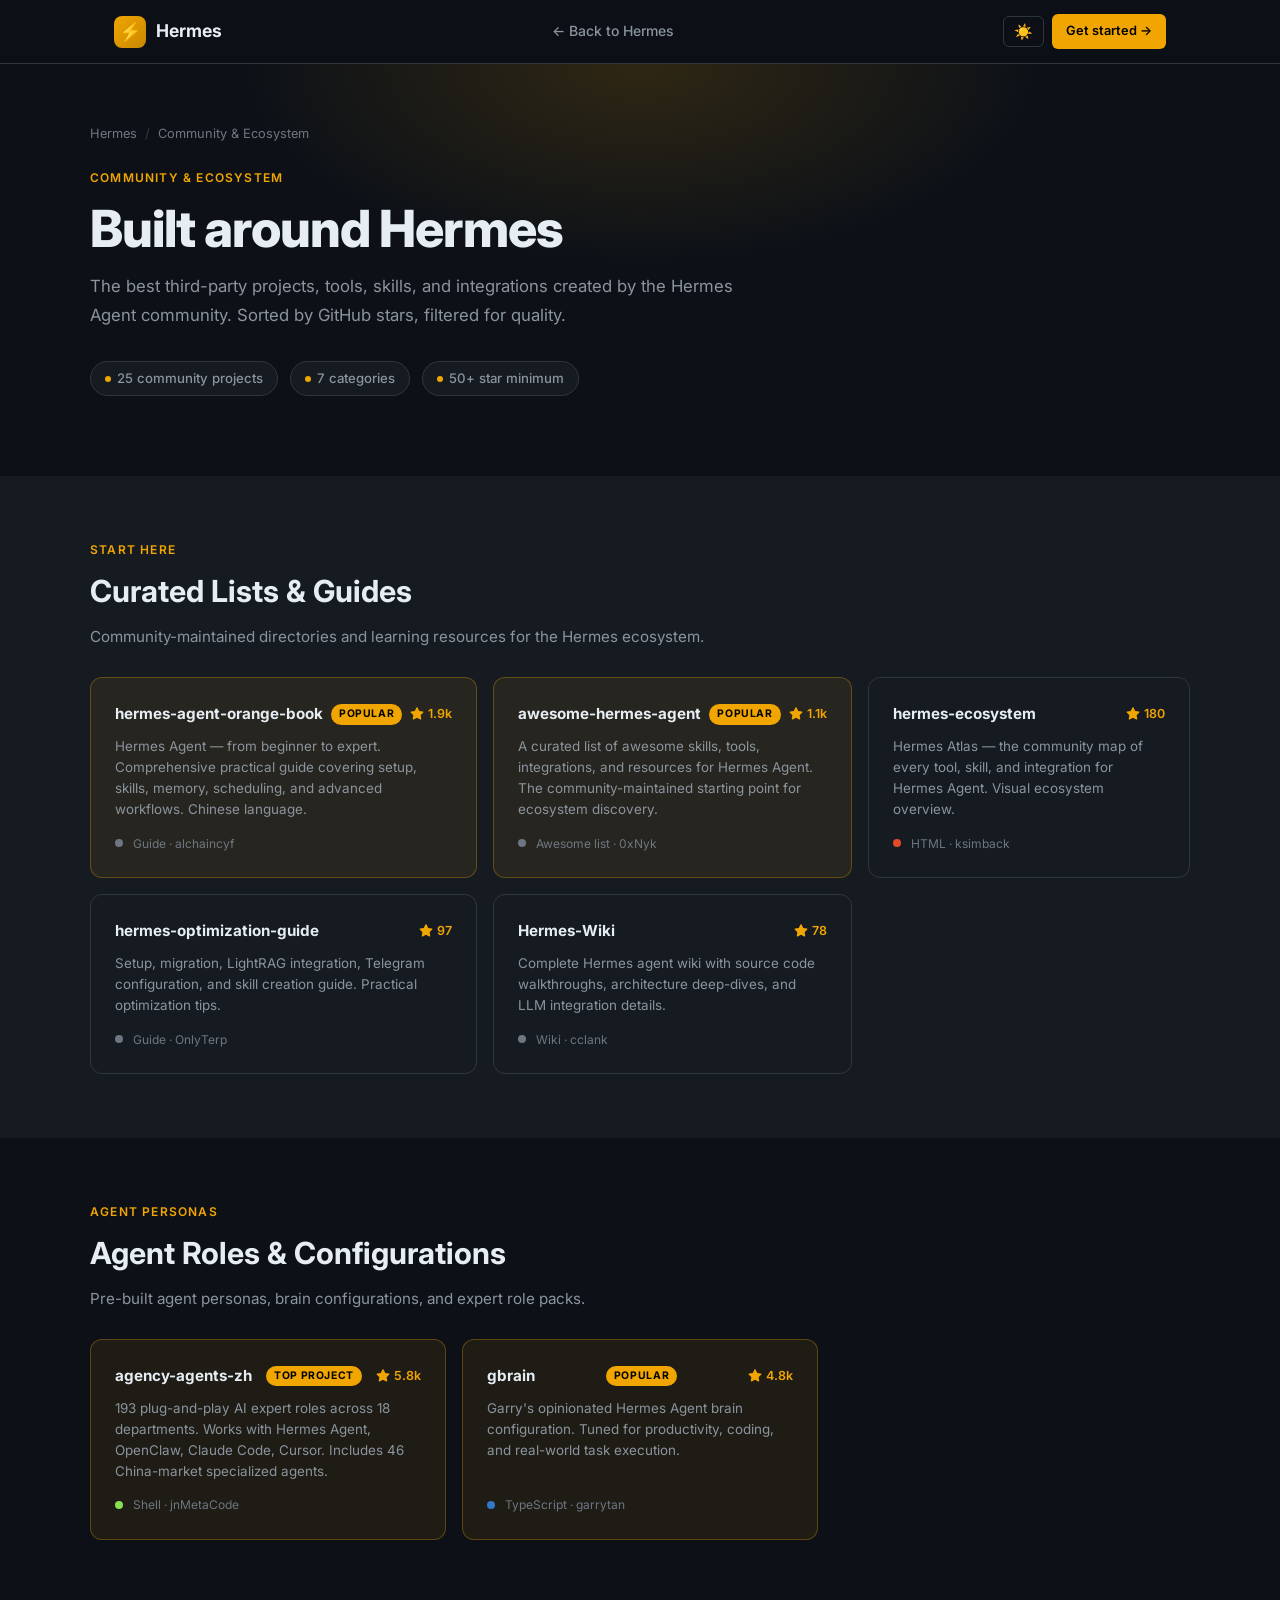
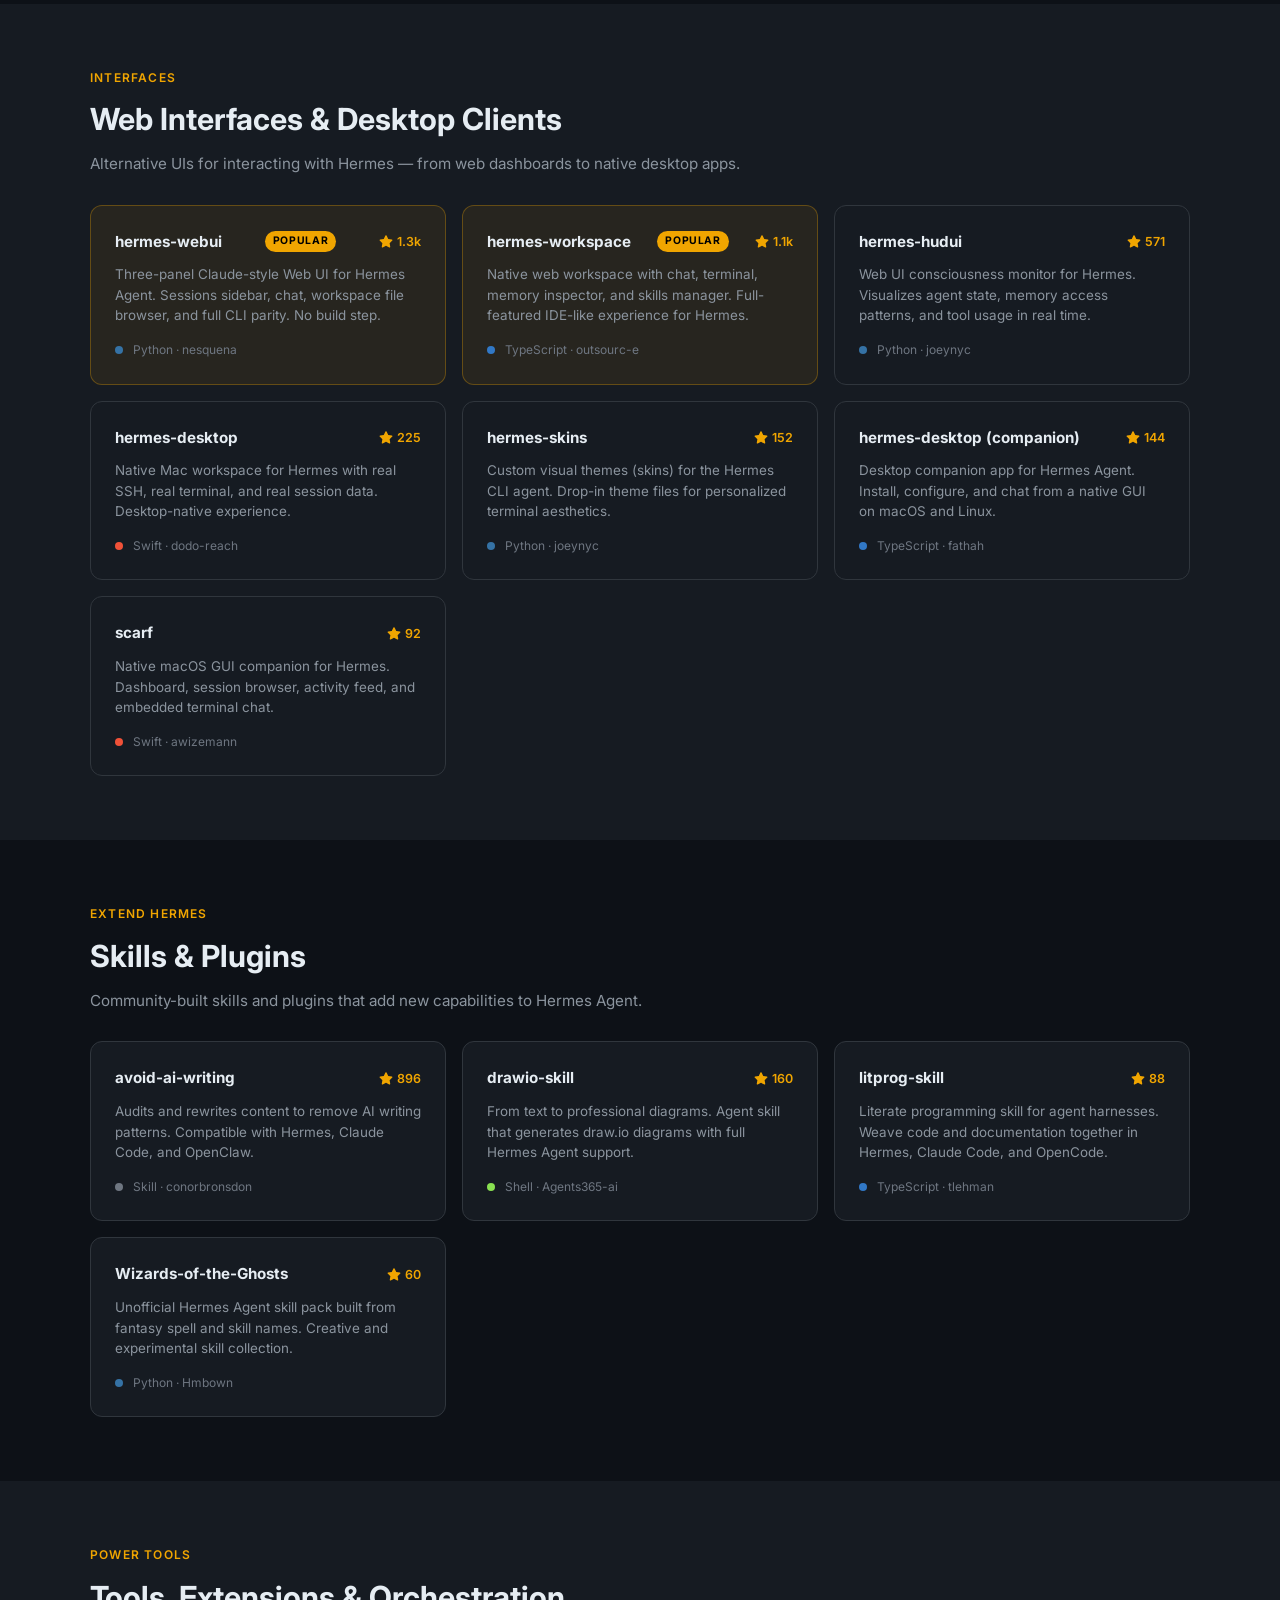
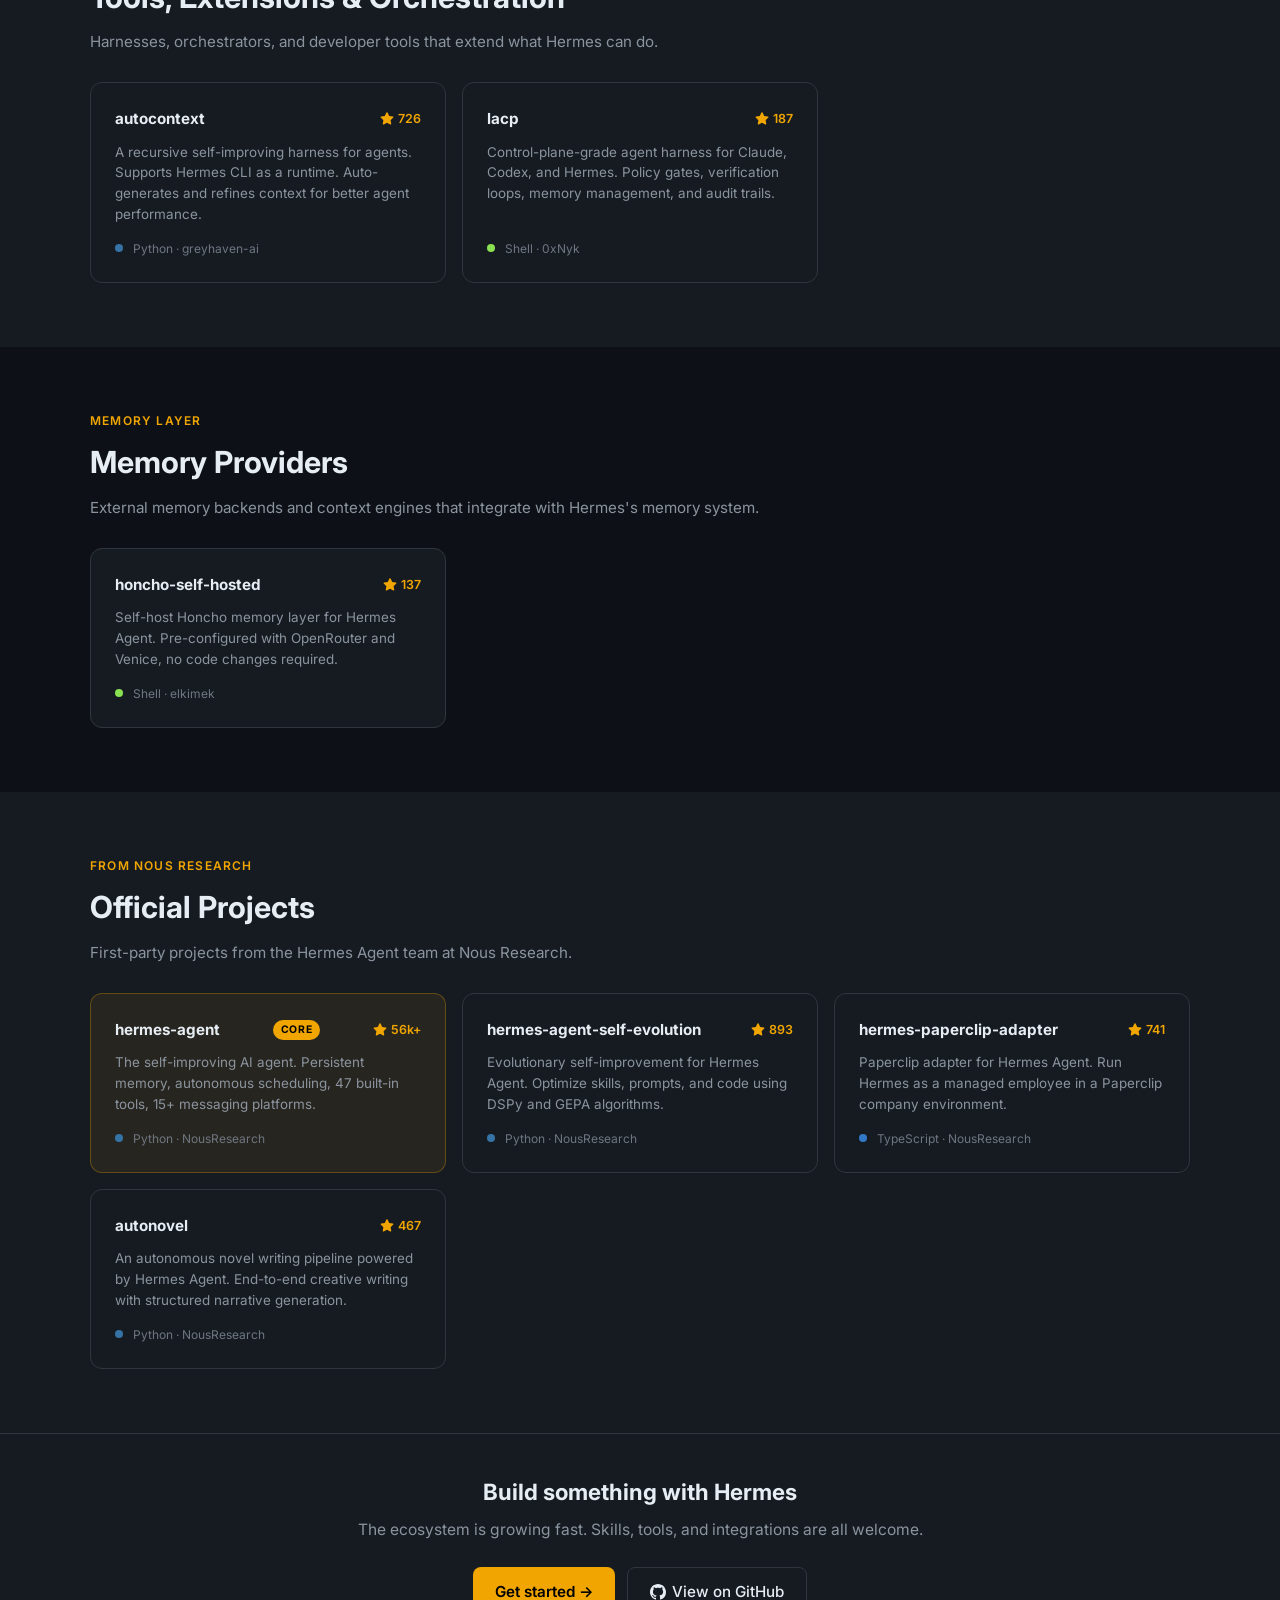
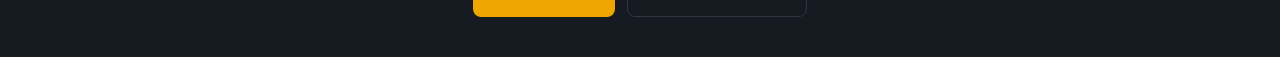
<file: community/index.html>
<!DOCTYPE html>
<html lang="en" data-theme="dark">
<head>
  <script>
    // Canonical URL: strip trailing index.html so links always show the clean path
    (function(){
      var p = window.location.pathname;
      if (p.endsWith('/index.html')) {
        var clean = p.slice(0, p.length - 'index.html'.length);
        window.history.replaceState(null, '', clean + window.location.search + window.location.hash);
      }
    })();
  </script>
  <meta charset="UTF-8" />
  <meta name="viewport" content="width=device-width, initial-scale=1.0" />
  <title>Hermes Ecosystem — Community Projects &amp; Tools</title>
  <meta name="description" content="The best third-party projects, tools, skills, and integrations built around Hermes Agent by the open-source community." />
  <meta property="og:title" content="Hermes Ecosystem — Community Projects & Tools" />
  <meta property="og:description" content="The best third-party projects, tools, skills, and integrations built around Hermes Agent." />
  <meta property="og:type" content="website" />
  <link rel="icon" href="data:image/svg+xml,<svg xmlns='http://www.w3.org/2000/svg' viewBox='0 0 100 100'><text y='.9em' font-size='90'>⚡</text></svg>" />
  <link rel="preconnect" href="https://fonts.googleapis.com" />
  <link rel="preconnect" href="https://fonts.gstatic.com" crossorigin />
  <link href="https://fonts.googleapis.com/css2?family=Inter:wght@300;400;500;600;700;800&family=JetBrains+Mono:wght@400;500&display=swap" rel="stylesheet" />
  <style>
    :root {
      --bg-primary: #0d1117;
      --bg-secondary: #161b22;
      --bg-tertiary: #21262d;
      --bg-card: #161b22;
      --bg-card-hover: #1c2128;
      --border: #30363d;
      --border-hover: #484f58;
      --text-primary: #e6edf3;
      --text-secondary: #8b949e;
      --text-muted: #6e7681;
      --accent: #f0a500;
      --accent-dim: #c88800;
      --accent-glow: rgba(240,165,0,0.15);
      --accent-subtle: rgba(240,165,0,0.08);
      --green: #3fb950;
      --red: #f85149;
      --blue: #58a6ff;
      --purple: #bc8cff;
      --nav-height: 64px;
      --radius: 8px;
      --radius-lg: 12px;
      --shadow: 0 1px 3px rgba(0,0,0,0.4),0 4px 16px rgba(0,0,0,0.3);
    }
    [data-theme="light"] {
      --bg-primary: #ffffff;
      --bg-secondary: #f6f8fa;
      --bg-tertiary: #eaeef2;
      --bg-card: #ffffff;
      --bg-card-hover: #f6f8fa;
      --border: #d0d7de;
      --border-hover: #9198a1;
      --text-primary: #1f2328;
      --text-secondary: #656d76;
      --text-muted: #9198a1;
      --accent: #c07800;
      --accent-dim: #a06000;
      --accent-glow: rgba(192,120,0,0.12);
      --accent-subtle: rgba(192,120,0,0.06);
      --green: #1a7f37;
      --red: #cf222e;
      --blue: #0969da;
      --purple: #7c3aed;
      --shadow: 0 1px 3px rgba(0,0,0,0.1),0 4px 16px rgba(0,0,0,0.06);
    }
    *,*::before,*::after{box-sizing:border-box;margin:0;padding:0}
    html{scroll-behavior:smooth;font-size:16px;overflow-x:hidden}
    body{font-family:'Inter',-apple-system,BlinkMacSystemFont,'Segoe UI',sans-serif;background:var(--bg-primary);color:var(--text-primary);line-height:1.6;transition:background 0.2s,color 0.2s;-webkit-font-smoothing:antialiased}
    a{color:var(--accent);text-decoration:none;transition:color 0.15s}
    a:hover{color:var(--accent-dim)}
    ::-webkit-scrollbar{width:6px;height:6px}
    ::-webkit-scrollbar-track{background:var(--bg-secondary)}
    ::-webkit-scrollbar-thumb{background:var(--border);border-radius:3px}

    /* Nav */
    #nav{position:fixed;top:0;left:0;right:0;height:var(--nav-height);background:rgba(13,17,23,0.92);backdrop-filter:blur(12px);-webkit-backdrop-filter:blur(12px);border-bottom:1px solid var(--border);z-index:1000}
    [data-theme="light"] #nav{background:rgba(255,255,255,0.92)}
    .nav-inner{max-width:1100px;margin:0 auto;padding:0 24px;height:100%;display:flex;align-items:center;justify-content:space-between;gap:16px}
    .nav-logo{display:flex;align-items:center;gap:10px;font-weight:700;font-size:1.1rem;color:var(--text-primary);text-decoration:none;flex-shrink:0}
    .nav-logo-icon{width:32px;height:32px;background:linear-gradient(135deg,var(--accent),var(--accent-dim));border-radius:8px;display:flex;align-items:center;justify-content:center;font-size:18px;line-height:1}
    .nav-back{display:flex;align-items:center;gap:6px;color:var(--text-secondary);font-size:0.875rem;font-weight:500;padding:6px 12px;border-radius:6px;transition:color 0.15s,background 0.15s;text-decoration:none}
    .nav-back:hover{color:var(--text-primary);background:var(--bg-tertiary)}
    .btn-theme{background:none;border:1px solid var(--border);color:var(--text-secondary);cursor:pointer;padding:7px 10px;border-radius:6px;font-size:15px;line-height:1;transition:border-color 0.15s,color 0.15s,background 0.15s}
    .btn-theme:hover{border-color:var(--border-hover);color:var(--text-primary);background:var(--bg-tertiary)}
    .hamburger{display:none;flex-direction:column;gap:5px;cursor:pointer;padding:6px;border:1px solid var(--border);border-radius:6px;background:none;transition:border-color 0.15s;flex-shrink:0}
    .hamburger:hover{border-color:var(--border-hover)}
    .hamburger span{display:block;width:20px;height:2px;background:var(--text-secondary);border-radius:2px;transition:transform 0.2s,opacity 0.2s}
    .hamburger.open span:nth-child(1){transform:translateY(7px) rotate(45deg)}
    .hamburger.open span:nth-child(2){opacity:0}
    .hamburger.open span:nth-child(3){transform:translateY(-7px) rotate(-45deg)}
    #community-mobile-menu{display:none;position:fixed;top:var(--nav-height);left:0;right:0;background:var(--bg-secondary);border-bottom:1px solid var(--border);padding:16px 24px;z-index:999;flex-direction:column;gap:4px}
    #community-mobile-menu.open{display:flex}
    #community-mobile-menu a{color:var(--text-secondary);font-size:0.95rem;font-weight:500;padding:10px 12px;border-radius:6px;transition:color 0.15s,background 0.15s;text-decoration:none}
    #community-mobile-menu a:hover{color:var(--text-primary);background:var(--bg-tertiary)}
    .btn-cta{background:var(--accent);color:#000;font-size:0.8rem;font-weight:600;padding:7px 14px;border-radius:6px;border:none;cursor:pointer;text-decoration:none;display:inline-block;transition:background 0.15s,transform 0.1s;white-space:nowrap}
    .btn-cta:hover{background:var(--accent-dim);color:#000;transform:translateY(-1px)}

    /* Layout */
    main{padding-top:var(--nav-height)}
    .hero{padding:60px 24px 48px;background:var(--bg-primary);position:relative;overflow:hidden}
    .hero::before{content:'';position:absolute;top:-200px;left:50%;transform:translateX(-50%);width:800px;height:400px;background:radial-gradient(ellipse at center,var(--accent-glow) 0%,transparent 70%);pointer-events:none}
    .container{max-width:1100px;margin:0 auto;position:relative}
    .section{padding:64px 24px}
    .section-alt{background:var(--bg-secondary)}

    /* Breadcrumb */
    .breadcrumb{display:flex;align-items:center;gap:8px;font-size:0.8rem;color:var(--text-muted);margin-bottom:24px;flex-wrap:wrap}
    .breadcrumb a{color:var(--text-muted)}
    .breadcrumb a:hover{color:var(--accent)}
    .breadcrumb-sep{opacity:0.4}

    /* Hero content */
    .page-label{font-size:0.75rem;font-weight:600;letter-spacing:0.1em;text-transform:uppercase;color:var(--accent);margin-bottom:12px}
    .page-title{font-size:clamp(2rem,5vw,3.2rem);font-weight:800;line-height:1.1;letter-spacing:-0.02em;margin-bottom:16px}
    .page-sub{font-size:1.05rem;color:var(--text-secondary);max-width:680px;line-height:1.7;margin-bottom:32px}

    /* Stats bar */
    .stats-bar{display:flex;flex-wrap:wrap;gap:12px;margin-bottom:32px}
    .stat-pill{display:inline-flex;align-items:center;gap:6px;background:var(--bg-secondary);border:1px solid var(--border);color:var(--text-secondary);font-size:0.825rem;font-weight:500;padding:6px 14px;border-radius:100px}
    .stat-pill .dot{width:6px;height:6px;background:var(--accent);border-radius:50%;flex-shrink:0}

    /* Category sections */
    .cat-label{font-size:0.75rem;font-weight:600;letter-spacing:0.1em;text-transform:uppercase;color:var(--accent);margin-bottom:8px}
    .cat-title{font-size:clamp(1.4rem,3vw,1.9rem);font-weight:700;margin-bottom:8px;color:var(--text-primary)}
    .cat-desc{font-size:0.95rem;color:var(--text-secondary);max-width:680px;line-height:1.65;margin-bottom:28px}

    /* Project cards */
    .project-grid{display:grid;grid-template-columns:repeat(3,1fr);gap:16px;margin-bottom:0}
    .project-card{background:var(--bg-card);border:1px solid var(--border);border-radius:var(--radius-lg);padding:24px;display:flex;flex-direction:column;gap:10px;transition:border-color 0.2s,transform 0.15s,background 0.2s;text-decoration:none;color:inherit}
    .project-card:hover{border-color:var(--accent);transform:translateY(-3px);background:var(--bg-card-hover);color:inherit}
    .project-header{display:flex;align-items:center;justify-content:space-between;gap:8px}
    .project-name{font-size:0.95rem;font-weight:700;color:var(--text-primary);overflow:hidden;text-overflow:ellipsis;white-space:nowrap}
    .project-stars{display:inline-flex;align-items:center;gap:4px;font-size:0.78rem;font-weight:600;color:var(--accent);white-space:nowrap;flex-shrink:0}
    .project-stars svg{width:14px;height:14px;fill:var(--accent)}
    .project-desc{font-size:0.84rem;color:var(--text-secondary);line-height:1.55;flex:1}
    .project-meta{display:flex;align-items:center;gap:10px;font-size:0.75rem;color:var(--text-muted);margin-top:auto;padding-top:4px}
    .lang-dot{width:8px;height:8px;border-radius:50%;flex-shrink:0}
    .lang-python{background:#3572A5}
    .lang-ts{background:#3178c6}
    .lang-js{background:#f1e05a}
    .lang-swift{background:#F05138}
    .lang-shell{background:#89e051}
    .lang-html{background:#e34c26}
    .lang-go{background:#00ADD8}
    .lang-rust{background:#dea584}
    .lang-makefile{background:#427819}
    .lang-docs{background:var(--text-muted)}

    /* Featured card (wider) */
    .project-card.featured{border-color:rgba(240,165,0,0.3);background:var(--accent-subtle)}
    .project-card.featured:hover{border-color:var(--accent)}
    .featured-badge{font-size:0.65rem;font-weight:700;letter-spacing:0.06em;text-transform:uppercase;background:var(--accent);color:#000;padding:2px 8px;border-radius:100px;flex-shrink:0}

    /* CTA footer */
    .cta-strip{background:var(--bg-secondary);border-top:1px solid var(--border);padding:40px 24px;text-align:center}
    .cta-strip h2{font-size:1.4rem;font-weight:700;margin-bottom:8px}
    .cta-strip p{color:var(--text-secondary);margin-bottom:24px;font-size:0.975rem}
    .cta-btns{display:flex;gap:12px;justify-content:center;flex-wrap:wrap}
    .btn-primary{display:inline-flex;align-items:center;gap:6px;background:var(--accent);color:#000;font-weight:600;font-size:0.95rem;padding:12px 22px;border-radius:8px;transition:background 0.15s,transform 0.1s}
    .btn-primary:hover{background:var(--accent-dim);color:#000;transform:translateY(-1px)}
    .btn-secondary{display:inline-flex;align-items:center;gap:6px;background:var(--bg-card);border:1px solid var(--border);color:var(--text-primary);font-weight:500;font-size:0.95rem;padding:12px 22px;border-radius:8px;transition:border-color 0.15s,background 0.15s}
    .btn-secondary:hover{border-color:var(--border-hover);background:var(--bg-card-hover);color:var(--text-primary)}

    /* Responsive */
    @media(max-width:900px){.project-grid{grid-template-columns:repeat(2,1fr)}}
    @media(max-width:640px){
      .project-grid{grid-template-columns:1fr}
      .nav-back span{display:none}
      .btn-cta{display:none}
      .hamburger{display:flex}
      .nav-inner{gap:8px}
      .hero{padding:48px 16px 36px}
      .section{padding:48px 16px}
    }
  </style>
</head>
<body>

<nav id="nav">
  <div class="nav-inner">
    <a href="../index.html" class="nav-logo">
      <div class="nav-logo-icon">&#9889;</div>
      Hermes
    </a>
    <a href="../index.html#resources" class="nav-back"><span>&larr; Back to Hermes</span></a>
    <div style="display:flex;align-items:center;gap:8px;flex-shrink:0">
      <button class="btn-theme" id="theme-toggle" aria-label="Toggle theme">🌙</button>
      <a href="https://hermes-agent.nousresearch.com/docs/getting-started/installation" class="btn-cta" target="_blank" rel="noopener">Get started &rarr;</a>
    </div>
    <button class="hamburger" id="community-hamburger" aria-label="Open menu">
      <span></span><span></span><span></span>
    </button>
  </div>
</nav>

<div id="community-mobile-menu">
  <a href="../index.html">⚡ Hermes Home</a>
  <a href="../index.html#why">Why Hermes</a>
  <a href="../index.html#features">Features</a>
  <a href="../index.html#compare">Compare</a>
  <a href="../index.html#install">Install</a>
  <a href="../index.html#resources">Resources</a>
  <a href="../eli5/" style="color:var(--accent)">🧠 ELI5 — What is Hermes?</a>
  <a href="../models/" style="color:var(--accent)">🤖 Best Models 2026</a>
  <a href="../index.html#resources" style="color:var(--accent)">🌎 Community &amp; Ecosystem</a>
  <a href="https://hermes-agent.nousresearch.com/docs/getting-started/installation" target="_blank" rel="noopener" style="color:var(--accent);margin-top:4px">Get started →</a>
</div>

<main>
  <div class="hero">
    <div class="container">
      <nav class="breadcrumb" aria-label="Breadcrumb">
        <a href="../index.html">Hermes</a>
        <span class="breadcrumb-sep">/</span>
        <span>Community &amp; Ecosystem</span>
      </nav>

      <div class="page-label">Community &amp; Ecosystem</div>
      <h1 class="page-title">Built around Hermes</h1>
      <p class="page-sub">The best third-party projects, tools, skills, and integrations created by the Hermes Agent community. Sorted by GitHub stars, filtered for quality.</p>

      <div class="stats-bar">
        <span class="stat-pill"><span class="dot"></span>25 community projects</span>
        <span class="stat-pill"><span class="dot"></span>7 categories</span>
        <span class="stat-pill"><span class="dot"></span>50+ star minimum</span>
      </div>
    </div>
  </div>

  <!-- ===== CURATED LISTS & GUIDES ===== -->
  <div class="section section-alt">
    <div class="container">
      <p class="cat-label">Start here</p>
      <h2 class="cat-title">Curated Lists &amp; Guides</h2>
      <p class="cat-desc">Community-maintained directories and learning resources for the Hermes ecosystem.</p>
      <div class="project-grid">

        <a href="https://github.com/alchaincyf/hermes-agent-orange-book" target="_blank" rel="noopener" class="project-card featured">
          <div class="project-header">
            <div class="project-name">hermes-agent-orange-book</div>
            <span class="featured-badge">Popular</span>
            <span class="project-stars"><svg viewBox="0 0 16 16"><path d="M8 .25a.75.75 0 0 1 .673.418l1.882 3.815 4.21.612a.75.75 0 0 1 .416 1.279l-3.046 2.97.719 4.192a.75.75 0 0 1-1.088.791L8 12.347l-3.766 1.98a.75.75 0 0 1-1.088-.79l.72-4.194L.818 6.374a.75.75 0 0 1 .416-1.28l4.21-.611L7.327.668A.75.75 0 0 1 8 .25z"/></svg>1.9k</span>
          </div>
          <div class="project-desc">Hermes Agent &mdash; from beginner to expert. Comprehensive practical guide covering setup, skills, memory, scheduling, and advanced workflows. Chinese language.</div>
          <div class="project-meta"><span class="lang-dot lang-docs"></span> Guide &middot; alchaincyf</div>
        </a>

        <a href="https://github.com/0xNyk/awesome-hermes-agent" target="_blank" rel="noopener" class="project-card featured">
          <div class="project-header">
            <div class="project-name">awesome-hermes-agent</div>
            <span class="featured-badge">Popular</span>
            <span class="project-stars"><svg viewBox="0 0 16 16"><path d="M8 .25a.75.75 0 0 1 .673.418l1.882 3.815 4.21.612a.75.75 0 0 1 .416 1.279l-3.046 2.97.719 4.192a.75.75 0 0 1-1.088.791L8 12.347l-3.766 1.98a.75.75 0 0 1-1.088-.79l.72-4.194L.818 6.374a.75.75 0 0 1 .416-1.28l4.21-.611L7.327.668A.75.75 0 0 1 8 .25z"/></svg>1.1k</span>
          </div>
          <div class="project-desc">A curated list of awesome skills, tools, integrations, and resources for Hermes Agent. The community-maintained starting point for ecosystem discovery.</div>
          <div class="project-meta"><span class="lang-dot lang-docs"></span> Awesome list &middot; 0xNyk</div>
        </a>

        <a href="https://github.com/ksimback/hermes-ecosystem" target="_blank" rel="noopener" class="project-card">
          <div class="project-header">
            <div class="project-name">hermes-ecosystem</div>
            <span class="project-stars"><svg viewBox="0 0 16 16"><path d="M8 .25a.75.75 0 0 1 .673.418l1.882 3.815 4.21.612a.75.75 0 0 1 .416 1.279l-3.046 2.97.719 4.192a.75.75 0 0 1-1.088.791L8 12.347l-3.766 1.98a.75.75 0 0 1-1.088-.79l.72-4.194L.818 6.374a.75.75 0 0 1 .416-1.28l4.21-.611L7.327.668A.75.75 0 0 1 8 .25z"/></svg>180</span>
          </div>
          <div class="project-desc">Hermes Atlas &mdash; the community map of every tool, skill, and integration for Hermes Agent. Visual ecosystem overview.</div>
          <div class="project-meta"><span class="lang-dot lang-html"></span> HTML &middot; ksimback</div>
        </a>

        <a href="https://github.com/OnlyTerp/hermes-optimization-guide" target="_blank" rel="noopener" class="project-card">
          <div class="project-header">
            <div class="project-name">hermes-optimization-guide</div>
            <span class="project-stars"><svg viewBox="0 0 16 16"><path d="M8 .25a.75.75 0 0 1 .673.418l1.882 3.815 4.21.612a.75.75 0 0 1 .416 1.279l-3.046 2.97.719 4.192a.75.75 0 0 1-1.088.791L8 12.347l-3.766 1.98a.75.75 0 0 1-1.088-.79l.72-4.194L.818 6.374a.75.75 0 0 1 .416-1.28l4.21-.611L7.327.668A.75.75 0 0 1 8 .25z"/></svg>97</span>
          </div>
          <div class="project-desc">Setup, migration, LightRAG integration, Telegram configuration, and skill creation guide. Practical optimization tips.</div>
          <div class="project-meta"><span class="lang-dot lang-docs"></span> Guide &middot; OnlyTerp</div>
        </a>

        <a href="https://github.com/cclank/Hermes-Wiki" target="_blank" rel="noopener" class="project-card">
          <div class="project-header">
            <div class="project-name">Hermes-Wiki</div>
            <span class="project-stars"><svg viewBox="0 0 16 16"><path d="M8 .25a.75.75 0 0 1 .673.418l1.882 3.815 4.21.612a.75.75 0 0 1 .416 1.279l-3.046 2.97.719 4.192a.75.75 0 0 1-1.088.791L8 12.347l-3.766 1.98a.75.75 0 0 1-1.088-.79l.72-4.194L.818 6.374a.75.75 0 0 1 .416-1.28l4.21-.611L7.327.668A.75.75 0 0 1 8 .25z"/></svg>78</span>
          </div>
          <div class="project-desc">Complete Hermes agent wiki with source code walkthroughs, architecture deep-dives, and LLM integration details.</div>
          <div class="project-meta"><span class="lang-dot lang-docs"></span> Wiki &middot; cclank</div>
        </a>

      </div>
    </div>
  </div>

  <!-- ===== AGENT ROLES & CONFIGS ===== -->
  <div class="section">
    <div class="container">
      <p class="cat-label">Agent personas</p>
      <h2 class="cat-title">Agent Roles &amp; Configurations</h2>
      <p class="cat-desc">Pre-built agent personas, brain configurations, and expert role packs.</p>
      <div class="project-grid">

        <a href="https://github.com/jnMetaCode/agency-agents-zh" target="_blank" rel="noopener" class="project-card featured">
          <div class="project-header">
            <div class="project-name">agency-agents-zh</div>
            <span class="featured-badge">Top project</span>
            <span class="project-stars"><svg viewBox="0 0 16 16"><path d="M8 .25a.75.75 0 0 1 .673.418l1.882 3.815 4.21.612a.75.75 0 0 1 .416 1.279l-3.046 2.97.719 4.192a.75.75 0 0 1-1.088.791L8 12.347l-3.766 1.98a.75.75 0 0 1-1.088-.79l.72-4.194L.818 6.374a.75.75 0 0 1 .416-1.28l4.21-.611L7.327.668A.75.75 0 0 1 8 .25z"/></svg>5.8k</span>
          </div>
          <div class="project-desc">193 plug-and-play AI expert roles across 18 departments. Works with Hermes Agent, OpenClaw, Claude Code, Cursor. Includes 46 China-market specialized agents.</div>
          <div class="project-meta"><span class="lang-dot lang-shell"></span> Shell &middot; jnMetaCode</div>
        </a>

        <a href="https://github.com/garrytan/gbrain" target="_blank" rel="noopener" class="project-card featured">
          <div class="project-header">
            <div class="project-name">gbrain</div>
            <span class="featured-badge">Popular</span>
            <span class="project-stars"><svg viewBox="0 0 16 16"><path d="M8 .25a.75.75 0 0 1 .673.418l1.882 3.815 4.21.612a.75.75 0 0 1 .416 1.279l-3.046 2.97.719 4.192a.75.75 0 0 1-1.088.791L8 12.347l-3.766 1.98a.75.75 0 0 1-1.088-.79l.72-4.194L.818 6.374a.75.75 0 0 1 .416-1.28l4.21-.611L7.327.668A.75.75 0 0 1 8 .25z"/></svg>4.8k</span>
          </div>
          <div class="project-desc">Garry's opinionated Hermes Agent brain configuration. Tuned for productivity, coding, and real-world task execution.</div>
          <div class="project-meta"><span class="lang-dot lang-ts"></span> TypeScript &middot; garrytan</div>
        </a>

      </div>
    </div>
  </div>

  <!-- ===== WEB INTERFACES & DESKTOP ===== -->
  <div class="section section-alt">
    <div class="container">
      <p class="cat-label">Interfaces</p>
      <h2 class="cat-title">Web Interfaces &amp; Desktop Clients</h2>
      <p class="cat-desc">Alternative UIs for interacting with Hermes &mdash; from web dashboards to native desktop apps.</p>
      <div class="project-grid">

        <a href="https://github.com/nesquena/hermes-webui" target="_blank" rel="noopener" class="project-card featured">
          <div class="project-header">
            <div class="project-name">hermes-webui</div>
            <span class="featured-badge">Popular</span>
            <span class="project-stars"><svg viewBox="0 0 16 16"><path d="M8 .25a.75.75 0 0 1 .673.418l1.882 3.815 4.21.612a.75.75 0 0 1 .416 1.279l-3.046 2.97.719 4.192a.75.75 0 0 1-1.088.791L8 12.347l-3.766 1.98a.75.75 0 0 1-1.088-.79l.72-4.194L.818 6.374a.75.75 0 0 1 .416-1.28l4.21-.611L7.327.668A.75.75 0 0 1 8 .25z"/></svg>1.3k</span>
          </div>
          <div class="project-desc">Three-panel Claude-style Web UI for Hermes Agent. Sessions sidebar, chat, workspace file browser, and full CLI parity. No build step.</div>
          <div class="project-meta"><span class="lang-dot lang-python"></span> Python &middot; nesquena</div>
        </a>

        <a href="https://github.com/outsourc-e/hermes-workspace" target="_blank" rel="noopener" class="project-card featured">
          <div class="project-header">
            <div class="project-name">hermes-workspace</div>
            <span class="featured-badge">Popular</span>
            <span class="project-stars"><svg viewBox="0 0 16 16"><path d="M8 .25a.75.75 0 0 1 .673.418l1.882 3.815 4.21.612a.75.75 0 0 1 .416 1.279l-3.046 2.97.719 4.192a.75.75 0 0 1-1.088.791L8 12.347l-3.766 1.98a.75.75 0 0 1-1.088-.79l.72-4.194L.818 6.374a.75.75 0 0 1 .416-1.28l4.21-.611L7.327.668A.75.75 0 0 1 8 .25z"/></svg>1.1k</span>
          </div>
          <div class="project-desc">Native web workspace with chat, terminal, memory inspector, and skills manager. Full-featured IDE-like experience for Hermes.</div>
          <div class="project-meta"><span class="lang-dot lang-ts"></span> TypeScript &middot; outsourc-e</div>
        </a>

        <a href="https://github.com/joeynyc/hermes-hudui" target="_blank" rel="noopener" class="project-card">
          <div class="project-header">
            <div class="project-name">hermes-hudui</div>
            <span class="project-stars"><svg viewBox="0 0 16 16"><path d="M8 .25a.75.75 0 0 1 .673.418l1.882 3.815 4.21.612a.75.75 0 0 1 .416 1.279l-3.046 2.97.719 4.192a.75.75 0 0 1-1.088.791L8 12.347l-3.766 1.98a.75.75 0 0 1-1.088-.79l.72-4.194L.818 6.374a.75.75 0 0 1 .416-1.28l4.21-.611L7.327.668A.75.75 0 0 1 8 .25z"/></svg>571</span>
          </div>
          <div class="project-desc">Web UI consciousness monitor for Hermes. Visualizes agent state, memory access patterns, and tool usage in real time.</div>
          <div class="project-meta"><span class="lang-dot lang-python"></span> Python &middot; joeynyc</div>
        </a>

        <a href="https://github.com/dodo-reach/hermes-desktop" target="_blank" rel="noopener" class="project-card">
          <div class="project-header">
            <div class="project-name">hermes-desktop</div>
            <span class="project-stars"><svg viewBox="0 0 16 16"><path d="M8 .25a.75.75 0 0 1 .673.418l1.882 3.815 4.21.612a.75.75 0 0 1 .416 1.279l-3.046 2.97.719 4.192a.75.75 0 0 1-1.088.791L8 12.347l-3.766 1.98a.75.75 0 0 1-1.088-.79l.72-4.194L.818 6.374a.75.75 0 0 1 .416-1.28l4.21-.611L7.327.668A.75.75 0 0 1 8 .25z"/></svg>225</span>
          </div>
          <div class="project-desc">Native Mac workspace for Hermes with real SSH, real terminal, and real session data. Desktop-native experience.</div>
          <div class="project-meta"><span class="lang-dot lang-swift"></span> Swift &middot; dodo-reach</div>
        </a>

        <a href="https://github.com/joeynyc/hermes-skins" target="_blank" rel="noopener" class="project-card">
          <div class="project-header">
            <div class="project-name">hermes-skins</div>
            <span class="project-stars"><svg viewBox="0 0 16 16"><path d="M8 .25a.75.75 0 0 1 .673.418l1.882 3.815 4.21.612a.75.75 0 0 1 .416 1.279l-3.046 2.97.719 4.192a.75.75 0 0 1-1.088.791L8 12.347l-3.766 1.98a.75.75 0 0 1-1.088-.79l.72-4.194L.818 6.374a.75.75 0 0 1 .416-1.28l4.21-.611L7.327.668A.75.75 0 0 1 8 .25z"/></svg>152</span>
          </div>
          <div class="project-desc">Custom visual themes (skins) for the Hermes CLI agent. Drop-in theme files for personalized terminal aesthetics.</div>
          <div class="project-meta"><span class="lang-dot lang-python"></span> Python &middot; joeynyc</div>
        </a>

        <a href="https://github.com/fathah/hermes-desktop" target="_blank" rel="noopener" class="project-card">
          <div class="project-header">
            <div class="project-name">hermes-desktop (companion)</div>
            <span class="project-stars"><svg viewBox="0 0 16 16"><path d="M8 .25a.75.75 0 0 1 .673.418l1.882 3.815 4.21.612a.75.75 0 0 1 .416 1.279l-3.046 2.97.719 4.192a.75.75 0 0 1-1.088.791L8 12.347l-3.766 1.98a.75.75 0 0 1-1.088-.79l.72-4.194L.818 6.374a.75.75 0 0 1 .416-1.28l4.21-.611L7.327.668A.75.75 0 0 1 8 .25z"/></svg>144</span>
          </div>
          <div class="project-desc">Desktop companion app for Hermes Agent. Install, configure, and chat from a native GUI on macOS and Linux.</div>
          <div class="project-meta"><span class="lang-dot lang-ts"></span> TypeScript &middot; fathah</div>
        </a>

        <a href="https://github.com/awizemann/scarf" target="_blank" rel="noopener" class="project-card">
          <div class="project-header">
            <div class="project-name">scarf</div>
            <span class="project-stars"><svg viewBox="0 0 16 16"><path d="M8 .25a.75.75 0 0 1 .673.418l1.882 3.815 4.21.612a.75.75 0 0 1 .416 1.279l-3.046 2.97.719 4.192a.75.75 0 0 1-1.088.791L8 12.347l-3.766 1.98a.75.75 0 0 1-1.088-.79l.72-4.194L.818 6.374a.75.75 0 0 1 .416-1.28l4.21-.611L7.327.668A.75.75 0 0 1 8 .25z"/></svg>92</span>
          </div>
          <div class="project-desc">Native macOS GUI companion for Hermes. Dashboard, session browser, activity feed, and embedded terminal chat.</div>
          <div class="project-meta"><span class="lang-dot lang-swift"></span> Swift &middot; awizemann</div>
        </a>

      </div>
    </div>
  </div>

  <!-- ===== SKILLS & PLUGINS ===== -->
  <div class="section">
    <div class="container">
      <p class="cat-label">Extend Hermes</p>
      <h2 class="cat-title">Skills &amp; Plugins</h2>
      <p class="cat-desc">Community-built skills and plugins that add new capabilities to Hermes Agent.</p>
      <div class="project-grid">

        <a href="https://github.com/conorbronsdon/avoid-ai-writing" target="_blank" rel="noopener" class="project-card">
          <div class="project-header">
            <div class="project-name">avoid-ai-writing</div>
            <span class="project-stars"><svg viewBox="0 0 16 16"><path d="M8 .25a.75.75 0 0 1 .673.418l1.882 3.815 4.21.612a.75.75 0 0 1 .416 1.279l-3.046 2.97.719 4.192a.75.75 0 0 1-1.088.791L8 12.347l-3.766 1.98a.75.75 0 0 1-1.088-.79l.72-4.194L.818 6.374a.75.75 0 0 1 .416-1.28l4.21-.611L7.327.668A.75.75 0 0 1 8 .25z"/></svg>896</span>
          </div>
          <div class="project-desc">Audits and rewrites content to remove AI writing patterns. Compatible with Hermes, Claude Code, and OpenClaw.</div>
          <div class="project-meta"><span class="lang-dot lang-docs"></span> Skill &middot; conorbronsdon</div>
        </a>

        <a href="https://github.com/Agents365-ai/drawio-skill" target="_blank" rel="noopener" class="project-card">
          <div class="project-header">
            <div class="project-name">drawio-skill</div>
            <span class="project-stars"><svg viewBox="0 0 16 16"><path d="M8 .25a.75.75 0 0 1 .673.418l1.882 3.815 4.21.612a.75.75 0 0 1 .416 1.279l-3.046 2.97.719 4.192a.75.75 0 0 1-1.088.791L8 12.347l-3.766 1.98a.75.75 0 0 1-1.088-.79l.72-4.194L.818 6.374a.75.75 0 0 1 .416-1.28l4.21-.611L7.327.668A.75.75 0 0 1 8 .25z"/></svg>160</span>
          </div>
          <div class="project-desc">From text to professional diagrams. Agent skill that generates draw.io diagrams with full Hermes Agent support.</div>
          <div class="project-meta"><span class="lang-dot lang-shell"></span> Shell &middot; Agents365-ai</div>
        </a>

        <a href="https://github.com/tlehman/litprog-skill" target="_blank" rel="noopener" class="project-card">
          <div class="project-header">
            <div class="project-name">litprog-skill</div>
            <span class="project-stars"><svg viewBox="0 0 16 16"><path d="M8 .25a.75.75 0 0 1 .673.418l1.882 3.815 4.21.612a.75.75 0 0 1 .416 1.279l-3.046 2.97.719 4.192a.75.75 0 0 1-1.088.791L8 12.347l-3.766 1.98a.75.75 0 0 1-1.088-.79l.72-4.194L.818 6.374a.75.75 0 0 1 .416-1.28l4.21-.611L7.327.668A.75.75 0 0 1 8 .25z"/></svg>88</span>
          </div>
          <div class="project-desc">Literate programming skill for agent harnesses. Weave code and documentation together in Hermes, Claude Code, and OpenCode.</div>
          <div class="project-meta"><span class="lang-dot lang-ts"></span> TypeScript &middot; tlehman</div>
        </a>

        <a href="https://github.com/Hmbown/Wizards-of-the-Ghosts" target="_blank" rel="noopener" class="project-card">
          <div class="project-header">
            <div class="project-name">Wizards-of-the-Ghosts</div>
            <span class="project-stars"><svg viewBox="0 0 16 16"><path d="M8 .25a.75.75 0 0 1 .673.418l1.882 3.815 4.21.612a.75.75 0 0 1 .416 1.279l-3.046 2.97.719 4.192a.75.75 0 0 1-1.088.791L8 12.347l-3.766 1.98a.75.75 0 0 1-1.088-.79l.72-4.194L.818 6.374a.75.75 0 0 1 .416-1.28l4.21-.611L7.327.668A.75.75 0 0 1 8 .25z"/></svg>60</span>
          </div>
          <div class="project-desc">Unofficial Hermes Agent skill pack built from fantasy spell and skill names. Creative and experimental skill collection.</div>
          <div class="project-meta"><span class="lang-dot lang-python"></span> Python &middot; Hmbown</div>
        </a>

      </div>
    </div>
  </div>

  <!-- ===== TOOLS & EXTENSIONS ===== -->
  <div class="section section-alt">
    <div class="container">
      <p class="cat-label">Power tools</p>
      <h2 class="cat-title">Tools, Extensions &amp; Orchestration</h2>
      <p class="cat-desc">Harnesses, orchestrators, and developer tools that extend what Hermes can do.</p>
      <div class="project-grid">

        <a href="https://github.com/greyhaven-ai/autocontext" target="_blank" rel="noopener" class="project-card">
          <div class="project-header">
            <div class="project-name">autocontext</div>
            <span class="project-stars"><svg viewBox="0 0 16 16"><path d="M8 .25a.75.75 0 0 1 .673.418l1.882 3.815 4.21.612a.75.75 0 0 1 .416 1.279l-3.046 2.97.719 4.192a.75.75 0 0 1-1.088.791L8 12.347l-3.766 1.98a.75.75 0 0 1-1.088-.79l.72-4.194L.818 6.374a.75.75 0 0 1 .416-1.28l4.21-.611L7.327.668A.75.75 0 0 1 8 .25z"/></svg>726</span>
          </div>
          <div class="project-desc">A recursive self-improving harness for agents. Supports Hermes CLI as a runtime. Auto-generates and refines context for better agent performance.</div>
          <div class="project-meta"><span class="lang-dot lang-python"></span> Python &middot; greyhaven-ai</div>
        </a>


        <a href="https://github.com/0xNyk/lacp" target="_blank" rel="noopener" class="project-card">
          <div class="project-header">
            <div class="project-name">lacp</div>
            <span class="project-stars"><svg viewBox="0 0 16 16"><path d="M8 .25a.75.75 0 0 1 .673.418l1.882 3.815 4.21.612a.75.75 0 0 1 .416 1.279l-3.046 2.97.719 4.192a.75.75 0 0 1-1.088.791L8 12.347l-3.766 1.98a.75.75 0 0 1-1.088-.79l.72-4.194L.818 6.374a.75.75 0 0 1 .416-1.28l4.21-.611L7.327.668A.75.75 0 0 1 8 .25z"/></svg>187</span>
          </div>
          <div class="project-desc">Control-plane-grade agent harness for Claude, Codex, and Hermes. Policy gates, verification loops, memory management, and audit trails.</div>
          <div class="project-meta"><span class="lang-dot lang-shell"></span> Shell &middot; 0xNyk</div>
        </a>

      </div>
    </div>
  </div>

  <!-- ===== MEMORY PROVIDERS ===== -->
  <div class="section">
    <div class="container">
      <p class="cat-label">Memory layer</p>
      <h2 class="cat-title">Memory Providers</h2>
      <p class="cat-desc">External memory backends and context engines that integrate with Hermes's memory system.</p>
      <div class="project-grid">

        <a href="https://github.com/elkimek/honcho-self-hosted" target="_blank" rel="noopener" class="project-card">
          <div class="project-header">
            <div class="project-name">honcho-self-hosted</div>
            <span class="project-stars"><svg viewBox="0 0 16 16"><path d="M8 .25a.75.75 0 0 1 .673.418l1.882 3.815 4.21.612a.75.75 0 0 1 .416 1.279l-3.046 2.97.719 4.192a.75.75 0 0 1-1.088.791L8 12.347l-3.766 1.98a.75.75 0 0 1-1.088-.79l.72-4.194L.818 6.374a.75.75 0 0 1 .416-1.28l4.21-.611L7.327.668A.75.75 0 0 1 8 .25z"/></svg>137</span>
          </div>
          <div class="project-desc">Self-host Honcho memory layer for Hermes Agent. Pre-configured with OpenRouter and Venice, no code changes required.</div>
          <div class="project-meta"><span class="lang-dot lang-shell"></span> Shell &middot; elkimek</div>
        </a>


      </div>
    </div>
  </div>

  <!-- ===== OFFICIAL NOUS RESEARCH ===== -->
  <div class="section section-alt">
    <div class="container">
      <p class="cat-label">From Nous Research</p>
      <h2 class="cat-title">Official Projects</h2>
      <p class="cat-desc">First-party projects from the Hermes Agent team at Nous Research.</p>
      <div class="project-grid">

        <a href="https://github.com/NousResearch/hermes-agent" target="_blank" rel="noopener" class="project-card featured">
          <div class="project-header">
            <div class="project-name">hermes-agent</div>
            <span class="featured-badge">Core</span>
            <span class="project-stars"><svg viewBox="0 0 16 16"><path d="M8 .25a.75.75 0 0 1 .673.418l1.882 3.815 4.21.612a.75.75 0 0 1 .416 1.279l-3.046 2.97.719 4.192a.75.75 0 0 1-1.088.791L8 12.347l-3.766 1.98a.75.75 0 0 1-1.088-.79l.72-4.194L.818 6.374a.75.75 0 0 1 .416-1.28l4.21-.611L7.327.668A.75.75 0 0 1 8 .25z"/></svg>56k+</span>
          </div>
          <div class="project-desc">The self-improving AI agent. Persistent memory, autonomous scheduling, 47 built-in tools, 15+ messaging platforms.</div>
          <div class="project-meta"><span class="lang-dot lang-python"></span> Python &middot; NousResearch</div>
        </a>

        <a href="https://github.com/NousResearch/hermes-agent-self-evolution" target="_blank" rel="noopener" class="project-card">
          <div class="project-header">
            <div class="project-name">hermes-agent-self-evolution</div>
            <span class="project-stars"><svg viewBox="0 0 16 16"><path d="M8 .25a.75.75 0 0 1 .673.418l1.882 3.815 4.21.612a.75.75 0 0 1 .416 1.279l-3.046 2.97.719 4.192a.75.75 0 0 1-1.088.791L8 12.347l-3.766 1.98a.75.75 0 0 1-1.088-.79l.72-4.194L.818 6.374a.75.75 0 0 1 .416-1.28l4.21-.611L7.327.668A.75.75 0 0 1 8 .25z"/></svg>893</span>
          </div>
          <div class="project-desc">Evolutionary self-improvement for Hermes Agent. Optimize skills, prompts, and code using DSPy and GEPA algorithms.</div>
          <div class="project-meta"><span class="lang-dot lang-python"></span> Python &middot; NousResearch</div>
        </a>

        <a href="https://github.com/NousResearch/hermes-paperclip-adapter" target="_blank" rel="noopener" class="project-card">
          <div class="project-header">
            <div class="project-name">hermes-paperclip-adapter</div>
            <span class="project-stars"><svg viewBox="0 0 16 16"><path d="M8 .25a.75.75 0 0 1 .673.418l1.882 3.815 4.21.612a.75.75 0 0 1 .416 1.279l-3.046 2.97.719 4.192a.75.75 0 0 1-1.088.791L8 12.347l-3.766 1.98a.75.75 0 0 1-1.088-.79l.72-4.194L.818 6.374a.75.75 0 0 1 .416-1.28l4.21-.611L7.327.668A.75.75 0 0 1 8 .25z"/></svg>741</span>
          </div>
          <div class="project-desc">Paperclip adapter for Hermes Agent. Run Hermes as a managed employee in a Paperclip company environment.</div>
          <div class="project-meta"><span class="lang-dot lang-ts"></span> TypeScript &middot; NousResearch</div>
        </a>

        <a href="https://github.com/NousResearch/autonovel" target="_blank" rel="noopener" class="project-card">
          <div class="project-header">
            <div class="project-name">autonovel</div>
            <span class="project-stars"><svg viewBox="0 0 16 16"><path d="M8 .25a.75.75 0 0 1 .673.418l1.882 3.815 4.21.612a.75.75 0 0 1 .416 1.279l-3.046 2.97.719 4.192a.75.75 0 0 1-1.088.791L8 12.347l-3.766 1.98a.75.75 0 0 1-1.088-.79l.72-4.194L.818 6.374a.75.75 0 0 1 .416-1.28l4.21-.611L7.327.668A.75.75 0 0 1 8 .25z"/></svg>467</span>
          </div>
          <div class="project-desc">An autonomous novel writing pipeline powered by Hermes Agent. End-to-end creative writing with structured narrative generation.</div>
          <div class="project-meta"><span class="lang-dot lang-python"></span> Python &middot; NousResearch</div>
        </a>

      </div>
    </div>
  </div>

</main>

<!-- CTA -->
<div class="cta-strip">
  <div class="container">
    <h2>Build something with Hermes</h2>
    <p>The ecosystem is growing fast. Skills, tools, and integrations are all welcome.</p>
    <div class="cta-btns">
      <a href="https://hermes-agent.nousresearch.com/docs/getting-started/installation" target="_blank" rel="noopener" class="btn-primary">Get started &rarr;</a>
      <a href="https://github.com/NousResearch/hermes-agent" target="_blank" rel="noopener" class="btn-secondary">
        <svg width="16" height="16" viewBox="0 0 16 16" fill="currentColor" style="flex-shrink:0"><path d="M8 0C3.58 0 0 3.58 0 8c0 3.54 2.29 6.53 5.47 7.59.4.07.55-.17.55-.38 0-.19-.01-.82-.01-1.49-2.01.37-2.53-.49-2.69-.94-.09-.23-.48-.94-.82-1.13-.28-.15-.68-.52-.01-.53.63-.01 1.08.58 1.23.82.72 1.21 1.87.87 2.33.66.07-.52.28-.87.51-1.07-1.78-.2-3.64-.89-3.64-3.95 0-.87.31-1.59.82-2.15-.08-.2-.36-1.02.08-2.12 0 0 .67-.21 2.2.82.64-.18 1.32-.27 2-.27.68 0 1.36.09 2 .27 1.53-1.04 2.2-.82 2.2-.82.44 1.1.16 1.92.08 2.12.51.56.82 1.27.82 2.15 0 3.07-1.87 3.75-3.65 3.95.29.25.54.73.54 1.48 0 1.07-.01 1.93-.01 2.2 0 .21.15.46.55.38A8.013 8.013 0 0016 8c0-4.42-3.58-8-8-8z"/></svg>
        View on GitHub
      </a>
    </div>
  </div>
</div>

<script>
  var themeToggle = document.getElementById('theme-toggle');
  var html = document.documentElement;
  function setTheme(t){
    html.setAttribute('data-theme',t);
    localStorage.setItem('theme',t);
    themeToggle.textContent = t==='light' ? '🌙' : '☀️';
  }
  var saved=localStorage.getItem('theme');
  if(saved){setTheme(saved)}else{setTheme('dark')}
  themeToggle.addEventListener('click',function(){
    setTheme(html.getAttribute('data-theme')==='dark'?'light':'dark');
  });

  // Hamburger menu
  var chamburguer = document.getElementById('community-hamburger');
  var cmobileMenu = document.getElementById('community-mobile-menu');
  if(chamburguer && cmobileMenu){
    chamburguer.addEventListener('click', function(){
      var isOpen = cmobileMenu.classList.toggle('open');
      chamburguer.classList.toggle('open', isOpen);
      chamburguer.setAttribute('aria-expanded', isOpen);
    });
    document.addEventListener('click', function(e){
      if(!chamburguer.contains(e.target) && !cmobileMenu.contains(e.target)){
        cmobileMenu.classList.remove('open');
        chamburguer.classList.remove('open');
        chamburguer.setAttribute('aria-expanded', 'false');
      }
    });
  }
</script>

</body>
</html>
</file>
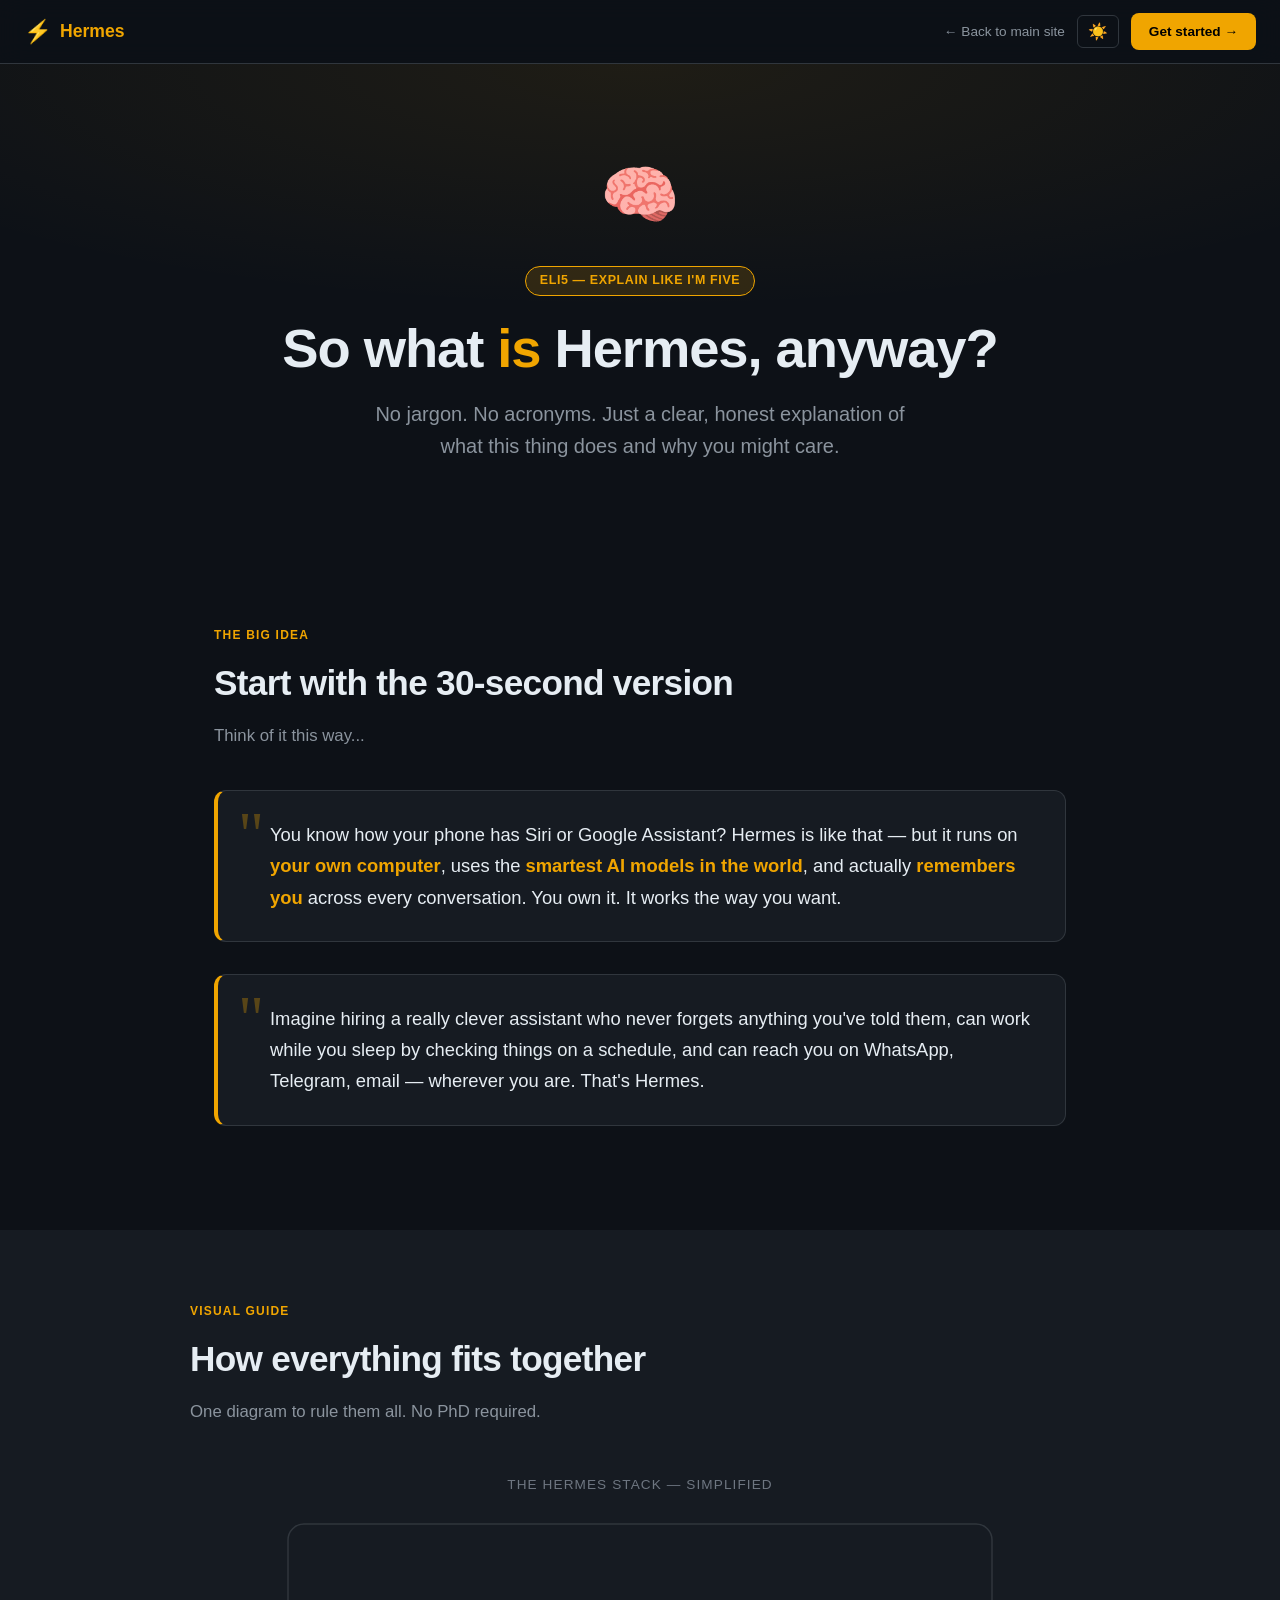
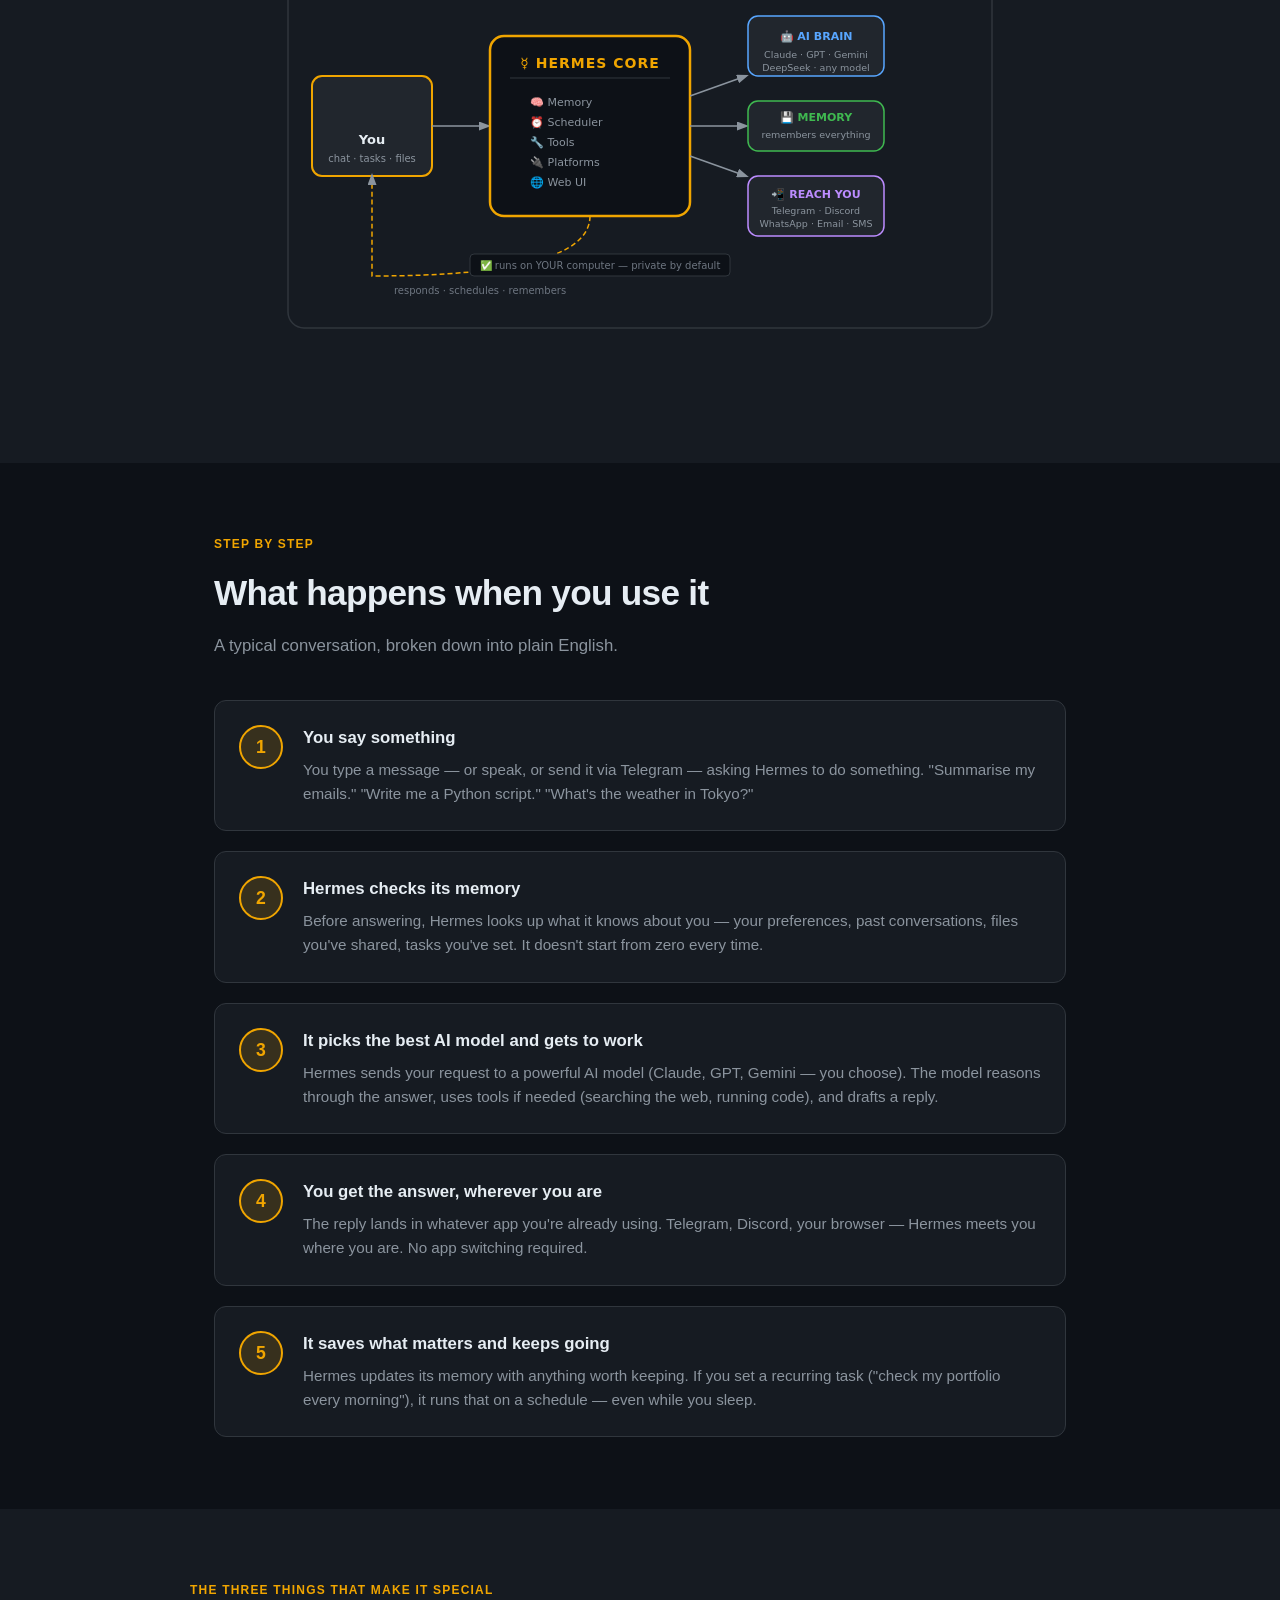
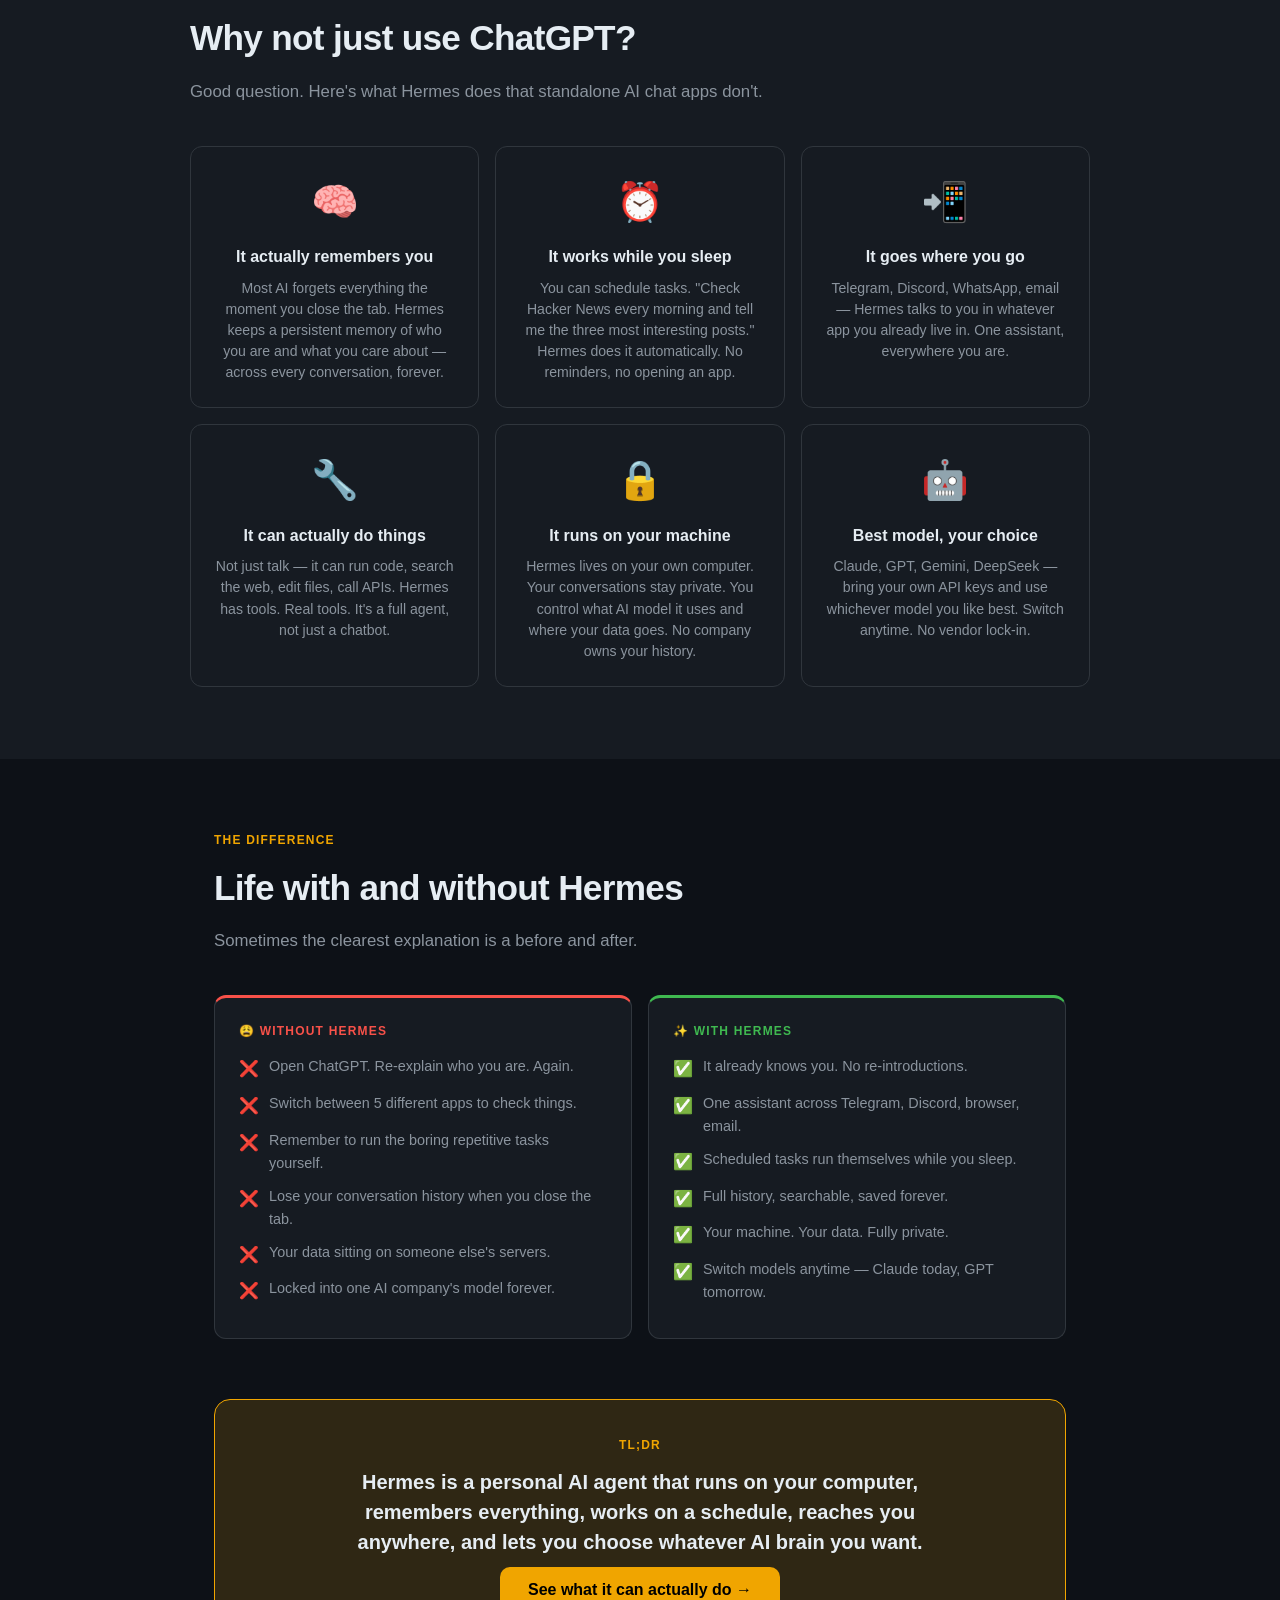
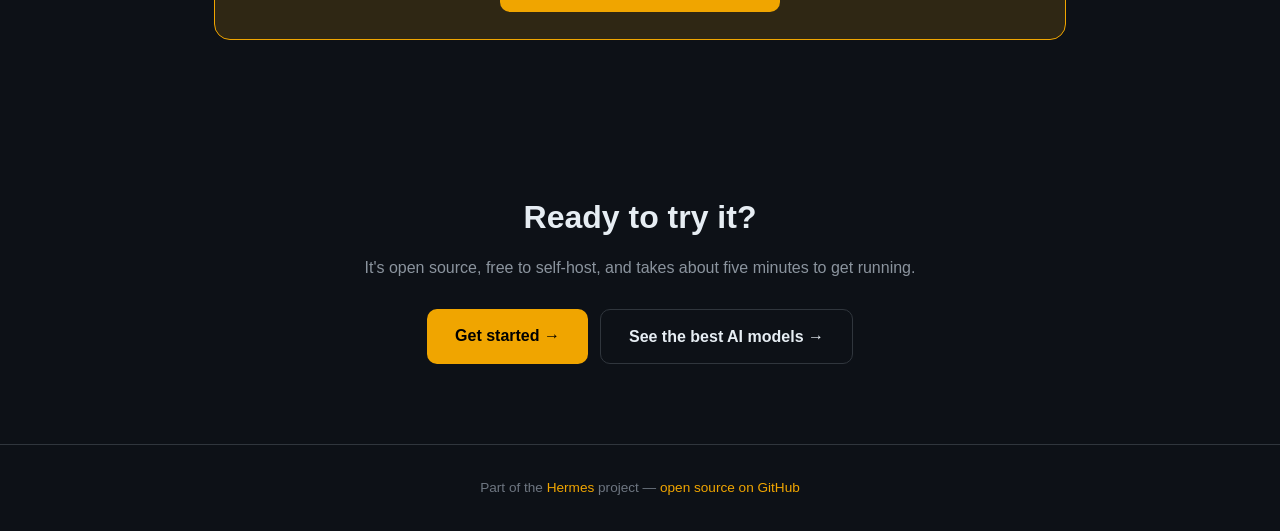
<file: eli5/index.html>
<!DOCTYPE html>
<html lang="en" data-theme="dark">
<head>
  <script>
    // Canonical URL: strip trailing index.html so links always show the clean path
    (function(){
      var p = window.location.pathname;
      if (p.endsWith('/index.html')) {
        var clean = p.slice(0, p.length - 'index.html'.length);
        window.history.replaceState(null, '', clean + window.location.search + window.location.hash);
      }
    })();
  </script>
<meta charset="UTF-8">
<meta name="viewport" content="width=device-width, initial-scale=1.0">
<title>What is Hermes? — Explained Simply</title>
<meta name="description" content="Hermes explained like you're five. A simple, visual guide to what Hermes is and why it matters.">
<style>
  :root {
    --bg-primary: #0d1117;
    --bg-secondary: #161b22;
    --bg-tertiary: #21262d;
    --bg-card: #161b22;
    --border: #30363d;
    --text-primary: #e6edf3;
    --text-secondary: #8b949e;
    --text-muted: #6e7681;
    --accent: #f0a500;
    --accent-dim: #c88800;
    --accent-glow: rgba(240,165,0,0.15);
    --green: #3fb950;
    --blue: #58a6ff;
    --purple: #bc8cff;
    --red: #f85149;
    --nav-height: 64px;
  }
  [data-theme="light"] nav {
    background: rgba(246, 248, 250, 0.95);
  }
  [data-theme="light"] {
    --bg-primary: #ffffff;
    --bg-secondary: #f6f8fa;
    --bg-tertiary: #eaeef2;
    --bg-card: #ffffff;
    --border: #d0d7de;
    --text-primary: #1f2328;
    --text-secondary: #656d76;
    --text-muted: #9198a1;
    --accent: #c07800;
    --accent-dim: #9a6200;
    --accent-glow: rgba(192,120,0,0.12);
  }

  *, *::before, *::after { box-sizing: border-box; margin: 0; padding: 0; }

  body {
    font-family: -apple-system, BlinkMacSystemFont, 'Segoe UI', sans-serif;
    background: var(--bg-primary);
    color: var(--text-primary);
    line-height: 1.6;
    min-height: 100vh;
  }

  /* NAV */
  nav {
    position: sticky;
    top: 0;
    height: var(--nav-height);
    background: rgba(13, 17, 23, 0.92);
    border-bottom: 1px solid var(--border);
    backdrop-filter: blur(12px);
    display: flex;
    align-items: center;
    justify-content: space-between;
    padding: 0 24px;
    z-index: 100;
  }
  .nav-logo {
    font-size: 1.1rem;
    font-weight: 700;
    color: var(--accent);
    text-decoration: none;
    display: flex;
    align-items: center;
    gap: 8px;
  }
  .nav-logo span { font-size: 1.4rem; }
  .nav-right { display: flex; align-items: center; gap: 12px; }
  .nav-back {
    color: var(--text-secondary);
    text-decoration: none;
    font-size: 0.85rem;
    display: flex;
    align-items: center;
    gap: 4px;
    transition: color 0.2s;
  }
  .nav-back:hover { color: var(--text-primary); }
  #theme-toggle {
    background: none;
    border: 1px solid var(--border);
    border-radius: 6px;
    padding: 6px 10px;
    cursor: pointer;
    font-size: 1rem;
    color: var(--text-primary);
    transition: border-color 0.2s;
  }
  #theme-toggle:hover { border-color: var(--accent); }
  .btn-cta {
    background: var(--accent);
    color: #000;
    border: none;
    border-radius: 8px;
    padding: 8px 18px;
    font-size: 0.85rem;
    font-weight: 600;
    cursor: pointer;
    text-decoration: none;
    transition: opacity 0.2s;
  }
  .btn-cta:hover { opacity: 0.85; }

  /* HERO */
  .hero {
    text-align: center;
    padding: 80px 24px 60px;
    position: relative;
    overflow: hidden;
  }
  .hero::before {
    content: '';
    position: absolute;
    inset: 0;
    background: radial-gradient(ellipse 70% 50% at 50% 0%, rgba(240,165,0,0.08), transparent);
    pointer-events: none;
  }
  .hero-emoji {
    font-size: 4rem;
    display: block;
    margin-bottom: 20px;
    animation: float 3s ease-in-out infinite;
  }
  @keyframes float {
    0%, 100% { transform: translateY(0); }
    50% { transform: translateY(-8px); }
  }
  .hero-badge {
    display: inline-block;
    background: var(--accent-glow);
    border: 1px solid var(--accent);
    color: var(--accent);
    border-radius: 20px;
    padding: 4px 14px;
    font-size: 0.78rem;
    font-weight: 600;
    letter-spacing: 0.05em;
    text-transform: uppercase;
    margin-bottom: 20px;
  }
  .hero h1 {
    font-size: clamp(2rem, 5vw, 3.4rem);
    font-weight: 800;
    line-height: 1.2;
    margin-bottom: 16px;
    letter-spacing: -0.02em;
  }
  .hero h1 em {
    font-style: normal;
    color: var(--accent);
  }
  .hero-sub {
    font-size: clamp(1rem, 2.5vw, 1.25rem);
    color: var(--text-secondary);
    max-width: 540px;
    margin: 0 auto 32px;
  }

  /* SECTIONS */
  .section {
    padding: 72px 24px;
    max-width: 900px;
    margin: 0 auto;
  }
  .section-alt {
    background: var(--bg-secondary);
    max-width: 100%;
    padding: 72px 24px;
  }
  .section-alt .inner {
    max-width: 900px;
    margin: 0 auto;
  }
  .section-label {
    font-size: 0.75rem;
    font-weight: 700;
    letter-spacing: 0.1em;
    text-transform: uppercase;
    color: var(--accent);
    margin-bottom: 10px;
  }
  .section-title {
    font-size: clamp(1.5rem, 3vw, 2.2rem);
    font-weight: 700;
    margin-bottom: 12px;
    letter-spacing: -0.02em;
  }
  .section-intro {
    font-size: 1.05rem;
    color: var(--text-secondary);
    max-width: 640px;
    margin-bottom: 40px;
  }

  /* ANALOGY BOX */
  .analogy-box {
    background: var(--bg-card);
    border: 1px solid var(--border);
    border-left: 4px solid var(--accent);
    border-radius: 12px;
    padding: 28px 32px;
    margin-bottom: 32px;
    position: relative;
  }
  .analogy-box .quote-mark {
    font-size: 4rem;
    line-height: 1;
    color: var(--accent);
    opacity: 0.3;
    position: absolute;
    top: 12px;
    left: 20px;
    font-family: Georgia, serif;
  }
  .analogy-box p {
    font-size: 1.15rem;
    line-height: 1.7;
    padding-left: 20px;
    color: var(--text-primary);
  }
  .analogy-box strong { color: var(--accent); }

  /* VISUAL DIAGRAM */
  .diagram-wrap {
    margin: 48px 0;
    text-align: center;
  }
  .diagram-title {
    font-size: 0.85rem;
    color: var(--text-muted);
    margin-bottom: 20px;
    text-transform: uppercase;
    letter-spacing: 0.08em;
  }
  .diagram {
    display: inline-block;
    width: 100%;
    max-width: 720px;
  }
  /* SVG diagram is inline — styled via classes */

  /* HOW-IT-WORKS STEPS */
  .steps {
    display: grid;
    gap: 20px;
    margin-top: 40px;
  }
  .step {
    display: flex;
    gap: 20px;
    align-items: flex-start;
    background: var(--bg-card);
    border: 1px solid var(--border);
    border-radius: 12px;
    padding: 24px;
    transition: border-color 0.2s;
  }
  .step:hover { border-color: var(--accent); }
  .step-num {
    width: 44px;
    height: 44px;
    border-radius: 50%;
    background: var(--accent-glow);
    border: 2px solid var(--accent);
    color: var(--accent);
    font-weight: 800;
    font-size: 1.1rem;
    display: flex;
    align-items: center;
    justify-content: center;
    flex-shrink: 0;
  }
  .step-body h3 {
    font-size: 1.05rem;
    font-weight: 700;
    margin-bottom: 6px;
  }
  .step-body p {
    color: var(--text-secondary);
    font-size: 0.95rem;
    line-height: 1.6;
  }

  /* CONCEPT CARDS */
  .concept-grid {
    display: grid;
    grid-template-columns: repeat(auto-fit, minmax(220px, 1fr));
    gap: 16px;
    margin-top: 36px;
  }
  .concept-card {
    background: var(--bg-card);
    border: 1px solid var(--border);
    border-radius: 12px;
    padding: 24px;
    text-align: center;
    transition: border-color 0.2s, transform 0.2s;
  }
  .concept-card:hover {
    border-color: var(--accent);
    transform: translateY(-2px);
  }
  .concept-icon { font-size: 2.4rem; margin-bottom: 12px; display: block; }
  .concept-card h3 { font-size: 1rem; font-weight: 700; margin-bottom: 8px; }
  .concept-card p { font-size: 0.88rem; color: var(--text-secondary); line-height: 1.5; }

  /* COMPARISON: BEFORE / AFTER */
  .before-after {
    display: grid;
    grid-template-columns: 1fr 1fr;
    gap: 16px;
    margin-top: 36px;
  }
  .ba-card {
    background: var(--bg-card);
    border: 1px solid var(--border);
    border-radius: 12px;
    padding: 24px;
  }
  .ba-card.before { border-top: 3px solid var(--red); }
  .ba-card.after { border-top: 3px solid var(--green); }
  .ba-label {
    font-size: 0.75rem;
    font-weight: 700;
    text-transform: uppercase;
    letter-spacing: 0.1em;
    margin-bottom: 14px;
  }
  .ba-card.before .ba-label { color: var(--red); }
  .ba-card.after .ba-label { color: var(--green); }
  .ba-item {
    display: flex;
    gap: 10px;
    margin-bottom: 10px;
    font-size: 0.9rem;
    color: var(--text-secondary);
    align-items: flex-start;
  }
  .ba-item .icon { flex-shrink: 0; font-size: 1rem; margin-top: 1px; }

  /* TL;DR STRIP */
  .tldr-strip {
    background: var(--accent-glow);
    border: 1px solid var(--accent);
    border-radius: 16px;
    padding: 36px 40px;
    text-align: center;
    margin: 60px 0 0;
  }
  .tldr-strip .tldr-label {
    font-size: 0.75rem;
    font-weight: 700;
    letter-spacing: 0.1em;
    text-transform: uppercase;
    color: var(--accent);
    margin-bottom: 12px;
  }
  .tldr-strip p {
    font-size: 1.25rem;
    font-weight: 600;
    line-height: 1.5;
    max-width: 600px;
    margin: 0 auto 20px;
  }

  /* CTA */
  .cta-section {
    text-align: center;
    padding: 80px 24px;
  }
  .cta-section h2 {
    font-size: clamp(1.5rem, 3vw, 2rem);
    font-weight: 700;
    margin-bottom: 12px;
  }
  .cta-section p {
    color: var(--text-secondary);
    margin-bottom: 28px;
    font-size: 1rem;
  }
  .cta-group { display: flex; gap: 12px; justify-content: center; flex-wrap: wrap; }
  .btn-primary {
    background: var(--accent);
    color: #000;
    font-weight: 700;
    padding: 14px 28px;
    border-radius: 10px;
    text-decoration: none;
    font-size: 1rem;
    transition: opacity 0.2s;
  }
  .btn-primary:hover { opacity: 0.85; }
  .btn-ghost {
    background: transparent;
    color: var(--text-primary);
    font-weight: 600;
    padding: 14px 28px;
    border-radius: 10px;
    text-decoration: none;
    font-size: 1rem;
    border: 1px solid var(--border);
    transition: border-color 0.2s;
  }
  .btn-ghost:hover { border-color: var(--accent); }

  /* FOOTER */
  footer {
    border-top: 1px solid var(--border);
    text-align: center;
    padding: 32px 24px;
    color: var(--text-muted);
    font-size: 0.85rem;
  }
  footer a { color: var(--accent); text-decoration: none; }

  /* MOBILE */
  @media (max-width: 640px) {
    .before-after { grid-template-columns: 1fr; }
    .concept-grid { grid-template-columns: 1fr 1fr; }
    nav { padding: 0 16px; }
    .nav-back span { display: none; }
    .btn-cta { display: none; }
    .tldr-strip { padding: 28px 20px; }
    .tldr-strip p { font-size: 1.05rem; }
  }
  @media (max-width: 400px) {
    .concept-grid { grid-template-columns: 1fr; }
  }

  /* HAMBURGER + MOBILE MENU */
  .hamburger {
    display: none;
    flex-direction: column;
    gap: 5px;
    cursor: pointer;
    padding: 6px;
    border: 1px solid var(--border);
    border-radius: 6px;
    background: none;
    transition: border-color 0.15s;
    flex-shrink: 0;
  }
  .hamburger:hover { border-color: var(--accent); }
  .hamburger span {
    display: block;
    width: 20px;
    height: 2px;
    background: var(--text-secondary);
    border-radius: 2px;
    transition: transform 0.2s, opacity 0.2s;
  }
  .hamburger.open span:nth-child(1) { transform: translateY(7px) rotate(45deg); }
  .hamburger.open span:nth-child(2) { opacity: 0; }
  .hamburger.open span:nth-child(3) { transform: translateY(-7px) rotate(-45deg); }
  #eli5-mobile-menu {
    display: none;
    position: fixed;
    top: var(--nav-height);
    left: 0; right: 0;
    background: var(--bg-secondary);
    border-bottom: 1px solid var(--border);
    padding: 16px 24px;
    z-index: 999;
    flex-direction: column;
    gap: 4px;
  }
  #eli5-mobile-menu.open { display: flex; }
  #eli5-mobile-menu a {
    color: var(--text-secondary);
    font-size: 0.95rem;
    font-weight: 500;
    padding: 10px 12px;
    border-radius: 6px;
    transition: color 0.15s, background 0.15s;
    text-decoration: none;
  }
  #eli5-mobile-menu a:hover { color: var(--text-primary); background: var(--bg-tertiary); }
  #eli5-mobile-menu a.accent { color: var(--accent); }
  @media (max-width: 640px) {
    .hamburger { display: flex; }
    .btn-cta { display: none; }
    .nav-back span { display: none; }
  }
</style>
</head>
<body>

<nav>
  <a href="../" class="nav-logo"><span>⚡</span> Hermes</a>
  <div class="nav-right">
    <a href="../" class="nav-back">← <span>Back to main site</span></a>
    <button id="theme-toggle" aria-label="Toggle theme">🌙</button>
    <a href="https://hermes-agent.nousresearch.com/docs/getting-started/installation" class="btn-cta" target="_blank">Get started →</a>
  </div>
  <button class="hamburger" id="eli5-hamburger" aria-label="Open menu" aria-expanded="false">
    <span></span><span></span><span></span>
  </button>
</nav>

<div id="eli5-mobile-menu">
  <a href="../">⚡ Hermes Home</a>
  <a href="../#why">Why Hermes</a>
  <a href="../#features">Features</a>
  <a href="../#compare">Compare</a>
  <a href="../#install">Install</a>
  <a href="../eli5/" class="accent">🧠 ELI5 — What is Hermes?</a>
  <a href="../models/" class="accent">🤖 Best Models</a>
  <a href="../community/" class="accent">🌎 Community</a>
  <a href="https://hermes-agent.nousresearch.com/docs/getting-started/installation" target="_blank" class="accent" style="margin-top:4px">Get started →</a>
</div>

<!-- HERO -->
<section class="hero">
  <span class="hero-emoji">🧠</span>
  <div class="hero-badge">ELI5 — Explain Like I'm Five</div>
  <h1>So what <em>is</em> Hermes, anyway?</h1>
  <p class="hero-sub">No jargon. No acronyms. Just a clear, honest explanation of what this thing does and why you might care.</p>
</section>

<!-- THE BIG IDEA -->
<div class="section">
  <div class="section-label">The big idea</div>
  <h2 class="section-title">Start with the 30-second version</h2>
  <p class="section-intro">Think of it this way...</p>

  <div class="analogy-box">
    <span class="quote-mark">"</span>
    <p>You know how your phone has Siri or Google Assistant? Hermes is like that — but it runs on <strong>your own computer</strong>, uses the <strong>smartest AI models in the world</strong>, and actually <strong>remembers you</strong> across every conversation. You own it. It works the way you want.</p>
  </div>

  <div class="analogy-box">
    <span class="quote-mark">"</span>
    <p>Imagine hiring a really clever assistant who never forgets anything you've told them, can work while you sleep by checking things on a schedule, and can reach you on WhatsApp, Telegram, email — wherever you are. That's Hermes.</p>
  </div>
</div>

<!-- DIAGRAM -->
<div class="section-alt">
  <div class="inner">
    <div class="section-label">Visual guide</div>
    <h2 class="section-title">How everything fits together</h2>
    <p class="section-intro">One diagram to rule them all. No PhD required.</p>

    <div class="diagram-wrap">
      <div class="diagram-title">The Hermes stack — simplified</div>
      <div class="diagram">
        <svg viewBox="0 0 720 420" fill="none" xmlns="http://www.w3.org/2000/svg" style="width:100%;height:auto;">
          <defs>
            <linearGradient id="gAccent" x1="0" y1="0" x2="1" y2="0">
              <stop offset="0%" stop-color="#f0a500"/>
              <stop offset="100%" stop-color="#e06c00"/>
            </linearGradient>
            <linearGradient id="gBlue" x1="0" y1="0" x2="1" y2="0">
              <stop offset="0%" stop-color="#58a6ff"/>
              <stop offset="100%" stop-color="#3b7fd9"/>
            </linearGradient>
            <linearGradient id="gGreen" x1="0" y1="0" x2="1" y2="0">
              <stop offset="0%" stop-color="#3fb950"/>
              <stop offset="100%" stop-color="#28a641"/>
            </linearGradient>
            <linearGradient id="gPurple" x1="0" y1="0" x2="1" y2="0">
              <stop offset="0%" stop-color="#bc8cff"/>
              <stop offset="100%" stop-color="#9060d0"/>
            </linearGradient>
            <marker id="arrow" markerWidth="8" markerHeight="6" refX="6" refY="3" orient="auto">
              <polygon points="0 0, 8 3, 0 6" fill="#8b949e"/>
            </marker>
          </defs>

          <!-- Background panels -->
          <rect x="8" y="8" width="704" height="404" rx="16" fill="#161b22" stroke="#30363d" stroke-width="1.5"/>

          <!-- YOU box (left) -->
          <rect x="32" y="160" width="120" height="100" rx="10" fill="#21262d" stroke="#f0a500" stroke-width="2"/>
          <text x="92" y="198" font-family="system-ui,sans-serif" font-size="28" text-anchor="middle" dominant-baseline="middle">👤</text>
          <text x="92" y="228" font-family="system-ui,sans-serif" font-size="13" font-weight="700" fill="#e6edf3" text-anchor="middle">You</text>
          <text x="92" y="246" font-family="system-ui,sans-serif" font-size="10" fill="#8b949e" text-anchor="middle">chat · tasks · files</text>

          <!-- Arrows: You → Hermes -->
          <line x1="152" y1="210" x2="208" y2="210" stroke="#8b949e" stroke-width="1.5" marker-end="url(#arrow)"/>

          <!-- HERMES core (center) -->
          <rect x="210" y="120" width="200" height="180" rx="14" fill="#0d1117" stroke="#f0a500" stroke-width="2.5"/>
          <text x="310" y="152" font-family="system-ui,sans-serif" font-size="14" font-weight="800" fill="#f0a500" text-anchor="middle" letter-spacing="1">☿ HERMES CORE</text>
          <line x1="230" y1="162" x2="390" y2="162" stroke="#30363d" stroke-width="1"/>
          <!-- Mini icons inside core -->
          <text x="250" y="190" font-family="system-ui,sans-serif" font-size="11" fill="#8b949e">🧠 Memory</text>
          <text x="250" y="210" font-family="system-ui,sans-serif" font-size="11" fill="#8b949e">⏰ Scheduler</text>
          <text x="250" y="230" font-family="system-ui,sans-serif" font-size="11" fill="#8b949e">🔧 Tools</text>
          <text x="250" y="250" font-family="system-ui,sans-serif" font-size="11" fill="#8b949e">🔌 Platforms</text>
          <text x="250" y="270" font-family="system-ui,sans-serif" font-size="11" fill="#8b949e">🌐 Web UI</text>

          <!-- Arrows: Hermes → AI Brain -->
          <line x1="410" y1="180" x2="466" y2="160" stroke="#8b949e" stroke-width="1.5" marker-end="url(#arrow)"/>
          <line x1="410" y1="210" x2="466" y2="210" stroke="#8b949e" stroke-width="1.5" marker-end="url(#arrow)"/>
          <line x1="410" y1="240" x2="466" y2="260" stroke="#8b949e" stroke-width="1.5" marker-end="url(#arrow)"/>

          <!-- AI Models (right top) -->
          <rect x="468" y="100" width="136" height="60" rx="10" fill="#21262d" stroke="#58a6ff" stroke-width="1.5"/>
          <text x="536" y="124" font-family="system-ui,sans-serif" font-size="11" font-weight="700" fill="#58a6ff" text-anchor="middle">🤖 AI BRAIN</text>
          <text x="536" y="142" font-family="system-ui,sans-serif" font-size="9.5" fill="#8b949e" text-anchor="middle">Claude · GPT · Gemini</text>
          <text x="536" y="155" font-family="system-ui,sans-serif" font-size="9.5" fill="#8b949e" text-anchor="middle">DeepSeek · any model</text>

          <!-- Memory store (right mid) -->
          <rect x="468" y="185" width="136" height="50" rx="10" fill="#21262d" stroke="#3fb950" stroke-width="1.5"/>
          <text x="536" y="205" font-family="system-ui,sans-serif" font-size="11" font-weight="700" fill="#3fb950" text-anchor="middle">💾 MEMORY</text>
          <text x="536" y="222" font-family="system-ui,sans-serif" font-size="9.5" fill="#8b949e" text-anchor="middle">remembers everything</text>

          <!-- Platforms (right bot) -->
          <rect x="468" y="260" width="136" height="60" rx="10" fill="#21262d" stroke="#bc8cff" stroke-width="1.5"/>
          <text x="536" y="282" font-family="system-ui,sans-serif" font-size="11" font-weight="700" fill="#bc8cff" text-anchor="middle">📲 REACH YOU</text>
          <text x="536" y="298" font-family="system-ui,sans-serif" font-size="9.5" fill="#8b949e" text-anchor="middle">Telegram · Discord</text>
          <text x="536" y="311" font-family="system-ui,sans-serif" font-size="9.5" fill="#8b949e" text-anchor="middle">WhatsApp · Email · SMS</text>

          <!-- Arrow back: Hermes → You -->
          <path d="M310 300 Q310 360 92 360 Q92 320 92 260" stroke="#f0a500" stroke-width="1.5" fill="none" stroke-dasharray="5 3" marker-end="url(#arrow)"/>
          <text x="200" y="378" font-family="system-ui,sans-serif" font-size="10" fill="#6e7681" text-anchor="middle">responds · schedules · remembers</text>

          <!-- Your computer note -->
          <rect x="190" y="338" width="260" height="22" rx="4" fill="#0d1117" stroke="#30363d" stroke-width="1"/>
          <text x="320" y="353" font-family="system-ui,sans-serif" font-size="10" fill="#6e7681" text-anchor="middle">✅ runs on YOUR computer — private by default</text>
        </svg>
      </div>
    </div>
  </div>
</div>

<!-- HOW IT WORKS -->
<div class="section">
  <div class="section-label">Step by step</div>
  <h2 class="section-title">What happens when you use it</h2>
  <p class="section-intro">A typical conversation, broken down into plain English.</p>

  <div class="steps">
    <div class="step">
      <div class="step-num">1</div>
      <div class="step-body">
        <h3>You say something</h3>
        <p>You type a message — or speak, or send it via Telegram — asking Hermes to do something. "Summarise my emails." "Write me a Python script." "What's the weather in Tokyo?"</p>
      </div>
    </div>
    <div class="step">
      <div class="step-num">2</div>
      <div class="step-body">
        <h3>Hermes checks its memory</h3>
        <p>Before answering, Hermes looks up what it knows about you — your preferences, past conversations, files you've shared, tasks you've set. It doesn't start from zero every time.</p>
      </div>
    </div>
    <div class="step">
      <div class="step-num">3</div>
      <div class="step-body">
        <h3>It picks the best AI model and gets to work</h3>
        <p>Hermes sends your request to a powerful AI model (Claude, GPT, Gemini — you choose). The model reasons through the answer, uses tools if needed (searching the web, running code), and drafts a reply.</p>
      </div>
    </div>
    <div class="step">
      <div class="step-num">4</div>
      <div class="step-body">
        <h3>You get the answer, wherever you are</h3>
        <p>The reply lands in whatever app you're already using. Telegram, Discord, your browser — Hermes meets you where you are. No app switching required.</p>
      </div>
    </div>
    <div class="step">
      <div class="step-num">5</div>
      <div class="step-body">
        <h3>It saves what matters and keeps going</h3>
        <p>Hermes updates its memory with anything worth keeping. If you set a recurring task ("check my portfolio every morning"), it runs that on a schedule — even while you sleep.</p>
      </div>
    </div>
  </div>
</div>

<!-- THE THREE POWERS -->
<div class="section-alt">
  <div class="inner">
    <div class="section-label">The three things that make it special</div>
    <h2 class="section-title">Why not just use ChatGPT?</h2>
    <p class="section-intro">Good question. Here's what Hermes does that standalone AI chat apps don't.</p>

    <div class="concept-grid">
      <div class="concept-card">
        <span class="concept-icon">🧠</span>
        <h3>It actually remembers you</h3>
        <p>Most AI forgets everything the moment you close the tab. Hermes keeps a persistent memory of who you are and what you care about — across every conversation, forever.</p>
      </div>
      <div class="concept-card">
        <span class="concept-icon">⏰</span>
        <h3>It works while you sleep</h3>
        <p>You can schedule tasks. "Check Hacker News every morning and tell me the three most interesting posts." Hermes does it automatically. No reminders, no opening an app.</p>
      </div>
      <div class="concept-card">
        <span class="concept-icon">📲</span>
        <h3>It goes where you go</h3>
        <p>Telegram, Discord, WhatsApp, email — Hermes talks to you in whatever app you already live in. One assistant, everywhere you are.</p>
      </div>
      <div class="concept-card">
        <span class="concept-icon">🔧</span>
        <h3>It can actually do things</h3>
        <p>Not just talk — it can run code, search the web, edit files, call APIs. Hermes has tools. Real tools. It's a full agent, not just a chatbot.</p>
      </div>
      <div class="concept-card">
        <span class="concept-icon">🔒</span>
        <h3>It runs on your machine</h3>
        <p>Hermes lives on your own computer. Your conversations stay private. You control what AI model it uses and where your data goes. No company owns your history.</p>
      </div>
      <div class="concept-card">
        <span class="concept-icon">🤖</span>
        <h3>Best model, your choice</h3>
        <p>Claude, GPT, Gemini, DeepSeek — bring your own API keys and use whichever model you like best. Switch anytime. No vendor lock-in.</p>
      </div>
    </div>
  </div>
</div>

<!-- BEFORE / AFTER -->
<div class="section">
  <div class="section-label">The difference</div>
  <h2 class="section-title">Life with and without Hermes</h2>
  <p class="section-intro">Sometimes the clearest explanation is a before and after.</p>

  <div class="before-after">
    <div class="ba-card before">
      <div class="ba-label">😩 Without Hermes</div>
      <div class="ba-item"><span class="icon">❌</span> Open ChatGPT. Re-explain who you are. Again.</div>
      <div class="ba-item"><span class="icon">❌</span> Switch between 5 different apps to check things.</div>
      <div class="ba-item"><span class="icon">❌</span> Remember to run the boring repetitive tasks yourself.</div>
      <div class="ba-item"><span class="icon">❌</span> Lose your conversation history when you close the tab.</div>
      <div class="ba-item"><span class="icon">❌</span> Your data sitting on someone else's servers.</div>
      <div class="ba-item"><span class="icon">❌</span> Locked into one AI company's model forever.</div>
    </div>
    <div class="ba-card after">
      <div class="ba-label">✨ With Hermes</div>
      <div class="ba-item"><span class="icon">✅</span> It already knows you. No re-introductions.</div>
      <div class="ba-item"><span class="icon">✅</span> One assistant across Telegram, Discord, browser, email.</div>
      <div class="ba-item"><span class="icon">✅</span> Scheduled tasks run themselves while you sleep.</div>
      <div class="ba-item"><span class="icon">✅</span> Full history, searchable, saved forever.</div>
      <div class="ba-item"><span class="icon">✅</span> Your machine. Your data. Fully private.</div>
      <div class="ba-item"><span class="icon">✅</span> Switch models anytime — Claude today, GPT tomorrow.</div>
    </div>
  </div>

  <div class="tldr-strip">
    <div class="tldr-label">tl;dr</div>
    <p>Hermes is a personal AI agent that runs on your computer, remembers everything, works on a schedule, reaches you anywhere, and lets you choose whatever AI brain you want.</p>
    <a href="../" class="btn-primary">See what it can actually do →</a>
  </div>
</div>

<!-- CTA -->
<div class="cta-section">
  <h2>Ready to try it?</h2>
  <p>It's open source, free to self-host, and takes about five minutes to get running.</p>
  <div class="cta-group">
    <a href="https://hermes-agent.nousresearch.com/docs/getting-started/installation" class="btn-primary" target="_blank">Get started →</a>
    <a href="../models/" class="btn-ghost">See the best AI models →</a>
  </div>
</div>

<footer>
  <p>Part of the <a href="../">Hermes</a> project &mdash; <a href="https://github.com/nesquena/hermes-webui" target="_blank">open source on GitHub</a></p>
</footer>

<script>
  var themeToggle = document.getElementById('theme-toggle');
  function setTheme(t) {
    document.documentElement.setAttribute('data-theme', t);
    localStorage.setItem('theme', t);
    themeToggle.textContent = t === 'light' ? '🌙' : '☀️';
  }
  themeToggle.addEventListener('click', function() {
    setTheme(document.documentElement.getAttribute('data-theme') === 'dark' ? 'light' : 'dark');
  });
  var saved = localStorage.getItem('theme');
  if (saved) setTheme(saved);

  // Hamburger
  var eli5Ham = document.getElementById('eli5-hamburger');
  var eli5Menu = document.getElementById('eli5-mobile-menu');
  if (eli5Ham && eli5Menu) {
    eli5Ham.addEventListener('click', function() {
      var open = eli5Menu.classList.toggle('open');
      eli5Ham.classList.toggle('open', open);
      eli5Ham.setAttribute('aria-expanded', open);
    });
    document.addEventListener('click', function(e) {
      if (!eli5Ham.contains(e.target) && !eli5Menu.contains(e.target)) {
        eli5Menu.classList.remove('open');
        eli5Ham.classList.remove('open');
        eli5Ham.setAttribute('aria-expanded', 'false');
      }
    });
  }
</script>
</body>
</html>
</file>
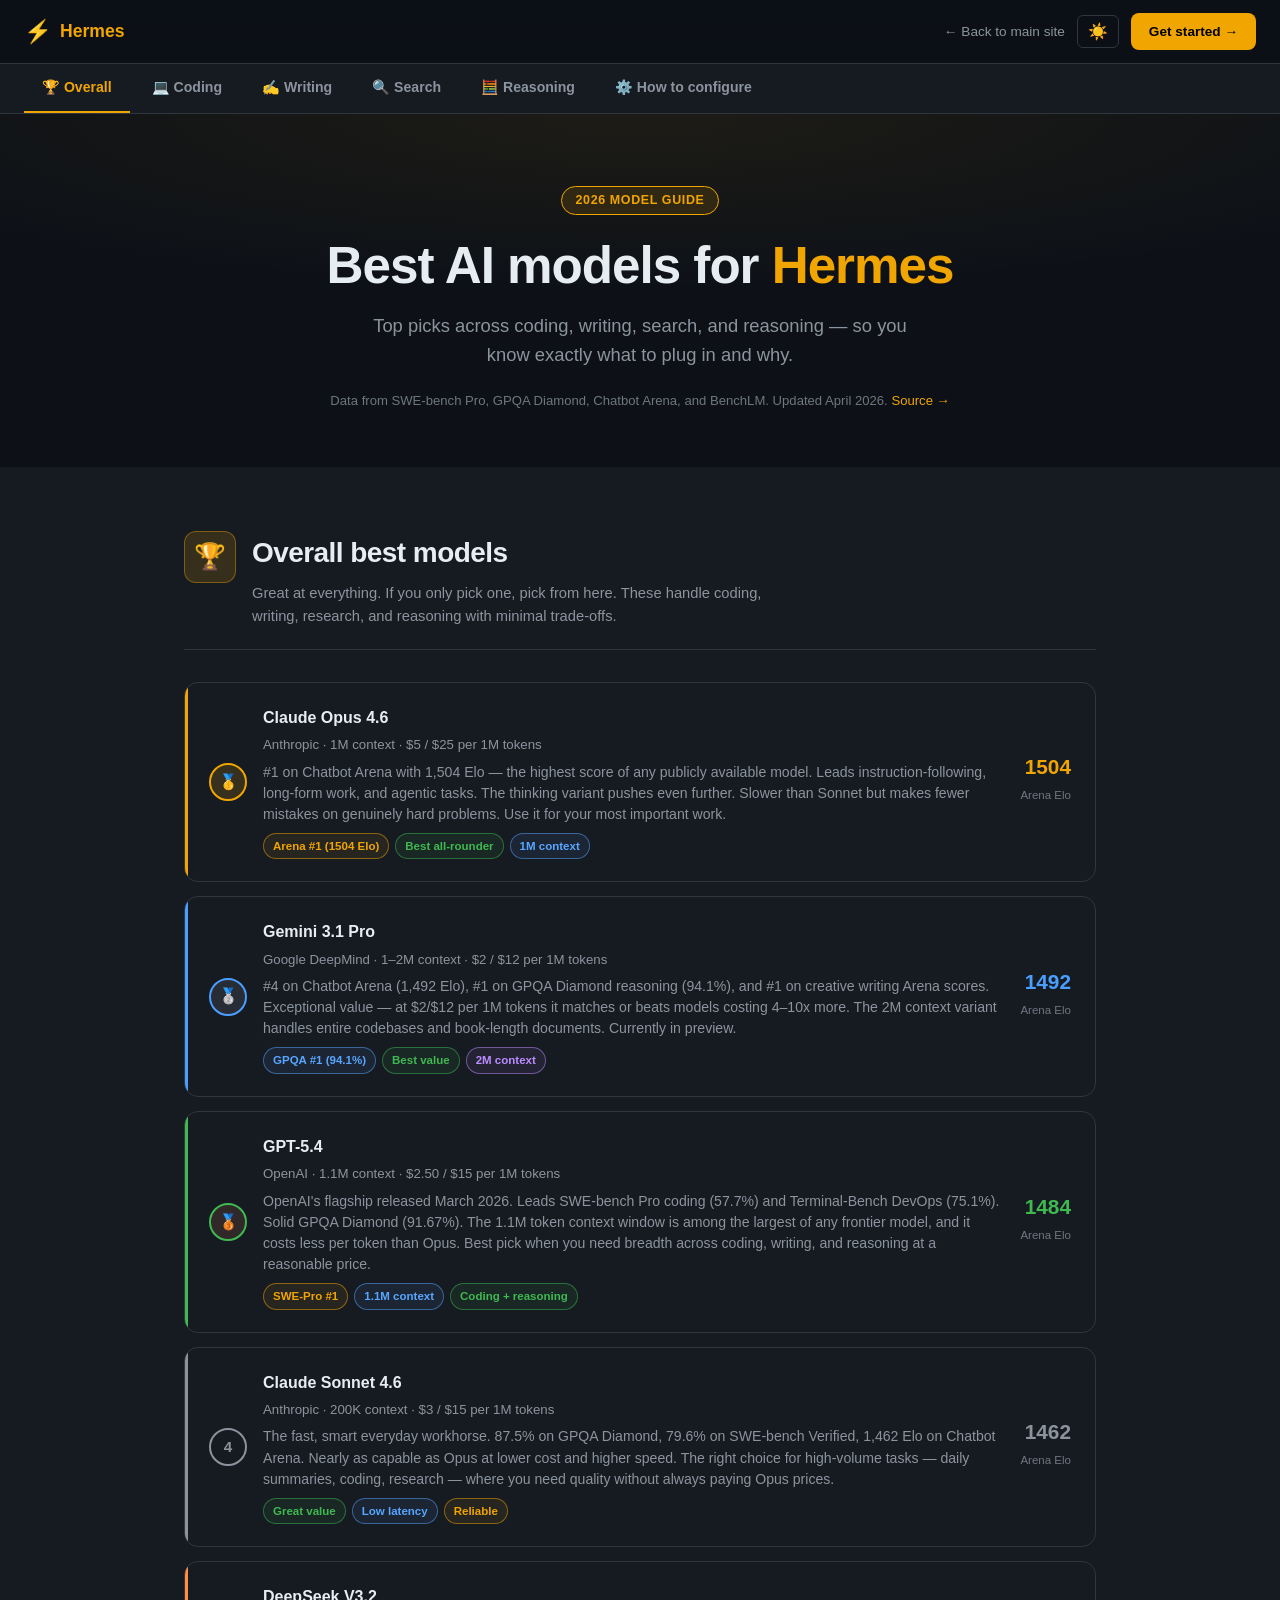
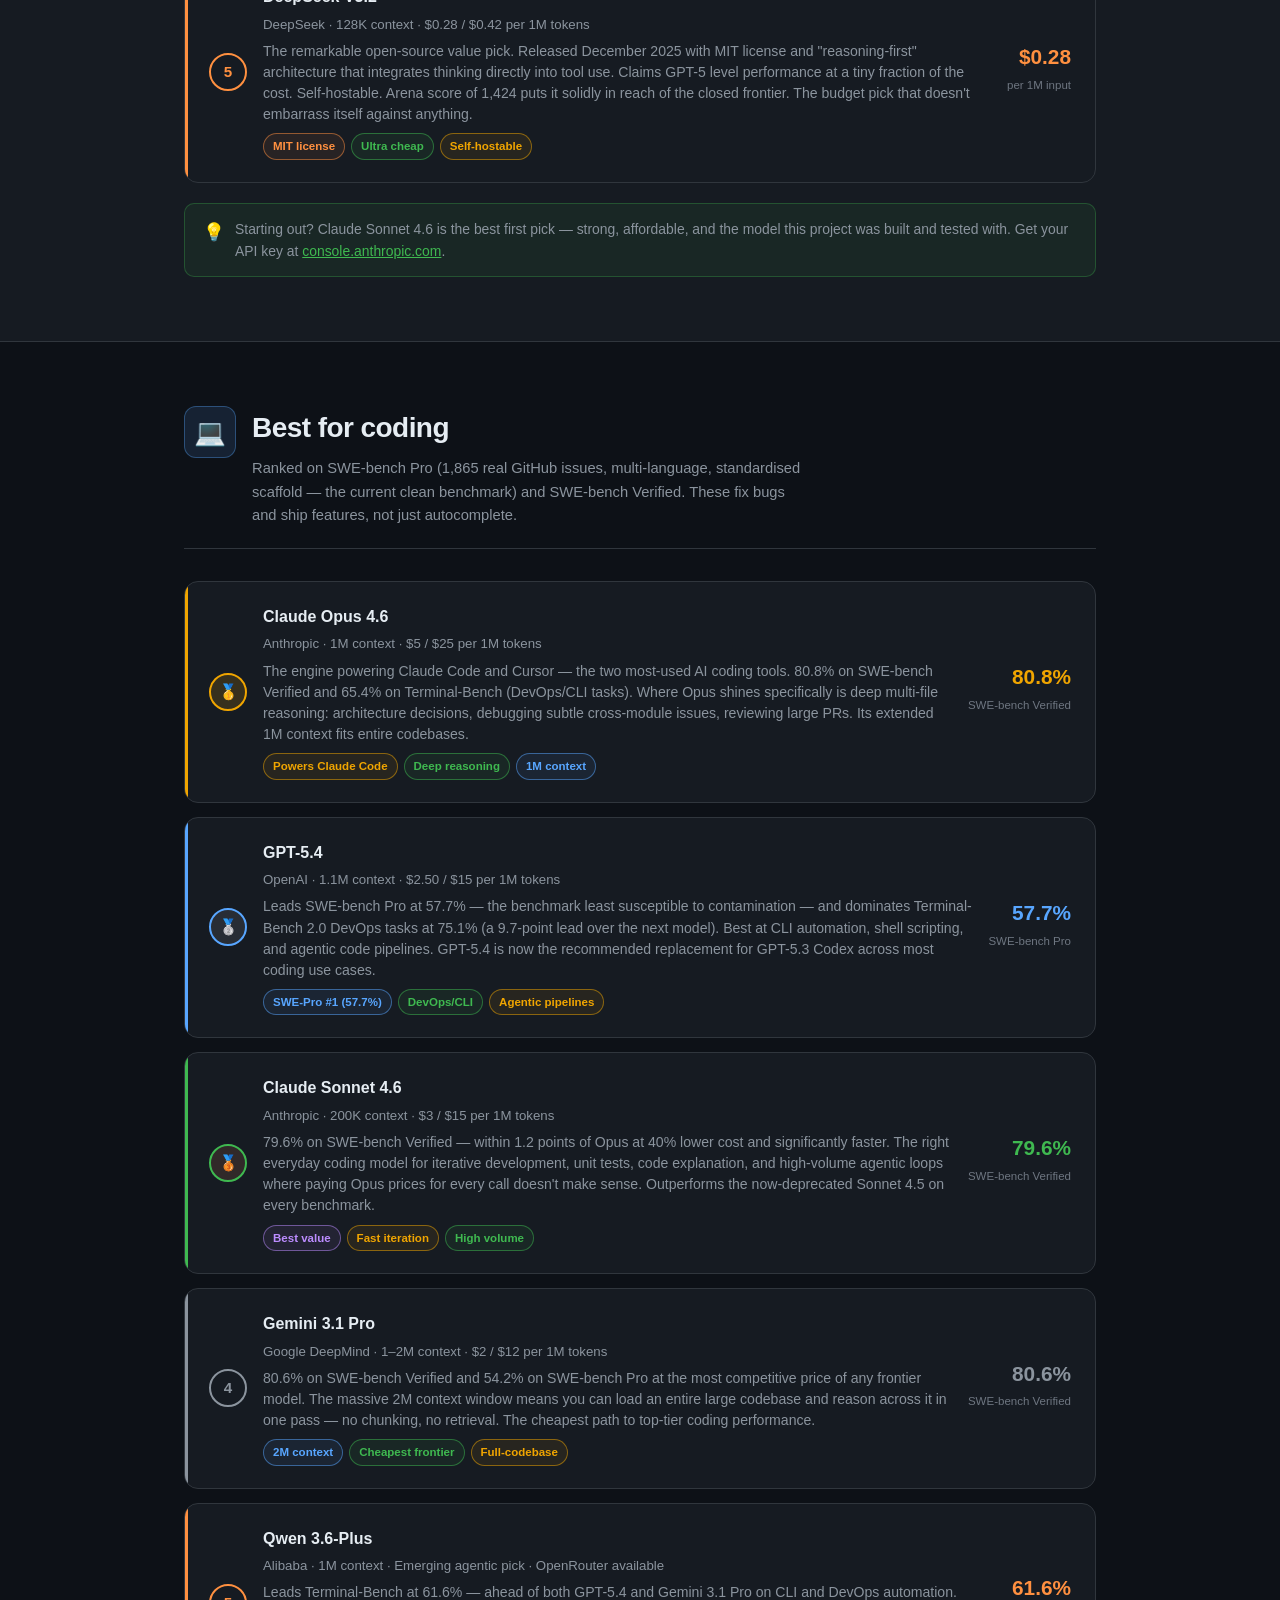
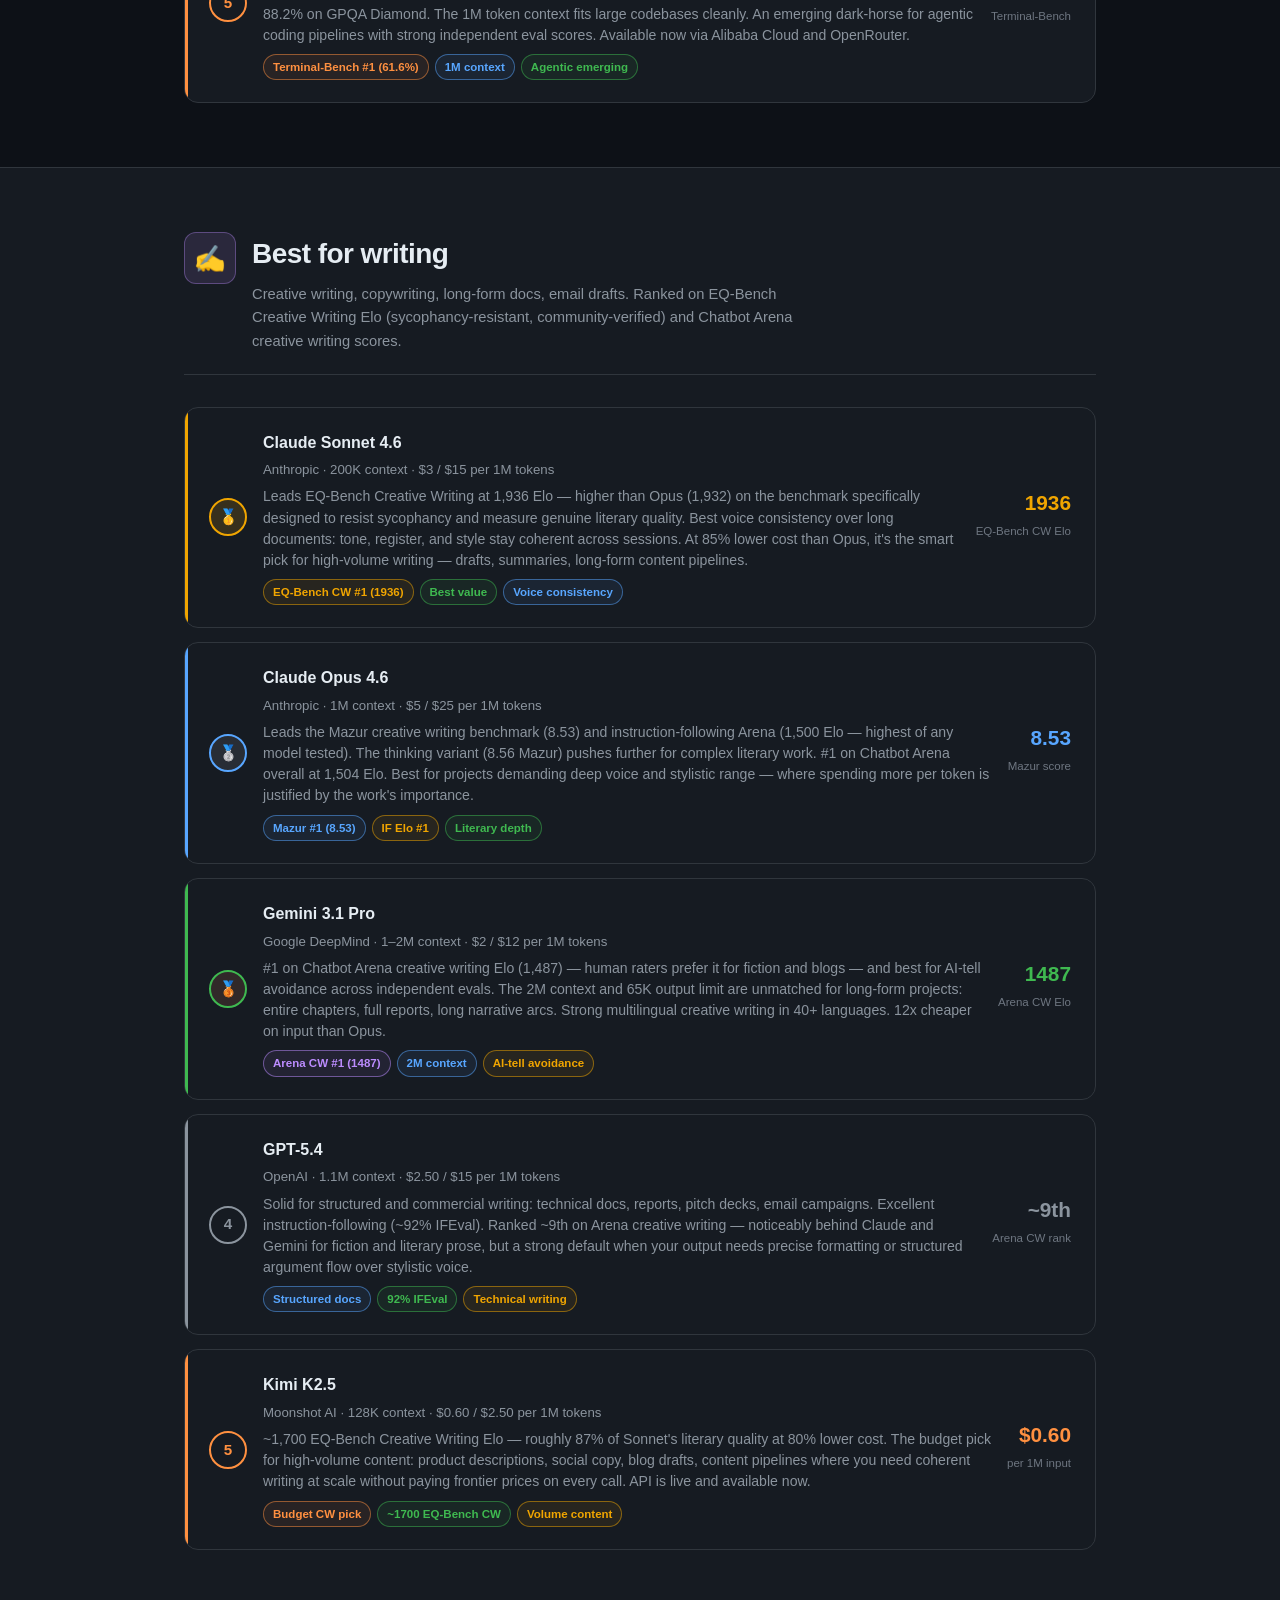
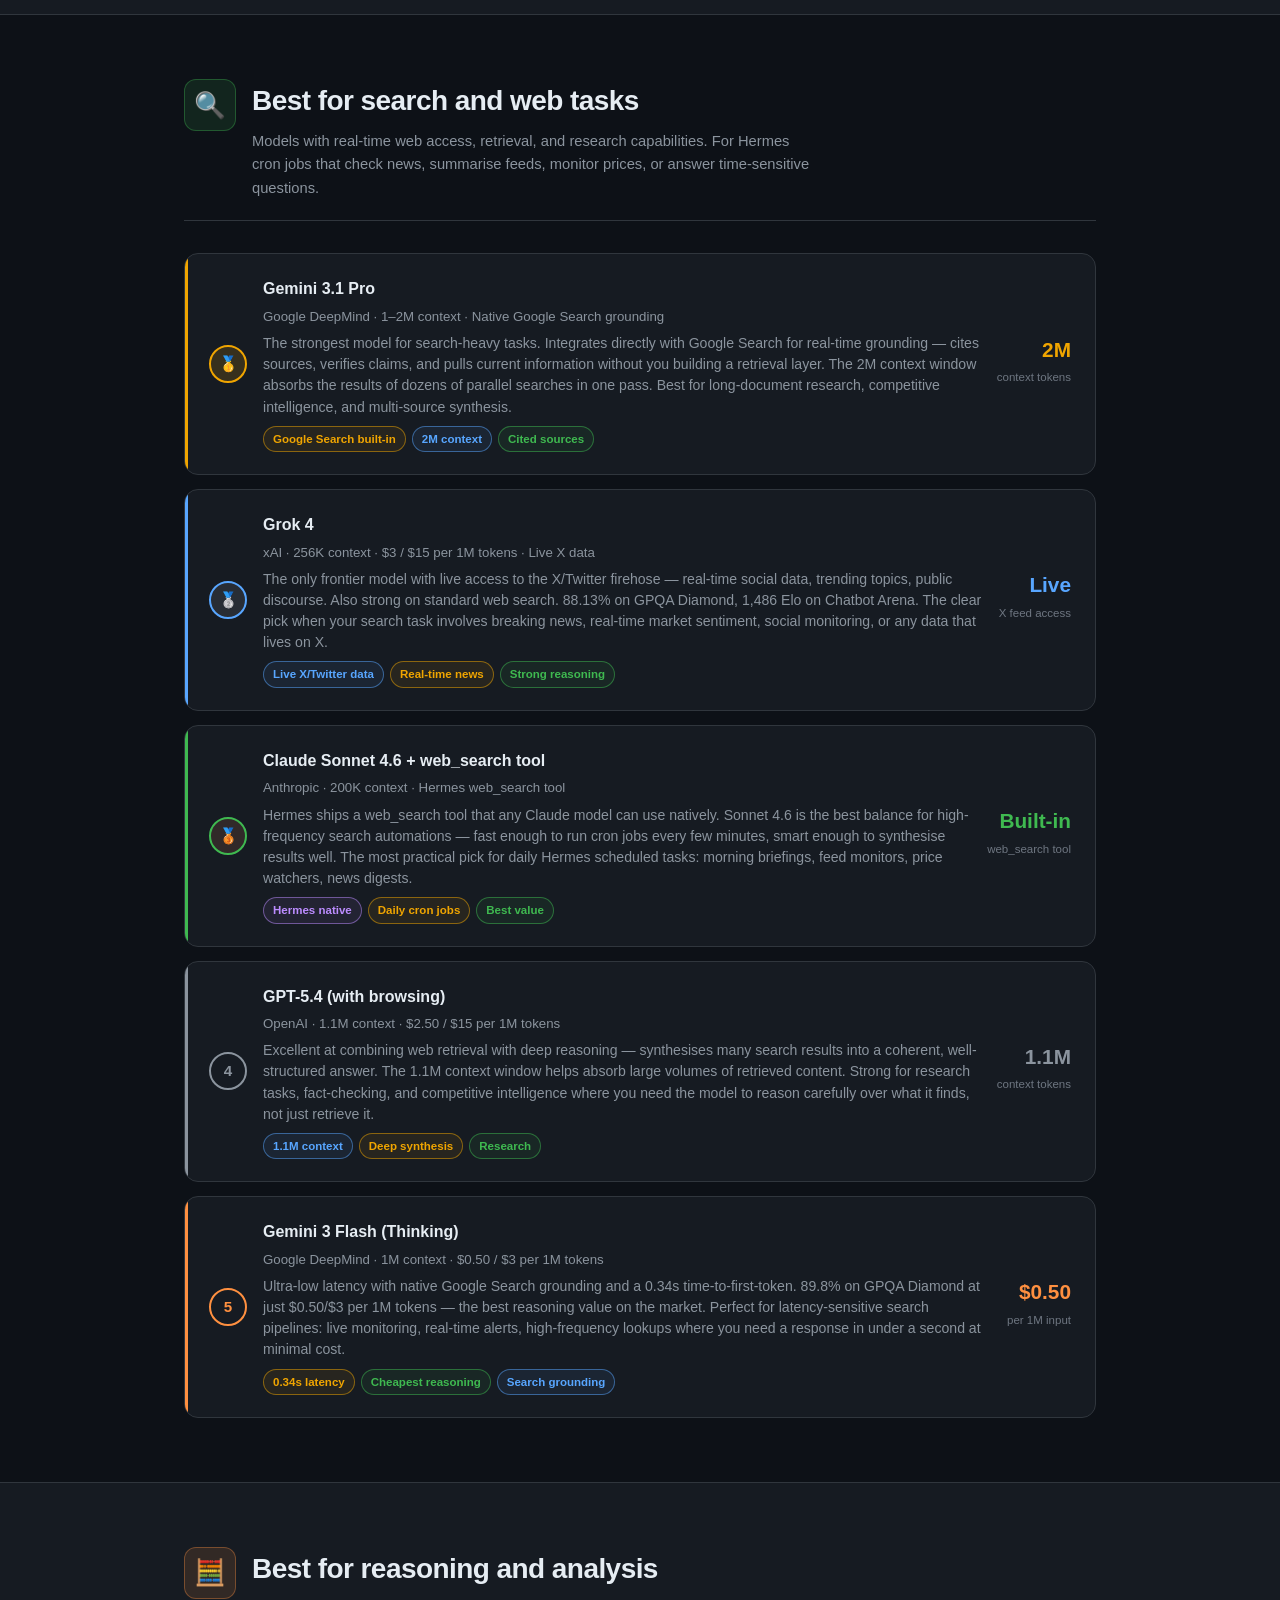
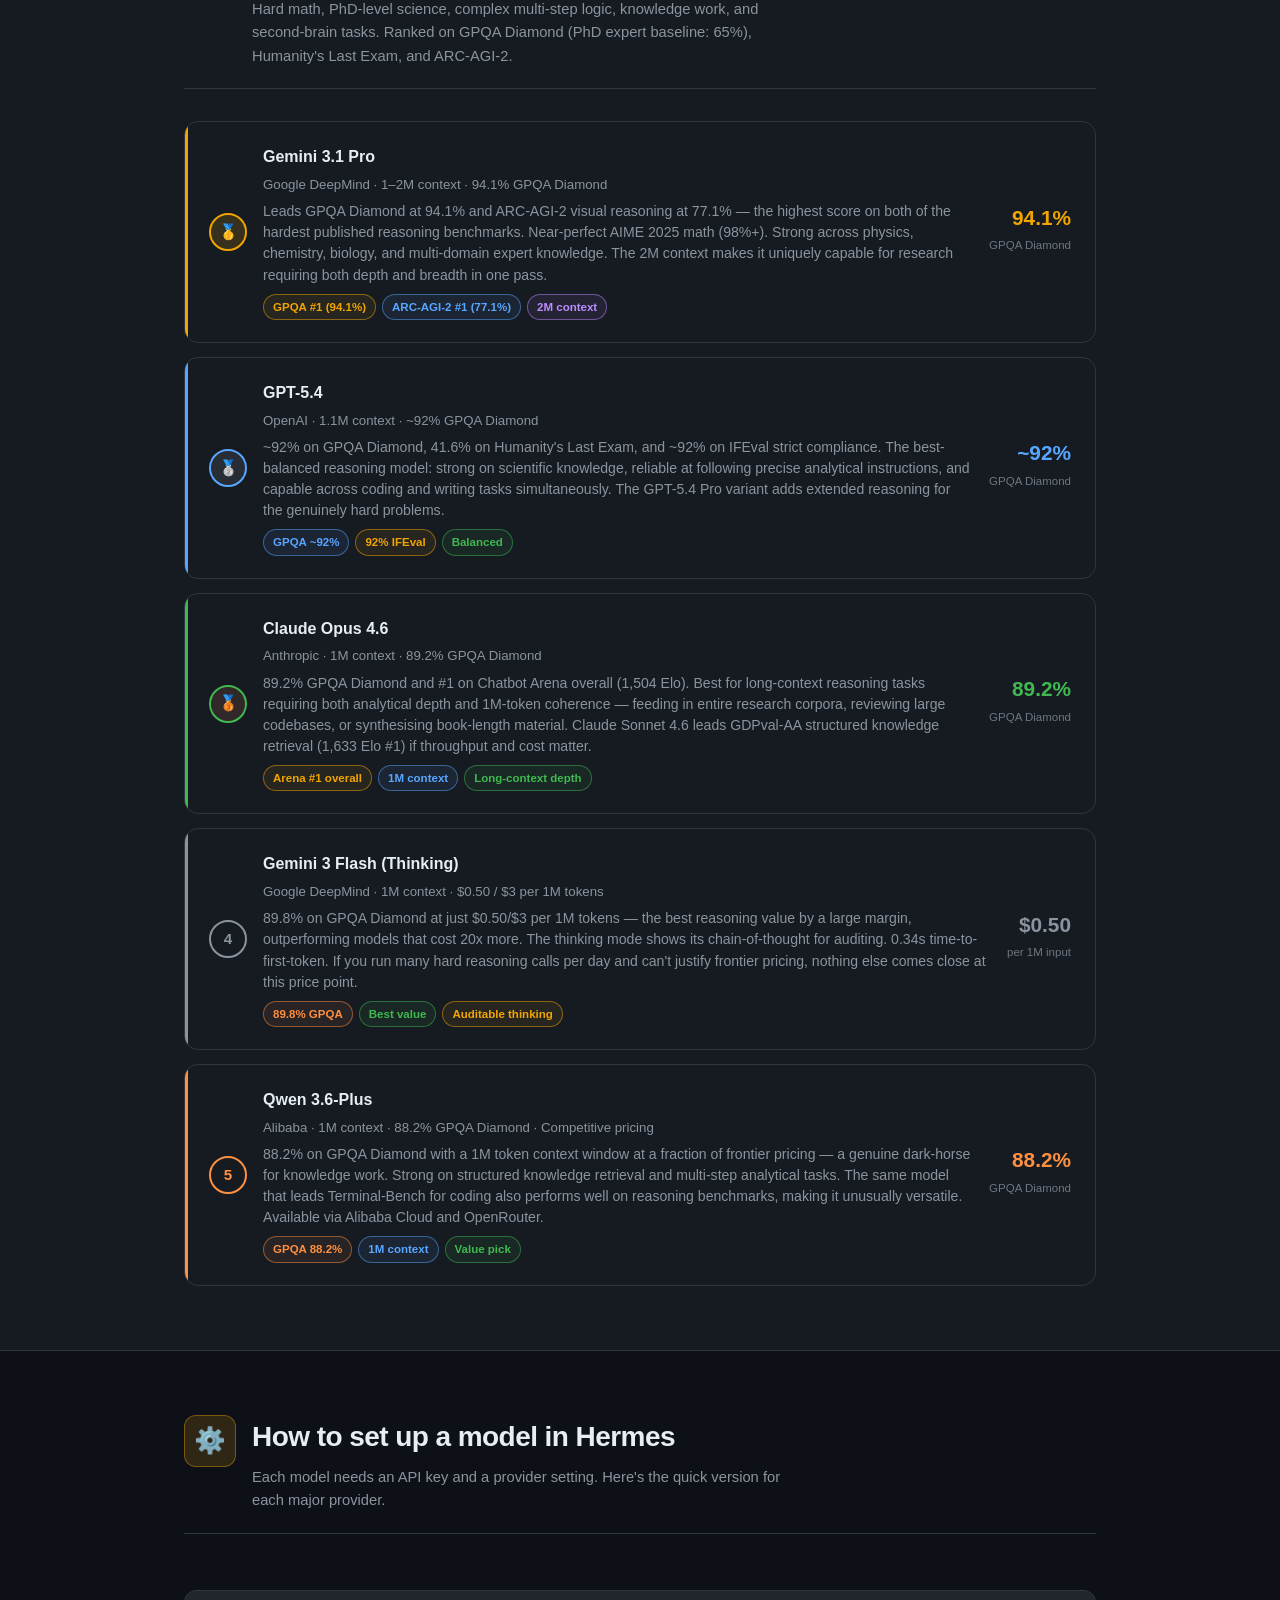
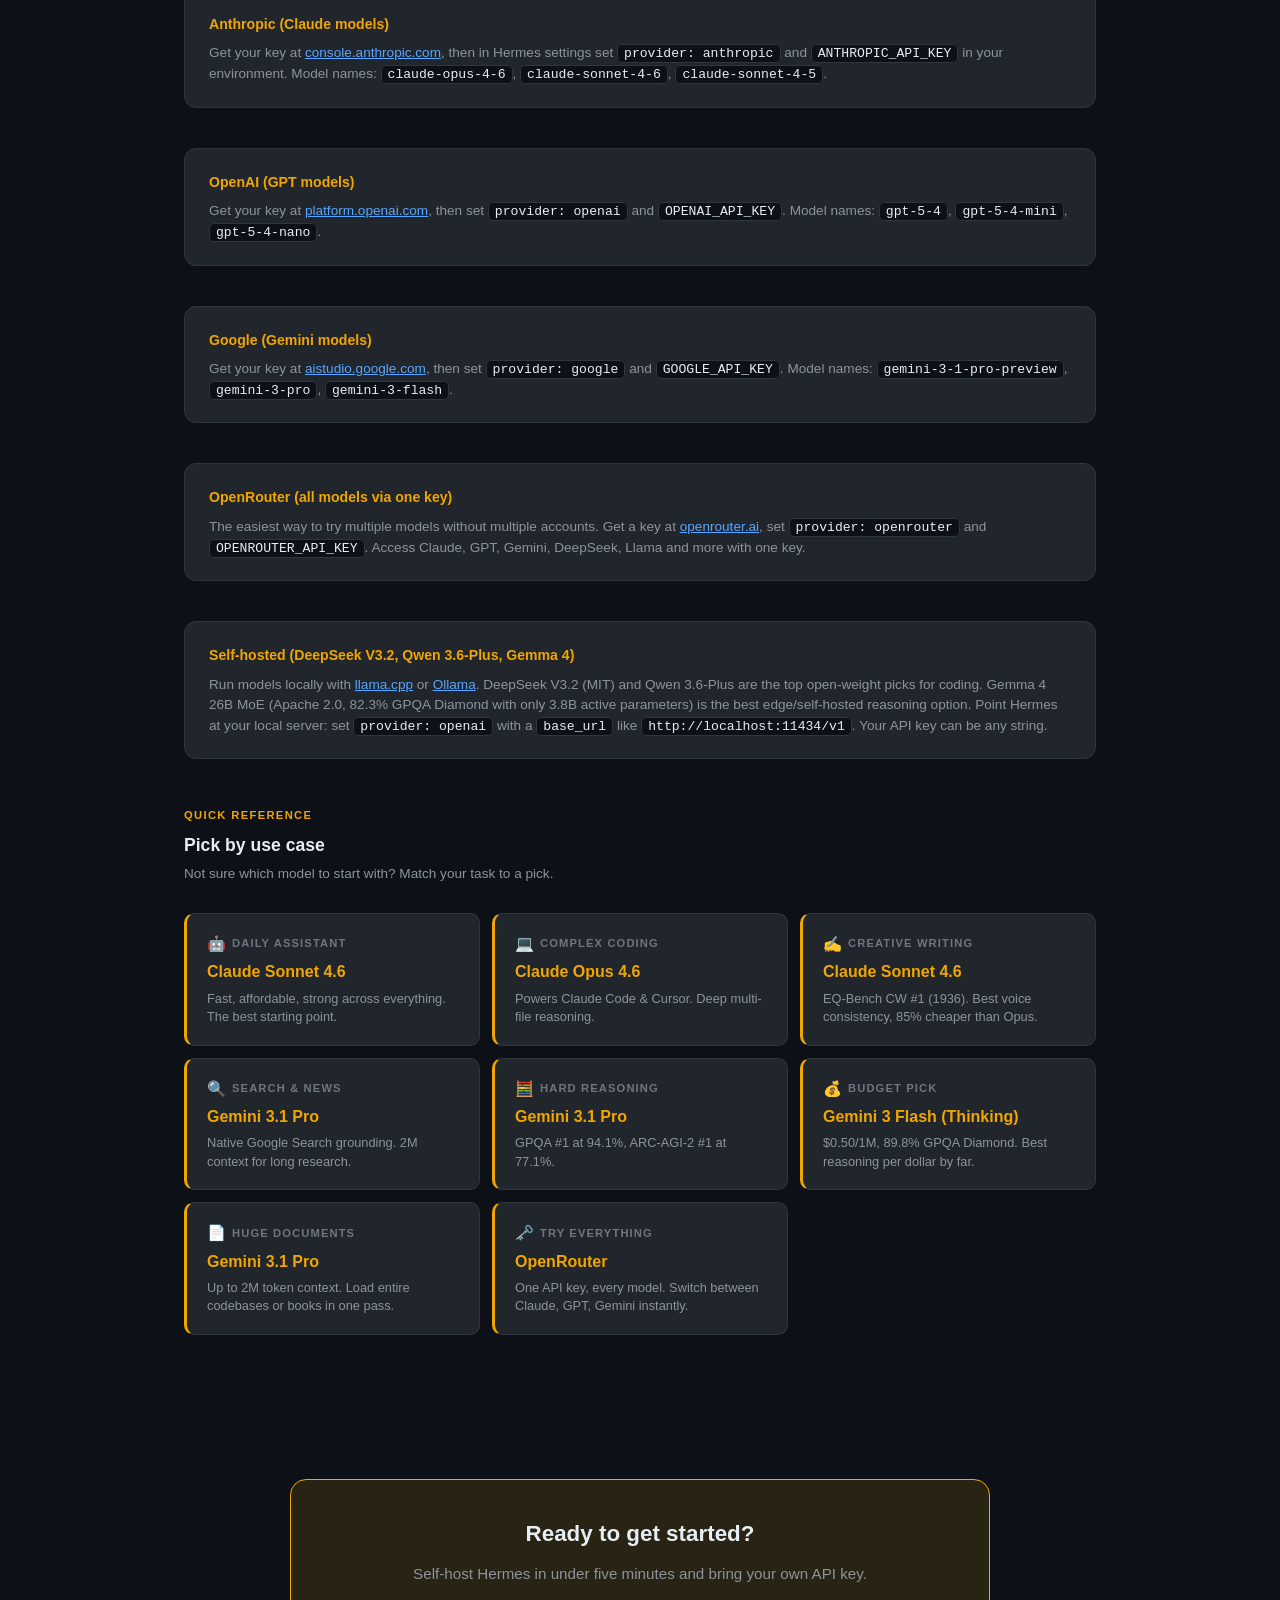
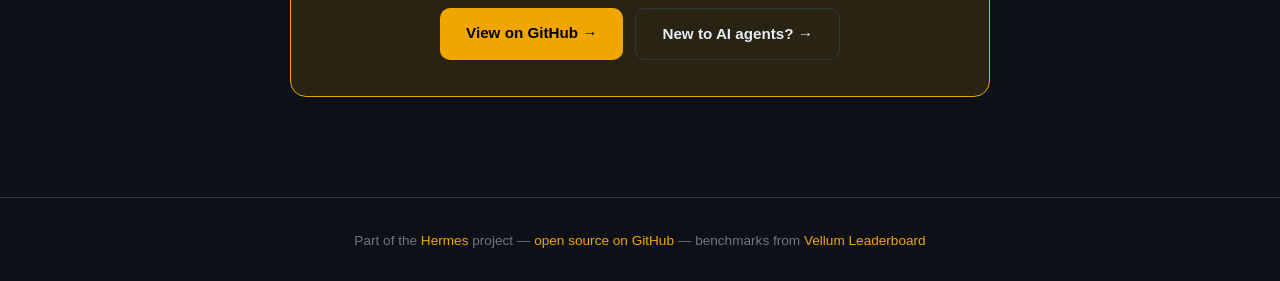
<file: models/index.html>
<!DOCTYPE html>
<html lang="en" data-theme="dark">
<head>
  <script>
    // Canonical URL: strip trailing index.html so links always show the clean path
    (function(){
      var p = window.location.pathname;
      if (p.endsWith('/index.html')) {
        var clean = p.slice(0, p.length - 'index.html'.length);
        window.history.replaceState(null, '', clean + window.location.search + window.location.hash);
      }
    })();
  </script>
<meta charset="UTF-8">
<meta name="viewport" content="width=device-width, initial-scale=1.0">
<title>Best AI Models for Hermes — 2026 Guide</title>
<meta name="description" content="The best AI models to use with Hermes in 2025 — top picks for coding, writing, web search, and all-around use.">
<style>
  :root {
    --bg-primary: #0d1117;
    --bg-secondary: #161b22;
    --bg-tertiary: #21262d;
    --bg-card: #161b22;
    --border: #30363d;
    --text-primary: #e6edf3;
    --text-secondary: #8b949e;
    --text-muted: #6e7681;
    --accent: #f0a500;
    --accent-dim: #c88800;
    --accent-glow: rgba(240,165,0,0.12);
    --green: #3fb950;
    --blue: #58a6ff;
    --purple: #bc8cff;
    --red: #f85149;
    --orange: #ff9040;
    --nav-height: 64px;
  }
  [data-theme="light"] nav {
    background: rgba(246, 248, 250, 0.95);
  }
  [data-theme="light"] {
    --bg-primary: #ffffff;
    --bg-secondary: #f6f8fa;
    --bg-tertiary: #eaeef2;
    --bg-card: #ffffff;
    --border: #d0d7de;
    --text-primary: #1f2328;
    --text-secondary: #656d76;
    --text-muted: #9198a1;
    --accent: #c07800;
    --accent-dim: #9a6200;
    --accent-glow: rgba(192,120,0,0.10);
  }

  *, *::before, *::after { box-sizing: border-box; margin: 0; padding: 0; }

  body {
    font-family: -apple-system, BlinkMacSystemFont, 'Segoe UI', sans-serif;
    background: var(--bg-primary);
    color: var(--text-primary);
    line-height: 1.6;
    min-height: 100vh;
  }

  /* NAV */
  nav {
    position: sticky;
    top: 0;
    height: var(--nav-height);
    background: rgba(13, 17, 23, 0.92);
    border-bottom: 1px solid var(--border);
    backdrop-filter: blur(12px);
    display: flex;
    align-items: center;
    justify-content: space-between;
    padding: 0 24px;
    z-index: 100;
  }
  .nav-logo {
    font-size: 1.1rem;
    font-weight: 700;
    color: var(--accent);
    text-decoration: none;
    display: flex;
    align-items: center;
    gap: 8px;
  }
  .nav-logo span { font-size: 1.4rem; }
  .nav-right { display: flex; align-items: center; gap: 12px; }
  .nav-back {
    color: var(--text-secondary);
    text-decoration: none;
    font-size: 0.85rem;
    display: flex;
    align-items: center;
    gap: 4px;
    transition: color 0.2s;
  }
  .nav-back:hover { color: var(--text-primary); }
  #theme-toggle {
    background: none;
    border: 1px solid var(--border);
    border-radius: 6px;
    padding: 6px 10px;
    cursor: pointer;
    font-size: 1rem;
    color: var(--text-primary);
    transition: border-color 0.2s;
  }
  #theme-toggle:hover { border-color: var(--accent); }
  .btn-cta {
    background: var(--accent);
    color: #000;
    border: none;
    border-radius: 8px;
    padding: 8px 18px;
    font-size: 0.85rem;
    font-weight: 600;
    cursor: pointer;
    text-decoration: none;
    transition: opacity 0.2s;
  }
  .btn-cta:hover { opacity: 0.85; }

  /* TAB NAV */
  .tab-bar {
    position: sticky;
    top: var(--nav-height);
    z-index: 90;
    background: var(--bg-secondary);
    border-bottom: 1px solid var(--border);
    padding: 0 24px;
    display: flex;
    gap: 4px;
    overflow-x: auto;
    scrollbar-width: none;
  }
  .tab-bar::-webkit-scrollbar { display: none; }
  .tab-pill {
    padding: 12px 18px;
    font-size: 0.88rem;
    font-weight: 600;
    color: var(--text-secondary);
    cursor: pointer;
    border-bottom: 2px solid transparent;
    white-space: nowrap;
    transition: color 0.2s, border-color 0.2s;
    text-decoration: none;
    display: block;
  }
  .tab-pill:hover { color: var(--text-primary); }
  .tab-pill.active { color: var(--accent); border-bottom-color: var(--accent); }

  /* HERO */
  .hero {
    text-align: center;
    padding: 72px 24px 56px;
    position: relative;
    overflow: hidden;
  }
  .hero::before {
    content: '';
    position: absolute;
    inset: 0;
    background: radial-gradient(ellipse 70% 50% at 50% 0%, rgba(240,165,0,0.07), transparent);
    pointer-events: none;
  }
  .hero-badge {
    display: inline-block;
    background: var(--accent-glow);
    border: 1px solid var(--accent);
    color: var(--accent);
    border-radius: 20px;
    padding: 4px 14px;
    font-size: 0.78rem;
    font-weight: 600;
    letter-spacing: 0.05em;
    text-transform: uppercase;
    margin-bottom: 20px;
  }
  .hero h1 {
    font-size: clamp(1.9rem, 4.5vw, 3.2rem);
    font-weight: 800;
    line-height: 1.2;
    margin-bottom: 14px;
    letter-spacing: -0.02em;
  }
  .hero h1 em { font-style: normal; color: var(--accent); }
  .hero-sub {
    font-size: clamp(0.95rem, 2.2vw, 1.15rem);
    color: var(--text-secondary);
    max-width: 580px;
    margin: 0 auto 20px;
  }
  .hero-note {
    font-size: 0.82rem;
    color: var(--text-muted);
    margin-top: 8px;
  }
  .hero-note a { color: var(--accent); text-decoration: none; }

  /* SECTION */
  .model-section {
    padding: 64px 24px;
    max-width: 960px;
    margin: 0 auto;
  }
  .model-section + .model-section { padding-top: 0; }
  .section-alt {
    background: var(--bg-secondary);
  }
  .section-alt .model-section { }

  .section-header {
    display: flex;
    align-items: flex-start;
    gap: 16px;
    margin-bottom: 32px;
    padding-bottom: 20px;
    border-bottom: 1px solid var(--border);
  }
  .section-icon {
    width: 52px;
    height: 52px;
    border-radius: 12px;
    display: flex;
    align-items: center;
    justify-content: center;
    font-size: 1.6rem;
    flex-shrink: 0;
  }
  .icon-gold { background: rgba(240,165,0,0.15); border: 1px solid rgba(240,165,0,0.4); }
  .icon-blue { background: rgba(88,166,255,0.12); border: 1px solid rgba(88,166,255,0.35); }
  .icon-green { background: rgba(63,185,80,0.12); border: 1px solid rgba(63,185,80,0.35); }
  .icon-purple { background: rgba(188,140,255,0.12); border: 1px solid rgba(188,140,255,0.35); }
  .icon-orange { background: rgba(255,144,64,0.12); border: 1px solid rgba(255,144,64,0.35); }

  .section-header-text h2 {
    font-size: clamp(1.3rem, 2.5vw, 1.75rem);
    font-weight: 700;
    margin-bottom: 6px;
    letter-spacing: -0.02em;
  }
  .section-header-text p {
    font-size: 0.92rem;
    color: var(--text-secondary);
    max-width: 560px;
  }

  /* MODEL CARDS */
  .model-list {
    display: grid;
    gap: 14px;
  }
  .model-card {
    background: var(--bg-card);
    border: 1px solid var(--border);
    border-radius: 14px;
    padding: 22px 24px;
    display: grid;
    grid-template-columns: auto 1fr auto;
    gap: 16px;
    align-items: center;
    transition: border-color 0.2s, transform 0.2s;
    position: relative;
    overflow: hidden;
  }
  .model-card:hover {
    border-color: var(--model-color, var(--accent));
    transform: translateY(-1px);
  }
  .model-card::before {
    content: '';
    position: absolute;
    left: 0;
    top: 0;
    bottom: 0;
    width: 3px;
    background: var(--model-color, var(--accent));
    border-radius: 14px 0 0 14px;
  }

  .rank-badge {
    width: 38px;
    height: 38px;
    border-radius: 50%;
    display: flex;
    align-items: center;
    justify-content: center;
    font-weight: 800;
    font-size: 0.95rem;
    flex-shrink: 0;
    border: 2px solid var(--model-color, var(--accent));
    color: var(--model-color, var(--accent));
    background: transparent;
  }
  .rank-badge.gold { background: rgba(240,165,0,0.15); }
  .rank-badge.silver { background: rgba(139,148,158,0.15); }
  .rank-badge.bronze { background: rgba(201,120,80,0.15); }

  .model-info h3 {
    font-size: 1rem;
    font-weight: 700;
    margin-bottom: 4px;
  }
  .model-info .model-meta {
    font-size: 0.83rem;
    color: var(--text-secondary);
    margin-bottom: 6px;
  }
  .model-info .model-why {
    font-size: 0.88rem;
    color: var(--text-secondary);
    line-height: 1.5;
  }
  .model-pills {
    display: flex;
    flex-wrap: wrap;
    gap: 6px;
    margin-top: 8px;
  }
  .pill {
    font-size: 0.72rem;
    font-weight: 600;
    padding: 3px 9px;
    border-radius: 20px;
    border: 1px solid var(--border);
    color: var(--text-muted);
    white-space: nowrap;
  }
  .pill.green { border-color: rgba(63,185,80,0.5); color: var(--green); background: rgba(63,185,80,0.08); }
  .pill.blue { border-color: rgba(88,166,255,0.5); color: var(--blue); background: rgba(88,166,255,0.08); }
  .pill.purple { border-color: rgba(188,140,255,0.5); color: var(--purple); background: rgba(188,140,255,0.08); }
  .pill.gold { border-color: rgba(240,165,0,0.5); color: var(--accent); background: rgba(240,165,0,0.08); }
  .pill.orange { border-color: rgba(255,144,64,0.5); color: var(--orange); background: rgba(255,144,64,0.08); }

  .model-score {
    text-align: right;
    flex-shrink: 0;
  }
  .score-val {
    font-size: 1.3rem;
    font-weight: 800;
    color: var(--model-color, var(--accent));
    display: block;
    line-height: 1;
    margin-bottom: 3px;
  }
  .score-label {
    font-size: 0.72rem;
    color: var(--text-muted);
    white-space: nowrap;
  }

  /* SETUP BOX */
  .setup-box {
    background: var(--bg-tertiary);
    border: 1px solid var(--border);
    border-radius: 12px;
    padding: 22px 24px;
    margin-top: 24px;
  }
  .setup-box h4 {
    font-size: 0.88rem;
    font-weight: 700;
    margin-bottom: 8px;
    color: var(--accent);
  }
  .setup-box p {
    font-size: 0.85rem;
    color: var(--text-secondary);
    line-height: 1.5;
  }
  .setup-box code {
    background: var(--bg-primary);
    border: 1px solid var(--border);
    border-radius: 5px;
    padding: 1px 6px;
    font-size: 0.82rem;
    font-family: 'SFMono-Regular', Consolas, monospace;
    color: var(--text-primary);
  }

  /* HOW TO PICK */

  .picker-grid {
    display: grid;
    grid-template-columns: repeat(auto-fit, minmax(220px, 1fr));
    gap: 12px;
    margin-top: 28px;
  }
  .picker-card {
    background: var(--bg-tertiary);
    border: 1px solid var(--border);
    border-left: 3px solid var(--accent);
    border-radius: 10px;
    padding: 18px 20px;
    display: flex;
    flex-direction: column;
    gap: 6px;
    transition: border-color 0.2s, box-shadow 0.2s, transform 0.15s;
  }
  .picker-card:hover {
    border-color: var(--accent);
    box-shadow: 0 4px 20px rgba(240,165,0,0.12);
    transform: translateY(-1px);
  }
  .picker-card .use-case {
    font-size: 0.7rem;
    font-weight: 700;
    text-transform: uppercase;
    letter-spacing: 0.1em;
    color: var(--text-muted);
    display: flex;
    align-items: center;
    gap: 6px;
  }
  .picker-card .use-case .uc-icon {
    font-size: 0.95rem;
    letter-spacing: 0;
  }
  .picker-card .recommendation {
    font-size: 1rem;
    font-weight: 800;
    color: var(--accent);
    line-height: 1.2;
  }
  .picker-card .why-short {
    font-size: 0.8rem;
    color: var(--text-secondary);
    line-height: 1.45;
    margin-top: 2px;
  }

  /* FREE TIER NOTE */
  .free-note {
    background: rgba(63,185,80,0.08);
    border: 1px solid rgba(63,185,80,0.3);
    border-radius: 10px;
    padding: 14px 18px;
    margin-top: 20px;
    font-size: 0.87rem;
    color: var(--text-secondary);
    display: flex;
    gap: 10px;
    align-items: flex-start;
  }
  .free-note .note-icon { font-size: 1.1rem; flex-shrink: 0; }

  /* CTA STRIP */
  .cta-strip {
    background: var(--accent-glow);
    border: 1px solid var(--accent);
    border-radius: 16px;
    padding: 36px 40px;
    text-align: center;
    margin: 40px auto;
    max-width: 700px;
  }
  .cta-strip h2 { font-size: 1.4rem; font-weight: 700; margin-bottom: 10px; }
  .cta-strip p { color: var(--text-secondary); margin-bottom: 22px; font-size: 0.95rem; }
  .cta-group { display: flex; gap: 12px; justify-content: center; flex-wrap: wrap; }
  .btn-primary {
    background: var(--accent);
    color: #000;
    font-weight: 700;
    padding: 13px 26px;
    border-radius: 10px;
    text-decoration: none;
    font-size: 0.95rem;
    transition: opacity 0.2s;
  }
  .btn-primary:hover { opacity: 0.85; }
  .btn-ghost {
    background: transparent;
    color: var(--text-primary);
    font-weight: 600;
    padding: 13px 26px;
    border-radius: 10px;
    text-decoration: none;
    font-size: 0.95rem;
    border: 1px solid var(--border);
    transition: border-color 0.2s;
  }
  .btn-ghost:hover { border-color: var(--accent); }

  /* FOOTER */
  footer {
    border-top: 1px solid var(--border);
    text-align: center;
    padding: 32px 24px;
    color: var(--text-muted);
    font-size: 0.85rem;
  }
  footer a { color: var(--accent); text-decoration: none; }

  /* DIVIDER */
  .section-divider { height: 1px; background: var(--border); }

  /* MOBILE */
  @media (max-width: 640px) {
    nav { padding: 0 16px; }
    .nav-back span { display: none; }
    .btn-cta { display: none; }
    .model-card { grid-template-columns: auto 1fr; }
    .model-score { display: none; }
    .tab-bar { padding: 0 12px; }
    .tab-pill { padding: 10px 14px; font-size: 0.82rem; }
    .section-header { flex-direction: column; gap: 12px; }
    .cta-strip { padding: 28px 20px; }
  }
  @media (max-width: 480px) {
    .picker-grid { grid-template-columns: 1fr 1fr; }
  }

  /* HAMBURGER + MOBILE MENU */
  .hamburger {
    display: none;
    flex-direction: column;
    gap: 5px;
    cursor: pointer;
    padding: 6px;
    border: 1px solid var(--border);
    border-radius: 6px;
    background: none;
    transition: border-color 0.15s;
    flex-shrink: 0;
  }
  .hamburger:hover { border-color: var(--accent); }
  .hamburger span {
    display: block;
    width: 20px;
    height: 2px;
    background: var(--text-secondary);
    border-radius: 2px;
    transition: transform 0.2s, opacity 0.2s;
  }
  .hamburger.open span:nth-child(1) { transform: translateY(7px) rotate(45deg); }
  .hamburger.open span:nth-child(2) { opacity: 0; }
  .hamburger.open span:nth-child(3) { transform: translateY(-7px) rotate(-45deg); }
  #models-mobile-menu {
    display: none;
    position: fixed;
    top: var(--nav-height);
    left: 0; right: 0;
    background: var(--bg-secondary);
    border-bottom: 1px solid var(--border);
    padding: 16px 24px;
    z-index: 999;
    flex-direction: column;
    gap: 4px;
  }
  #models-mobile-menu.open { display: flex; }
  #models-mobile-menu a {
    color: var(--text-secondary);
    font-size: 0.95rem;
    font-weight: 500;
    padding: 10px 12px;
    border-radius: 6px;
    transition: color 0.15s, background 0.15s;
    text-decoration: none;
  }
  #models-mobile-menu a:hover { color: var(--text-primary); background: var(--bg-tertiary); }
  #models-mobile-menu a.accent { color: var(--accent); }
  #models-mobile-menu .menu-divider {
    height: 1px;
    background: var(--border);
    margin: 4px 0;
  }
  @media (max-width: 640px) {
    .hamburger { display: flex; }
    .btn-cta { display: none; }
    .nav-back span { display: none; }
  }
</style>
</head>
<body>

<nav>
  <a href="../" class="nav-logo"><span>⚡</span> Hermes</a>
  <div class="nav-right">
    <a href="../" class="nav-back">← <span>Back to main site</span></a>
    <button id="theme-toggle" aria-label="Toggle theme">🌙</button>
    <a href="https://hermes-agent.nousresearch.com/docs/getting-started/installation" class="btn-cta" target="_blank">Get started →</a>
  </div>
  <button class="hamburger" id="models-hamburger" aria-label="Open menu" aria-expanded="false">
    <span></span><span></span><span></span>
  </button>
</nav>

<div id="models-mobile-menu">
  <a href="../">⚡ Hermes Home</a>
  <a href="../#why">Why Hermes</a>
  <a href="../#features">Features</a>
  <a href="../#compare">Compare</a>
  <a href="../#install">Install</a>
  <div class="menu-divider"></div>
  <a href="../eli5/" class="accent">🧠 ELI5 — What is Hermes?</a>
  <a href="../models/" class="accent">🤖 Best Models 2026</a>
  <a href="../community/" class="accent">🌎 Community</a>
  <a href="https://hermes-agent.nousresearch.com/docs/getting-started/installation" target="_blank" class="accent" style="margin-top:4px">Get started →</a>
</div>

<!-- TAB BAR -->
<div class="tab-bar">
  <a class="tab-pill active" href="#overall">🏆 Overall</a>
  <a class="tab-pill" href="#coding">💻 Coding</a>
  <a class="tab-pill" href="#writing">✍️ Writing</a>
  <a class="tab-pill" href="#search">🔍 Search</a>
  <a class="tab-pill" href="#reasoning">🧮 Reasoning</a>
  <a class="tab-pill" href="#howto">⚙️ How to configure</a>
</div>

<!-- HERO -->
<section class="hero">
  <div class="hero-badge">2026 Model Guide</div>
  <h1>Best AI models for <em>Hermes</em></h1>
  <p class="hero-sub">Top picks across coding, writing, search, and reasoning — so you know exactly what to plug in and why.</p>
  <p class="hero-note">Data from SWE-bench Pro, GPQA Diamond, Chatbot Arena, and BenchLM. Updated April 2026. <a href="https://lmarena.ai/leaderboard" target="_blank">Source →</a></p>
</section>

<!-- =========================================
     OVERALL
     ========================================= -->
<div id="overall" class="section-alt">
  <div class="model-section">
    <div class="section-header">
      <div class="section-icon icon-gold">🏆</div>
      <div class="section-header-text">
        <h2>Overall best models</h2>
        <p>Great at everything. If you only pick one, pick from here. These handle coding, writing, research, and reasoning with minimal trade-offs.</p>
      </div>
    </div>

    <div class="model-list">
      <!-- #1 -->
      <div class="model-card" style="--model-color: #f0a500;">
        <div class="rank-badge gold">🥇</div>
        <div class="model-info">
          <h3>Claude Opus 4.6</h3>
          <div class="model-meta">Anthropic &middot; 1M context &middot; $5 / $25 per 1M tokens</div>
          <div class="model-why">#1 on Chatbot Arena with 1,504 Elo — the highest score of any publicly available model. Leads instruction-following, long-form work, and agentic tasks. The thinking variant pushes even further. Slower than Sonnet but makes fewer mistakes on genuinely hard problems. Use it for your most important work.</div>
          <div class="model-pills">
            <span class="pill gold">Arena #1 (1504 Elo)</span>
            <span class="pill green">Best all-rounder</span>
            <span class="pill blue">1M context</span>
          </div>
        </div>
        <div class="model-score">
          <span class="score-val">1504</span>
          <span class="score-label">Arena Elo</span>
        </div>
      </div>

      <!-- #2 -->
      <div class="model-card" style="--model-color: #4a9eff;">
        <div class="rank-badge silver">🥈</div>
        <div class="model-info">
          <h3>Gemini 3.1 Pro</h3>
          <div class="model-meta">Google DeepMind &middot; 1–2M context &middot; $2 / $12 per 1M tokens</div>
          <div class="model-why">#4 on Chatbot Arena (1,492 Elo), #1 on GPQA Diamond reasoning (94.1%), and #1 on creative writing Arena scores. Exceptional value — at $2/$12 per 1M tokens it matches or beats models costing 4–10x more. The 2M context variant handles entire codebases and book-length documents. Currently in preview.</div>
          <div class="model-pills">
            <span class="pill blue">GPQA #1 (94.1%)</span>
            <span class="pill green">Best value</span>
            <span class="pill purple">2M context</span>
          </div>
        </div>
        <div class="model-score">
          <span class="score-val">1492</span>
          <span class="score-label">Arena Elo</span>
        </div>
      </div>

      <!-- #3 -->
      <div class="model-card" style="--model-color: #3fb950;">
        <div class="rank-badge bronze">🥉</div>
        <div class="model-info">
          <h3>GPT-5.4</h3>
          <div class="model-meta">OpenAI &middot; 1.1M context &middot; $2.50 / $15 per 1M tokens</div>
          <div class="model-why">OpenAI's flagship released March 2026. Leads SWE-bench Pro coding (57.7%) and Terminal-Bench DevOps (75.1%). Solid GPQA Diamond (91.67%). The 1.1M token context window is among the largest of any frontier model, and it costs less per token than Opus. Best pick when you need breadth across coding, writing, and reasoning at a reasonable price.</div>
          <div class="model-pills">
            <span class="pill gold">SWE-Pro #1</span>
            <span class="pill blue">1.1M context</span>
            <span class="pill green">Coding + reasoning</span>
          </div>
        </div>
        <div class="model-score">
          <span class="score-val">1484</span>
          <span class="score-label">Arena Elo</span>
        </div>
      </div>

      <!-- #4 -->
      <div class="model-card" style="--model-color: #8b949e;">
        <div class="rank-badge">4</div>
        <div class="model-info">
          <h3>Claude Sonnet 4.6</h3>
          <div class="model-meta">Anthropic &middot; 200K context &middot; $3 / $15 per 1M tokens</div>
          <div class="model-why">The fast, smart everyday workhorse. 87.5% on GPQA Diamond, 79.6% on SWE-bench Verified, 1,462 Elo on Chatbot Arena. Nearly as capable as Opus at lower cost and higher speed. The right choice for high-volume tasks — daily summaries, coding, research — where you need quality without always paying Opus prices.</div>
          <div class="model-pills">
            <span class="pill green">Great value</span>
            <span class="pill blue">Low latency</span>
            <span class="pill gold">Reliable</span>
          </div>
        </div>
        <div class="model-score">
          <span class="score-val">1462</span>
          <span class="score-label">Arena Elo</span>
        </div>
      </div>

      <!-- #5 -->
      <div class="model-card" style="--model-color: #ff9040;">
        <div class="rank-badge">5</div>
        <div class="model-info">
          <h3>DeepSeek V3.2</h3>
          <div class="model-meta">DeepSeek &middot; 128K context &middot; $0.28 / $0.42 per 1M tokens</div>
          <div class="model-why">The remarkable open-source value pick. Released December 2025 with MIT license and "reasoning-first" architecture that integrates thinking directly into tool use. Claims GPT-5 level performance at a tiny fraction of the cost. Self-hostable. Arena score of 1,424 puts it solidly in reach of the closed frontier. The budget pick that doesn't embarrass itself against anything.</div>
          <div class="model-pills">
            <span class="pill orange">MIT license</span>
            <span class="pill green">Ultra cheap</span>
            <span class="pill gold">Self-hostable</span>
          </div>
        </div>
        <div class="model-score">
          <span class="score-val">$0.28</span>
          <span class="score-label">per 1M input</span>
        </div>
      </div>
    </div>

    <div class="free-note">
      <span class="note-icon">💡</span>
      <span>Starting out? Claude Sonnet 4.6 is the best first pick — strong, affordable, and the model this project was built and tested with. Get your API key at <a href="https://console.anthropic.com" target="_blank" style="color:var(--green)">console.anthropic.com</a>.</span>
    </div>
  </div>
</div>

<div class="section-divider"></div>

<!-- =========================================
     CODING
     ========================================= -->
<div id="coding">
  <div class="model-section">
    <div class="section-header">
      <div class="section-icon icon-blue">💻</div>
      <div class="section-header-text">
        <h2>Best for coding</h2>
        <p>Ranked on SWE-bench Pro (1,865 real GitHub issues, multi-language, standardised scaffold — the current clean benchmark) and SWE-bench Verified. These fix bugs and ship features, not just autocomplete.</p>
      </div>
    </div>

    <div class="model-list">
      <div class="model-card" style="--model-color: #f0a500;">
        <div class="rank-badge gold">🥇</div>
        <div class="model-info">
          <h3>Claude Opus 4.6</h3>
          <div class="model-meta">Anthropic &middot; 1M context &middot; $5 / $25 per 1M tokens</div>
          <div class="model-why">The engine powering Claude Code and Cursor — the two most-used AI coding tools. 80.8% on SWE-bench Verified and 65.4% on Terminal-Bench (DevOps/CLI tasks). Where Opus shines specifically is deep multi-file reasoning: architecture decisions, debugging subtle cross-module issues, reviewing large PRs. Its extended 1M context fits entire codebases.</div>
          <div class="model-pills">
            <span class="pill gold">Powers Claude Code</span>
            <span class="pill green">Deep reasoning</span>
            <span class="pill blue">1M context</span>
          </div>
        </div>
        <div class="model-score">
          <span class="score-val">80.8%</span>
          <span class="score-label">SWE-bench Verified</span>
        </div>
      </div>

      <div class="model-card" style="--model-color: #58a6ff;">
        <div class="rank-badge silver">🥈</div>
        <div class="model-info">
          <h3>GPT-5.4</h3>
          <div class="model-meta">OpenAI &middot; 1.1M context &middot; $2.50 / $15 per 1M tokens</div>
          <div class="model-why">Leads SWE-bench Pro at 57.7% — the benchmark least susceptible to contamination — and dominates Terminal-Bench 2.0 DevOps tasks at 75.1% (a 9.7-point lead over the next model). Best at CLI automation, shell scripting, and agentic code pipelines. GPT-5.4 is now the recommended replacement for GPT-5.3 Codex across most coding use cases.</div>
          <div class="model-pills">
            <span class="pill blue">SWE-Pro #1 (57.7%)</span>
            <span class="pill green">DevOps/CLI</span>
            <span class="pill gold">Agentic pipelines</span>
          </div>
        </div>
        <div class="model-score">
          <span class="score-val">57.7%</span>
          <span class="score-label">SWE-bench Pro</span>
        </div>
      </div>

      <div class="model-card" style="--model-color: #3fb950;">
        <div class="rank-badge bronze">🥉</div>
        <div class="model-info">
          <h3>Claude Sonnet 4.6</h3>
          <div class="model-meta">Anthropic &middot; 200K context &middot; $3 / $15 per 1M tokens</div>
          <div class="model-why">79.6% on SWE-bench Verified — within 1.2 points of Opus at 40% lower cost and significantly faster. The right everyday coding model for iterative development, unit tests, code explanation, and high-volume agentic loops where paying Opus prices for every call doesn't make sense. Outperforms the now-deprecated Sonnet 4.5 on every benchmark.</div>
          <div class="model-pills">
            <span class="pill purple">Best value</span>
            <span class="pill gold">Fast iteration</span>
            <span class="pill green">High volume</span>
          </div>
        </div>
        <div class="model-score">
          <span class="score-val">79.6%</span>
          <span class="score-label">SWE-bench Verified</span>
        </div>
      </div>

      <div class="model-card" style="--model-color: #8b949e;">
        <div class="rank-badge">4</div>
        <div class="model-info">
          <h3>Gemini 3.1 Pro</h3>
          <div class="model-meta">Google DeepMind &middot; 1–2M context &middot; $2 / $12 per 1M tokens</div>
          <div class="model-why">80.6% on SWE-bench Verified and 54.2% on SWE-bench Pro at the most competitive price of any frontier model. The massive 2M context window means you can load an entire large codebase and reason across it in one pass — no chunking, no retrieval. The cheapest path to top-tier coding performance.</div>
          <div class="model-pills">
            <span class="pill blue">2M context</span>
            <span class="pill green">Cheapest frontier</span>
            <span class="pill gold">Full-codebase</span>
          </div>
        </div>
        <div class="model-score">
          <span class="score-val">80.6%</span>
          <span class="score-label">SWE-bench Verified</span>
        </div>
      </div>

      <div class="model-card" style="--model-color: #ff9040;">
        <div class="rank-badge">5</div>
        <div class="model-info">
          <h3>Qwen 3.6-Plus</h3>
          <div class="model-meta">Alibaba &middot; 1M context &middot; Emerging agentic pick &middot; OpenRouter available</div>
          <div class="model-why">Leads Terminal-Bench at 61.6% — ahead of both GPT-5.4 and Gemini 3.1 Pro on CLI and DevOps automation. 88.2% on GPQA Diamond. The 1M token context fits large codebases cleanly. An emerging dark-horse for agentic coding pipelines with strong independent eval scores. Available now via Alibaba Cloud and OpenRouter.</div>
          <div class="model-pills">
            <span class="pill orange">Terminal-Bench #1 (61.6%)</span>
            <span class="pill blue">1M context</span>
            <span class="pill green">Agentic emerging</span>
          </div>
        </div>
        <div class="model-score">
          <span class="score-val">61.6%</span>
          <span class="score-label">Terminal-Bench</span>
        </div>
      </div>
    </div>
  </div>
</div>

<div class="section-divider"></div>

<!-- =========================================
     WRITING
     ========================================= -->
<div id="writing" class="section-alt">
  <div class="model-section">
    <div class="section-header">
      <div class="section-icon icon-purple">✍️</div>
      <div class="section-header-text">
        <h2>Best for writing</h2>
        <p>Creative writing, copywriting, long-form docs, email drafts. Ranked on EQ-Bench Creative Writing Elo (sycophancy-resistant, community-verified) and Chatbot Arena creative writing scores.</p>
      </div>
    </div>

    <div class="model-list">
      <div class="model-card" style="--model-color: #f0a500;">
        <div class="rank-badge gold">🥇</div>
        <div class="model-info">
          <h3>Claude Sonnet 4.6</h3>
          <div class="model-meta">Anthropic &middot; 200K context &middot; $3 / $15 per 1M tokens</div>
          <div class="model-why">Leads EQ-Bench Creative Writing at 1,936 Elo — higher than Opus (1,932) on the benchmark specifically designed to resist sycophancy and measure genuine literary quality. Best voice consistency over long documents: tone, register, and style stay coherent across sessions. At 85% lower cost than Opus, it's the smart pick for high-volume writing — drafts, summaries, long-form content pipelines.</div>
          <div class="model-pills">
            <span class="pill gold">EQ-Bench CW #1 (1936)</span>
            <span class="pill green">Best value</span>
            <span class="pill blue">Voice consistency</span>
          </div>
        </div>
        <div class="model-score">
          <span class="score-val">1936</span>
          <span class="score-label">EQ-Bench CW Elo</span>
        </div>
      </div>

      <div class="model-card" style="--model-color: #58a6ff;">
        <div class="rank-badge silver">🥈</div>
        <div class="model-info">
          <h3>Claude Opus 4.6</h3>
          <div class="model-meta">Anthropic &middot; 1M context &middot; $5 / $25 per 1M tokens</div>
          <div class="model-why">Leads the Mazur creative writing benchmark (8.53) and instruction-following Arena (1,500 Elo — highest of any model tested). The thinking variant (8.56 Mazur) pushes further for complex literary work. #1 on Chatbot Arena overall at 1,504 Elo. Best for projects demanding deep voice and stylistic range — where spending more per token is justified by the work's importance.</div>
          <div class="model-pills">
            <span class="pill blue">Mazur #1 (8.53)</span>
            <span class="pill gold">IF Elo #1</span>
            <span class="pill green">Literary depth</span>
          </div>
        </div>
        <div class="model-score">
          <span class="score-val">8.53</span>
          <span class="score-label">Mazur score</span>
        </div>
      </div>

      <div class="model-card" style="--model-color: #3fb950;">
        <div class="rank-badge bronze">🥉</div>
        <div class="model-info">
          <h3>Gemini 3.1 Pro</h3>
          <div class="model-meta">Google DeepMind &middot; 1–2M context &middot; $2 / $12 per 1M tokens</div>
          <div class="model-why">#1 on Chatbot Arena creative writing Elo (1,487) — human raters prefer it for fiction and blogs — and best for AI-tell avoidance across independent evals. The 2M context and 65K output limit are unmatched for long-form projects: entire chapters, full reports, long narrative arcs. Strong multilingual creative writing in 40+ languages. 12x cheaper on input than Opus.</div>
          <div class="model-pills">
            <span class="pill purple">Arena CW #1 (1487)</span>
            <span class="pill blue">2M context</span>
            <span class="pill gold">AI-tell avoidance</span>
          </div>
        </div>
        <div class="model-score">
          <span class="score-val">1487</span>
          <span class="score-label">Arena CW Elo</span>
        </div>
      </div>

      <div class="model-card" style="--model-color: #8b949e;">
        <div class="rank-badge">4</div>
        <div class="model-info">
          <h3>GPT-5.4</h3>
          <div class="model-meta">OpenAI &middot; 1.1M context &middot; $2.50 / $15 per 1M tokens</div>
          <div class="model-why">Solid for structured and commercial writing: technical docs, reports, pitch decks, email campaigns. Excellent instruction-following (~92% IFEval). Ranked ~9th on Arena creative writing — noticeably behind Claude and Gemini for fiction and literary prose, but a strong default when your output needs precise formatting or structured argument flow over stylistic voice.</div>
          <div class="model-pills">
            <span class="pill blue">Structured docs</span>
            <span class="pill green">92% IFEval</span>
            <span class="pill gold">Technical writing</span>
          </div>
        </div>
        <div class="model-score">
          <span class="score-val">~9th</span>
          <span class="score-label">Arena CW rank</span>
        </div>
      </div>

      <div class="model-card" style="--model-color: #ff9040;">
        <div class="rank-badge">5</div>
        <div class="model-info">
          <h3>Kimi K2.5</h3>
          <div class="model-meta">Moonshot AI &middot; 128K context &middot; $0.60 / $2.50 per 1M tokens</div>
          <div class="model-why">~1,700 EQ-Bench Creative Writing Elo — roughly 87% of Sonnet's literary quality at 80% lower cost. The budget pick for high-volume content: product descriptions, social copy, blog drafts, content pipelines where you need coherent writing at scale without paying frontier prices on every call. API is live and available now.</div>
          <div class="model-pills">
            <span class="pill orange">Budget CW pick</span>
            <span class="pill green">~1700 EQ-Bench CW</span>
            <span class="pill gold">Volume content</span>
          </div>
        </div>
        <div class="model-score">
          <span class="score-val">$0.60</span>
          <span class="score-label">per 1M input</span>
        </div>
      </div>
    </div>
  </div>
</div>

<div class="section-divider"></div>

<!-- =========================================
     SEARCH / WEB
     ========================================= -->
<div id="search">
  <div class="model-section">
    <div class="section-header">
      <div class="section-icon icon-green">🔍</div>
      <div class="section-header-text">
        <h2>Best for search and web tasks</h2>
        <p>Models with real-time web access, retrieval, and research capabilities. For Hermes cron jobs that check news, summarise feeds, monitor prices, or answer time-sensitive questions.</p>
      </div>
    </div>

    <div class="model-list">
      <div class="model-card" style="--model-color: #f0a500;">
        <div class="rank-badge gold">🥇</div>
        <div class="model-info">
          <h3>Gemini 3.1 Pro</h3>
          <div class="model-meta">Google DeepMind &middot; 1–2M context &middot; Native Google Search grounding</div>
          <div class="model-why">The strongest model for search-heavy tasks. Integrates directly with Google Search for real-time grounding — cites sources, verifies claims, and pulls current information without you building a retrieval layer. The 2M context window absorbs the results of dozens of parallel searches in one pass. Best for long-document research, competitive intelligence, and multi-source synthesis.</div>
          <div class="model-pills">
            <span class="pill gold">Google Search built-in</span>
            <span class="pill blue">2M context</span>
            <span class="pill green">Cited sources</span>
          </div>
        </div>
        <div class="model-score">
          <span class="score-val">2M</span>
          <span class="score-label">context tokens</span>
        </div>
      </div>

      <div class="model-card" style="--model-color: #58a6ff;">
        <div class="rank-badge silver">🥈</div>
        <div class="model-info">
          <h3>Grok 4</h3>
          <div class="model-meta">xAI &middot; 256K context &middot; $3 / $15 per 1M tokens &middot; Live X data</div>
          <div class="model-why">The only frontier model with live access to the X/Twitter firehose — real-time social data, trending topics, public discourse. Also strong on standard web search. 88.13% on GPQA Diamond, 1,486 Elo on Chatbot Arena. The clear pick when your search task involves breaking news, real-time market sentiment, social monitoring, or any data that lives on X.</div>
          <div class="model-pills">
            <span class="pill blue">Live X/Twitter data</span>
            <span class="pill gold">Real-time news</span>
            <span class="pill green">Strong reasoning</span>
          </div>
        </div>
        <div class="model-score">
          <span class="score-val">Live</span>
          <span class="score-label">X feed access</span>
        </div>
      </div>

      <div class="model-card" style="--model-color: #3fb950;">
        <div class="rank-badge bronze">🥉</div>
        <div class="model-info">
          <h3>Claude Sonnet 4.6 + web_search tool</h3>
          <div class="model-meta">Anthropic &middot; 200K context &middot; Hermes web_search tool</div>
          <div class="model-why">Hermes ships a web_search tool that any Claude model can use natively. Sonnet 4.6 is the best balance for high-frequency search automations — fast enough to run cron jobs every few minutes, smart enough to synthesise results well. The most practical pick for daily Hermes scheduled tasks: morning briefings, feed monitors, price watchers, news digests.</div>
          <div class="model-pills">
            <span class="pill purple">Hermes native</span>
            <span class="pill gold">Daily cron jobs</span>
            <span class="pill green">Best value</span>
          </div>
        </div>
        <div class="model-score">
          <span class="score-val">Built-in</span>
          <span class="score-label">web_search tool</span>
        </div>
      </div>

      <div class="model-card" style="--model-color: #8b949e;">
        <div class="rank-badge">4</div>
        <div class="model-info">
          <h3>GPT-5.4 (with browsing)</h3>
          <div class="model-meta">OpenAI &middot; 1.1M context &middot; $2.50 / $15 per 1M tokens</div>
          <div class="model-why">Excellent at combining web retrieval with deep reasoning — synthesises many search results into a coherent, well-structured answer. The 1.1M context window helps absorb large volumes of retrieved content. Strong for research tasks, fact-checking, and competitive intelligence where you need the model to reason carefully over what it finds, not just retrieve it.</div>
          <div class="model-pills">
            <span class="pill blue">1.1M context</span>
            <span class="pill gold">Deep synthesis</span>
            <span class="pill green">Research</span>
          </div>
        </div>
        <div class="model-score">
          <span class="score-val">1.1M</span>
          <span class="score-label">context tokens</span>
        </div>
      </div>

      <div class="model-card" style="--model-color: #ff9040;">
        <div class="rank-badge">5</div>
        <div class="model-info">
          <h3>Gemini 3 Flash (Thinking)</h3>
          <div class="model-meta">Google DeepMind &middot; 1M context &middot; $0.50 / $3 per 1M tokens</div>
          <div class="model-why">Ultra-low latency with native Google Search grounding and a 0.34s time-to-first-token. 89.8% on GPQA Diamond at just $0.50/$3 per 1M tokens — the best reasoning value on the market. Perfect for latency-sensitive search pipelines: live monitoring, real-time alerts, high-frequency lookups where you need a response in under a second at minimal cost.</div>
          <div class="model-pills">
            <span class="pill gold">0.34s latency</span>
            <span class="pill green">Cheapest reasoning</span>
            <span class="pill blue">Search grounding</span>
          </div>
        </div>
        <div class="model-score">
          <span class="score-val">$0.50</span>
          <span class="score-label">per 1M input</span>
        </div>
      </div>
    </div>
  </div>
</div>

<div class="section-divider"></div>

<!-- =========================================
     REASONING
     ========================================= -->
<div id="reasoning" class="section-alt">
  <div class="model-section">
    <div class="section-header">
      <div class="section-icon icon-orange">🧮</div>
      <div class="section-header-text">
        <h2>Best for reasoning and analysis</h2>
        <p>Hard math, PhD-level science, complex multi-step logic, knowledge work, and second-brain tasks. Ranked on GPQA Diamond (PhD expert baseline: 65%), Humanity's Last Exam, and ARC-AGI-2.</p>
      </div>
    </div>

    <div class="model-list">
      <div class="model-card" style="--model-color: #f0a500;">
        <div class="rank-badge gold">🥇</div>
        <div class="model-info">
          <h3>Gemini 3.1 Pro</h3>
          <div class="model-meta">Google DeepMind &middot; 1–2M context &middot; 94.1% GPQA Diamond</div>
          <div class="model-why">Leads GPQA Diamond at 94.1% and ARC-AGI-2 visual reasoning at 77.1% — the highest score on both of the hardest published reasoning benchmarks. Near-perfect AIME 2025 math (98%+). Strong across physics, chemistry, biology, and multi-domain expert knowledge. The 2M context makes it uniquely capable for research requiring both depth and breadth in one pass.</div>
          <div class="model-pills">
            <span class="pill gold">GPQA #1 (94.1%)</span>
            <span class="pill blue">ARC-AGI-2 #1 (77.1%)</span>
            <span class="pill purple">2M context</span>
          </div>
        </div>
        <div class="model-score">
          <span class="score-val">94.1%</span>
          <span class="score-label">GPQA Diamond</span>
        </div>
      </div>

      <div class="model-card" style="--model-color: #58a6ff;">
        <div class="rank-badge silver">🥈</div>
        <div class="model-info">
          <h3>GPT-5.4</h3>
          <div class="model-meta">OpenAI &middot; 1.1M context &middot; ~92% GPQA Diamond</div>
          <div class="model-why">~92% on GPQA Diamond, 41.6% on Humanity's Last Exam, and ~92% on IFEval strict compliance. The best-balanced reasoning model: strong on scientific knowledge, reliable at following precise analytical instructions, and capable across coding and writing tasks simultaneously. The GPT-5.4 Pro variant adds extended reasoning for the genuinely hard problems.</div>
          <div class="model-pills">
            <span class="pill blue">GPQA ~92%</span>
            <span class="pill gold">92% IFEval</span>
            <span class="pill green">Balanced</span>
          </div>
        </div>
        <div class="model-score">
          <span class="score-val">~92%</span>
          <span class="score-label">GPQA Diamond</span>
        </div>
      </div>

      <div class="model-card" style="--model-color: #3fb950;">
        <div class="rank-badge bronze">🥉</div>
        <div class="model-info">
          <h3>Claude Opus 4.6</h3>
          <div class="model-meta">Anthropic &middot; 1M context &middot; 89.2% GPQA Diamond</div>
          <div class="model-why">89.2% GPQA Diamond and #1 on Chatbot Arena overall (1,504 Elo). Best for long-context reasoning tasks requiring both analytical depth and 1M-token coherence — feeding in entire research corpora, reviewing large codebases, or synthesising book-length material. Claude Sonnet 4.6 leads GDPval-AA structured knowledge retrieval (1,633 Elo #1) if throughput and cost matter.</div>
          <div class="model-pills">
            <span class="pill gold">Arena #1 overall</span>
            <span class="pill blue">1M context</span>
            <span class="pill green">Long-context depth</span>
          </div>
        </div>
        <div class="model-score">
          <span class="score-val">89.2%</span>
          <span class="score-label">GPQA Diamond</span>
        </div>
      </div>

      <div class="model-card" style="--model-color: #8b949e;">
        <div class="rank-badge">4</div>
        <div class="model-info">
          <h3>Gemini 3 Flash (Thinking)</h3>
          <div class="model-meta">Google DeepMind &middot; 1M context &middot; $0.50 / $3 per 1M tokens</div>
          <div class="model-why">89.8% on GPQA Diamond at just $0.50/$3 per 1M tokens — the best reasoning value by a large margin, outperforming models that cost 20x more. The thinking mode shows its chain-of-thought for auditing. 0.34s time-to-first-token. If you run many hard reasoning calls per day and can't justify frontier pricing, nothing else comes close at this price point.</div>
          <div class="model-pills">
            <span class="pill orange">89.8% GPQA</span>
            <span class="pill green">Best value</span>
            <span class="pill gold">Auditable thinking</span>
          </div>
        </div>
        <div class="model-score">
          <span class="score-val">$0.50</span>
          <span class="score-label">per 1M input</span>
        </div>
      </div>

      <div class="model-card" style="--model-color: #ff9040;">
        <div class="rank-badge">5</div>
        <div class="model-info">
          <h3>Qwen 3.6-Plus</h3>
          <div class="model-meta">Alibaba &middot; 1M context &middot; 88.2% GPQA Diamond &middot; Competitive pricing</div>
          <div class="model-why">88.2% on GPQA Diamond with a 1M token context window at a fraction of frontier pricing — a genuine dark-horse for knowledge work. Strong on structured knowledge retrieval and multi-step analytical tasks. The same model that leads Terminal-Bench for coding also performs well on reasoning benchmarks, making it unusually versatile. Available via Alibaba Cloud and OpenRouter.</div>
          <div class="model-pills">
            <span class="pill orange">GPQA 88.2%</span>
            <span class="pill blue">1M context</span>
            <span class="pill green">Value pick</span>
          </div>
        </div>
        <div class="model-score">
          <span class="score-val">88.2%</span>
          <span class="score-label">GPQA Diamond</span>
        </div>
      </div>
    </div>
  </div>
</div>

<div class="section-divider"></div>

<!-- =========================================
     HOW TO CONFIGURE
     ========================================= -->
<div id="howto">
  <div class="model-section">
    <div class="section-header">
      <div class="section-icon icon-gold">⚙️</div>
      <div class="section-header-text">
        <h2>How to set up a model in Hermes</h2>
        <p>Each model needs an API key and a provider setting. Here's the quick version for each major provider.</p>
      </div>
    </div>

    <div style="display:grid;gap:16px;">
      <div class="setup-box">
        <h4>Anthropic (Claude models)</h4>
        <p>Get your key at <a href="https://console.anthropic.com" target="_blank" style="color:var(--blue)">console.anthropic.com</a>, then in Hermes settings set <code>provider: anthropic</code> and <code>ANTHROPIC_API_KEY</code> in your environment. Model names: <code>claude-opus-4-6</code>, <code>claude-sonnet-4-6</code>, <code>claude-sonnet-4-5</code>.</p>
      </div>
      <div class="setup-box">
        <h4>OpenAI (GPT models)</h4>
        <p>Get your key at <a href="https://platform.openai.com" target="_blank" style="color:var(--blue)">platform.openai.com</a>, then set <code>provider: openai</code> and <code>OPENAI_API_KEY</code>. Model names: <code>gpt-5-4</code>, <code>gpt-5-4-mini</code>, <code>gpt-5-4-nano</code>.</p>
      </div>
      <div class="setup-box">
        <h4>Google (Gemini models)</h4>
        <p>Get your key at <a href="https://aistudio.google.com" target="_blank" style="color:var(--blue)">aistudio.google.com</a>, then set <code>provider: google</code> and <code>GOOGLE_API_KEY</code>. Model names: <code>gemini-3-1-pro-preview</code>, <code>gemini-3-pro</code>, <code>gemini-3-flash</code>.</p>
      </div>
      <div class="setup-box">
        <h4>OpenRouter (all models via one key)</h4>
        <p>The easiest way to try multiple models without multiple accounts. Get a key at <a href="https://openrouter.ai" target="_blank" style="color:var(--blue)">openrouter.ai</a>, set <code>provider: openrouter</code> and <code>OPENROUTER_API_KEY</code>. Access Claude, GPT, Gemini, DeepSeek, Llama and more with one key.</p>
      </div>
      <div class="setup-box">
        <h4>Self-hosted (DeepSeek V3.2, Qwen 3.6-Plus, Gemma 4)</h4>
        <p>Run models locally with <a href="https://github.com/ggerganov/llama.cpp" target="_blank" style="color:var(--blue)">llama.cpp</a> or <a href="https://ollama.ai" target="_blank" style="color:var(--blue)">Ollama</a>. DeepSeek V3.2 (MIT) and Qwen 3.6-Plus are the top open-weight picks for coding. Gemma 4 26B MoE (Apache 2.0, 82.3% GPQA Diamond with only 3.8B active parameters) is the best edge/self-hosted reasoning option. Point Hermes at your local server: set <code>provider: openai</code> with a <code>base_url</code> like <code>http://localhost:11434/v1</code>. Your API key can be any string.</p>
      </div>
    </div>

    <!-- QUICK PICKER -->
    <div style="margin-top:48px;">
      <div style="margin-bottom:20px;">
        <div class="section-label" style="font-size:0.7rem;font-weight:700;letter-spacing:0.12em;text-transform:uppercase;color:var(--accent);margin-bottom:6px;">Quick reference</div>
        <div style="font-size:1.1rem;font-weight:700;color:var(--text-primary);margin-bottom:4px;">Pick by use case</div>
        <div style="font-size:0.85rem;color:var(--text-secondary);">Not sure which model to start with? Match your task to a pick.</div>
      </div>
      <div class="picker-grid">
        <div class="picker-card">
          <div class="use-case"><span class="uc-icon">🤖</span> Daily assistant</div>
          <div class="recommendation">Claude Sonnet 4.6</div>
          <div class="why-short">Fast, affordable, strong across everything. The best starting point.</div>
        </div>
        <div class="picker-card">
          <div class="use-case"><span class="uc-icon">💻</span> Complex coding</div>
          <div class="recommendation">Claude Opus 4.6</div>
          <div class="why-short">Powers Claude Code &amp; Cursor. Deep multi-file reasoning.</div>
        </div>
        <div class="picker-card">
          <div class="use-case"><span class="uc-icon">✍️</span> Creative writing</div>
          <div class="recommendation">Claude Sonnet 4.6</div>
          <div class="why-short">EQ-Bench CW #1 (1936). Best voice consistency, 85% cheaper than Opus.</div>
        </div>
        <div class="picker-card">
          <div class="use-case"><span class="uc-icon">🔍</span> Search &amp; news</div>
          <div class="recommendation">Gemini 3.1 Pro</div>
          <div class="why-short">Native Google Search grounding. 2M context for long research.</div>
        </div>
        <div class="picker-card">
          <div class="use-case"><span class="uc-icon">🧮</span> Hard reasoning</div>
          <div class="recommendation">Gemini 3.1 Pro</div>
          <div class="why-short">GPQA #1 at 94.1%, ARC-AGI-2 #1 at 77.1%.</div>
        </div>
        <div class="picker-card">
          <div class="use-case"><span class="uc-icon">💰</span> Budget pick</div>
          <div class="recommendation">Gemini 3 Flash (Thinking)</div>
          <div class="why-short">$0.50/1M, 89.8% GPQA Diamond. Best reasoning per dollar by far.</div>
        </div>
        <div class="picker-card">
          <div class="use-case"><span class="uc-icon">📄</span> Huge documents</div>
          <div class="recommendation">Gemini 3.1 Pro</div>
          <div class="why-short">Up to 2M token context. Load entire codebases or books in one pass.</div>
        </div>
        <div class="picker-card">
          <div class="use-case"><span class="uc-icon">🗝️</span> Try everything</div>
          <div class="recommendation">OpenRouter</div>
          <div class="why-short">One API key, every model. Switch between Claude, GPT, Gemini instantly.</div>
        </div>
      </div>
    </div>
  </div>
</div>

<!-- CTA -->
<div style="padding:40px 24px 60px;max-width:960px;margin:0 auto;">
  <div class="cta-strip">
    <h2>Ready to get started?</h2>
    <p>Self-host Hermes in under five minutes and bring your own API key.</p>
    <div class="cta-group">
      <a href="https://github.com/nesquena/hermes-webui" class="btn-primary" target="_blank">View on GitHub →</a>
      <a href="../eli5/" class="btn-ghost">New to AI agents? →</a>
    </div>
  </div>
</div>

<footer>
  <p>Part of the <a href="../">Hermes</a> project &mdash; <a href="https://github.com/nesquena/hermes-webui" target="_blank">open source on GitHub</a> &mdash; benchmarks from <a href="https://www.vellum.ai/llm-leaderboard" target="_blank">Vellum Leaderboard</a></p>
</footer>

<script>
  var themeToggle = document.getElementById('theme-toggle');
  function setTheme(t) {
    document.documentElement.setAttribute('data-theme', t);
    localStorage.setItem('theme', t);
    themeToggle.textContent = t === 'light' ? '🌙' : '☀️';
  }
  themeToggle.addEventListener('click', function() {
    setTheme(document.documentElement.getAttribute('data-theme') === 'dark' ? 'light' : 'dark');
  });
  var saved = localStorage.getItem('theme');
  if (saved) setTheme(saved);

  // Hamburger
  var modelsHam = document.getElementById('models-hamburger');
  var modelsMenu = document.getElementById('models-mobile-menu');
  if (modelsHam && modelsMenu) {
    modelsHam.addEventListener('click', function() {
      var open = modelsMenu.classList.toggle('open');
      modelsHam.classList.toggle('open', open);
      modelsHam.setAttribute('aria-expanded', open);
    });
    document.addEventListener('click', function(e) {
      if (!modelsHam.contains(e.target) && !modelsMenu.contains(e.target)) {
        modelsMenu.classList.remove('open');
        modelsHam.classList.remove('open');
        modelsHam.setAttribute('aria-expanded', 'false');
      }
    });
  }

  // Tab bar scroll-to-section
  document.querySelectorAll('.tab-pill[href^="#"]').forEach(function(link) {
    link.addEventListener('click', function(e) {
      e.preventDefault();
      var target = document.querySelector(this.getAttribute('href'));
      if (target) {
        var offset = 64 + 46; // nav + tab bar
        var top = target.getBoundingClientRect().top + window.scrollY - offset;
        window.scrollTo({ top: top, behavior: 'smooth' });
      }
      document.querySelectorAll('.tab-pill').forEach(function(p) { p.classList.remove('active'); });
      this.classList.add('active');
    });
  });

  // Update active tab on scroll
  var sections = ['overall','coding','writing','search','reasoning','howto'];
  window.addEventListener('scroll', function() {
    var scrollY = window.scrollY + 120;
    var current = sections[0];
    sections.forEach(function(id) {
      var el = document.getElementById(id);
      if (el && el.getBoundingClientRect().top + window.scrollY <= scrollY) current = id;
    });
    document.querySelectorAll('.tab-pill').forEach(function(p) {
      p.classList.toggle('active', p.getAttribute('href') === '#' + current);
    });
  }, { passive: true });
</script>
</body>
</html>
</file>
